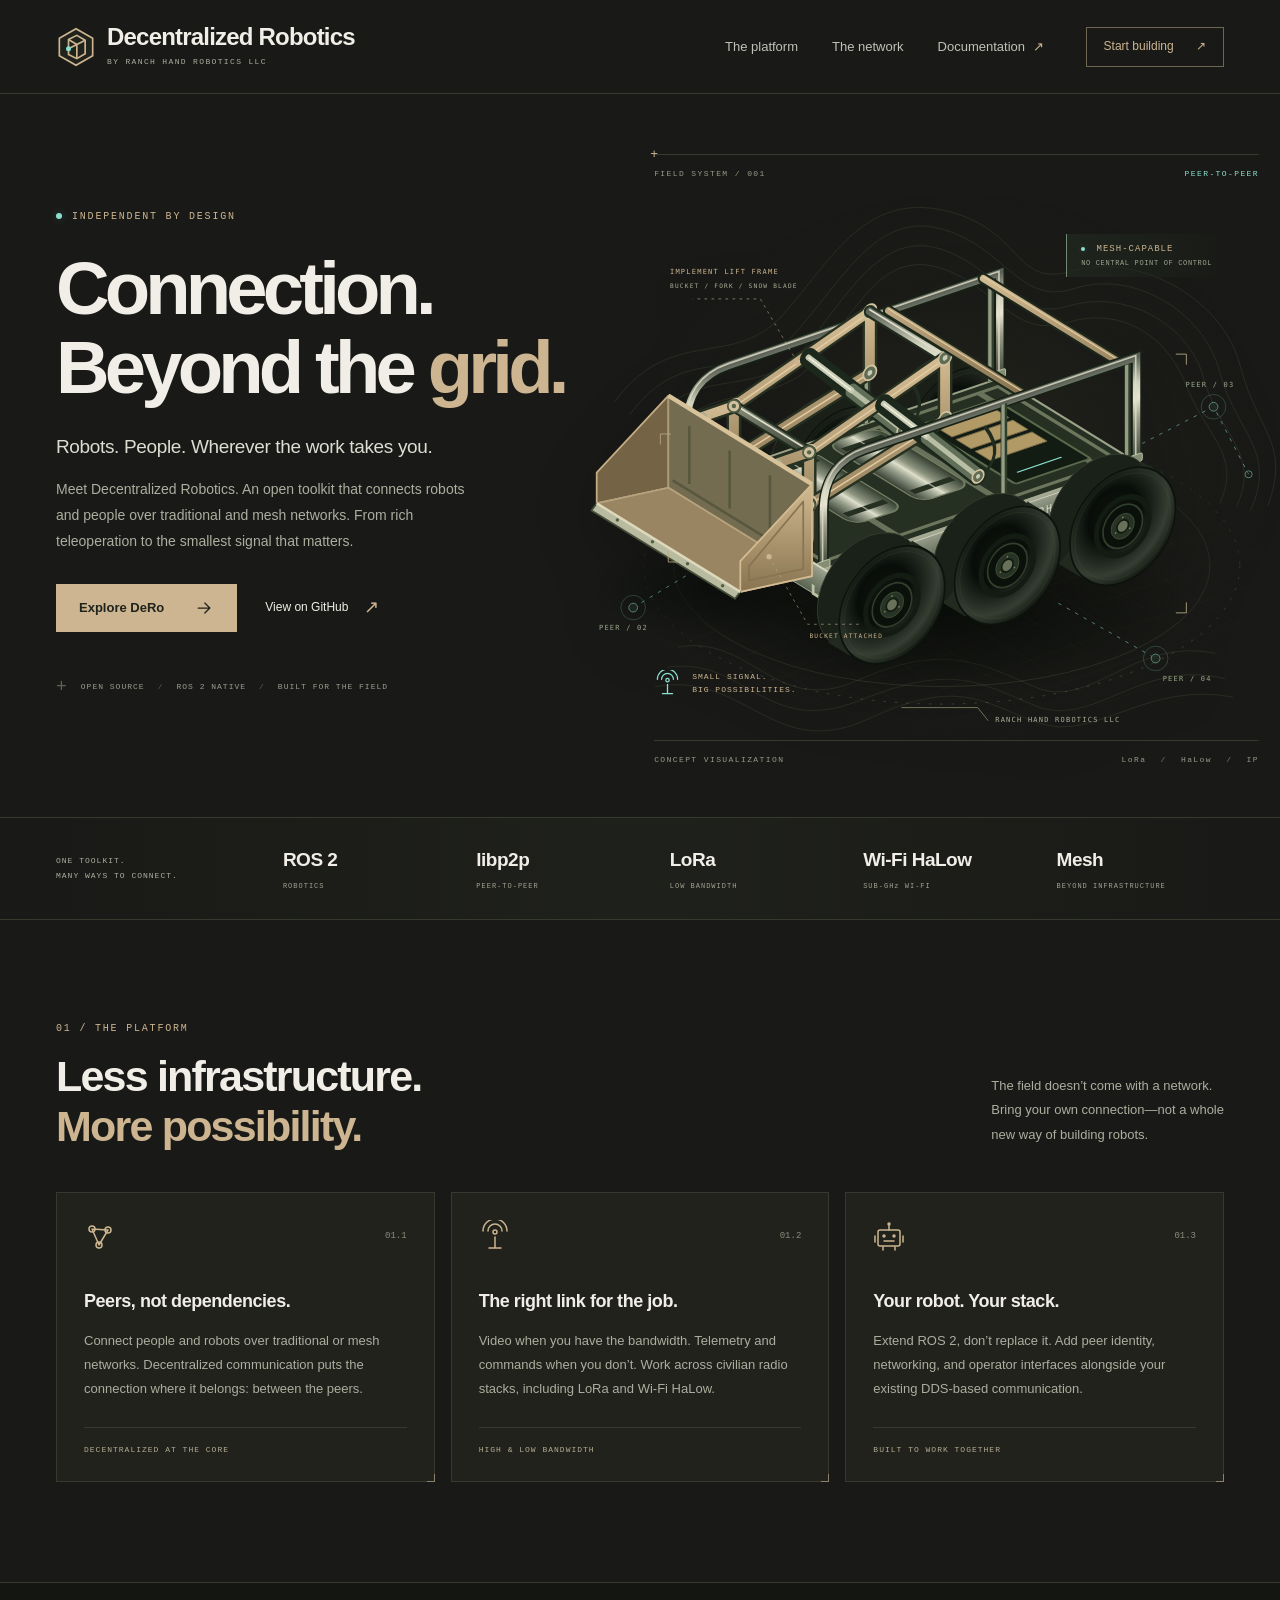
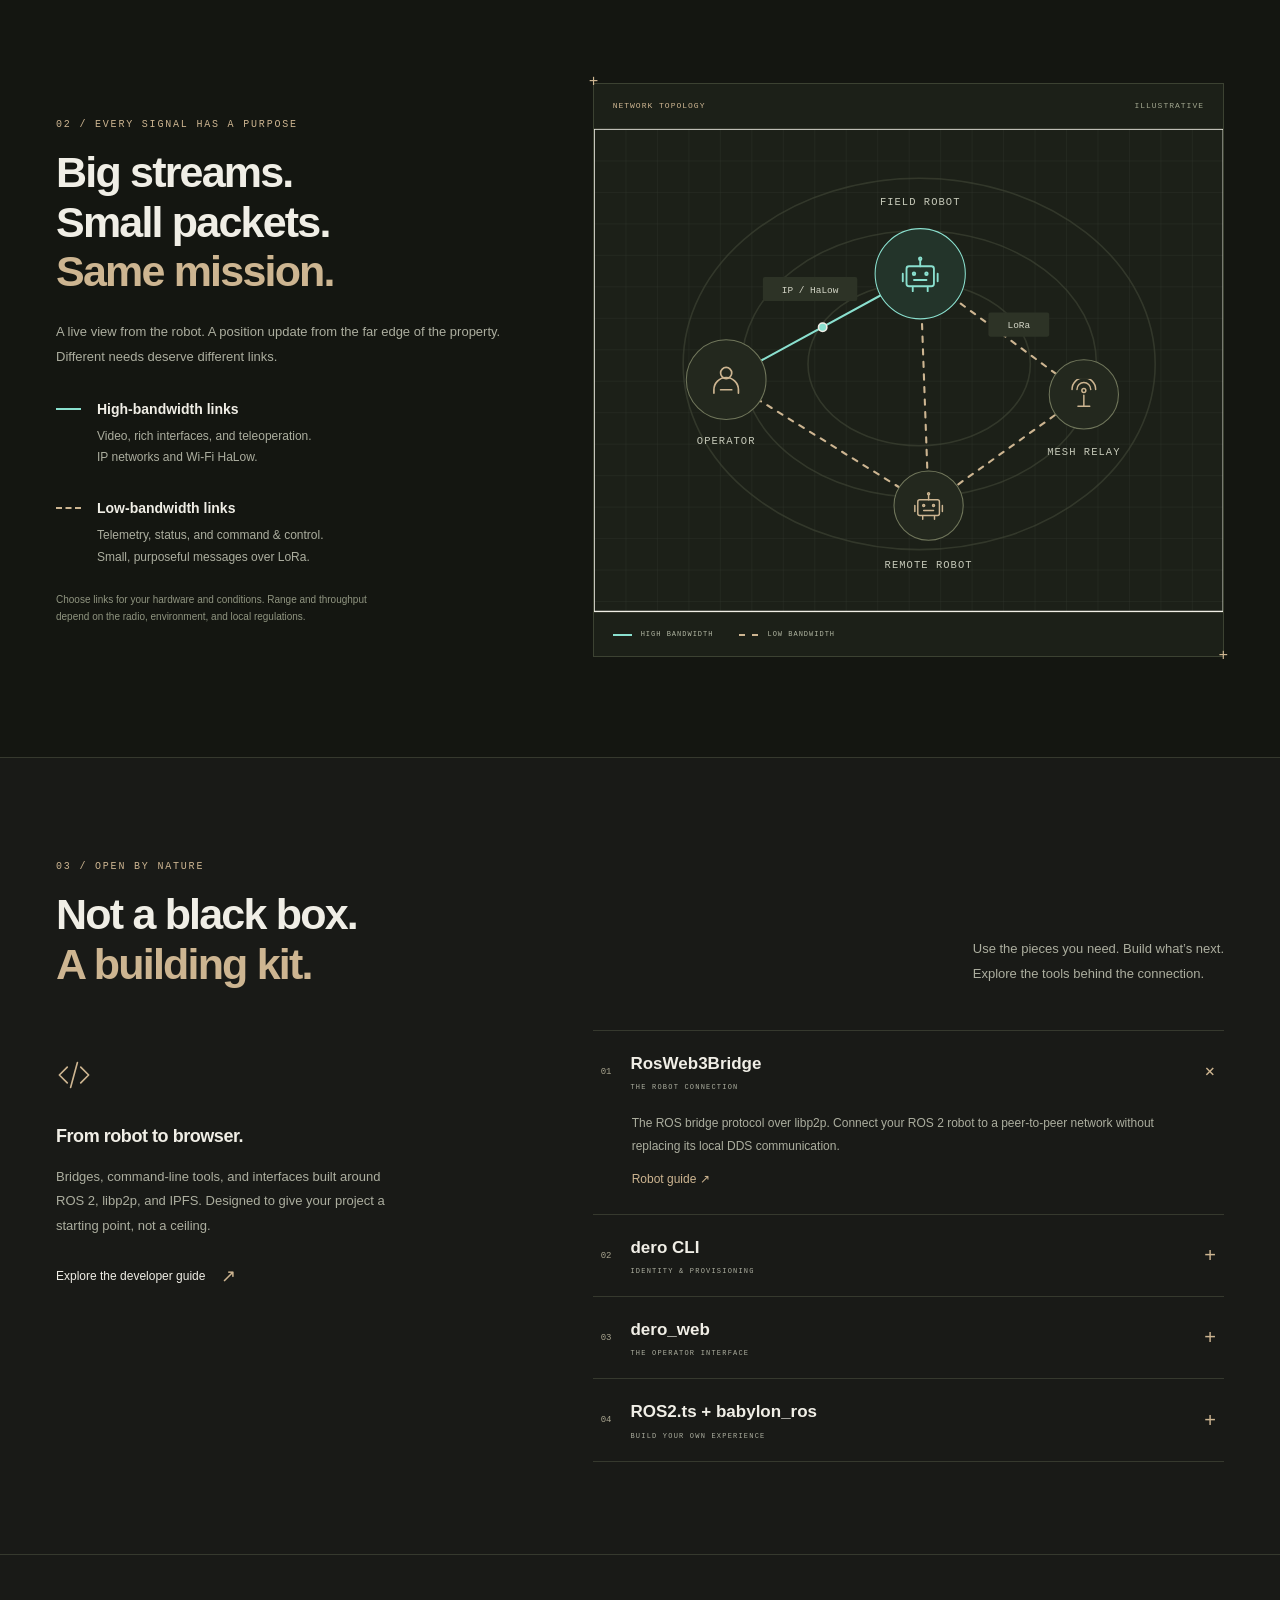
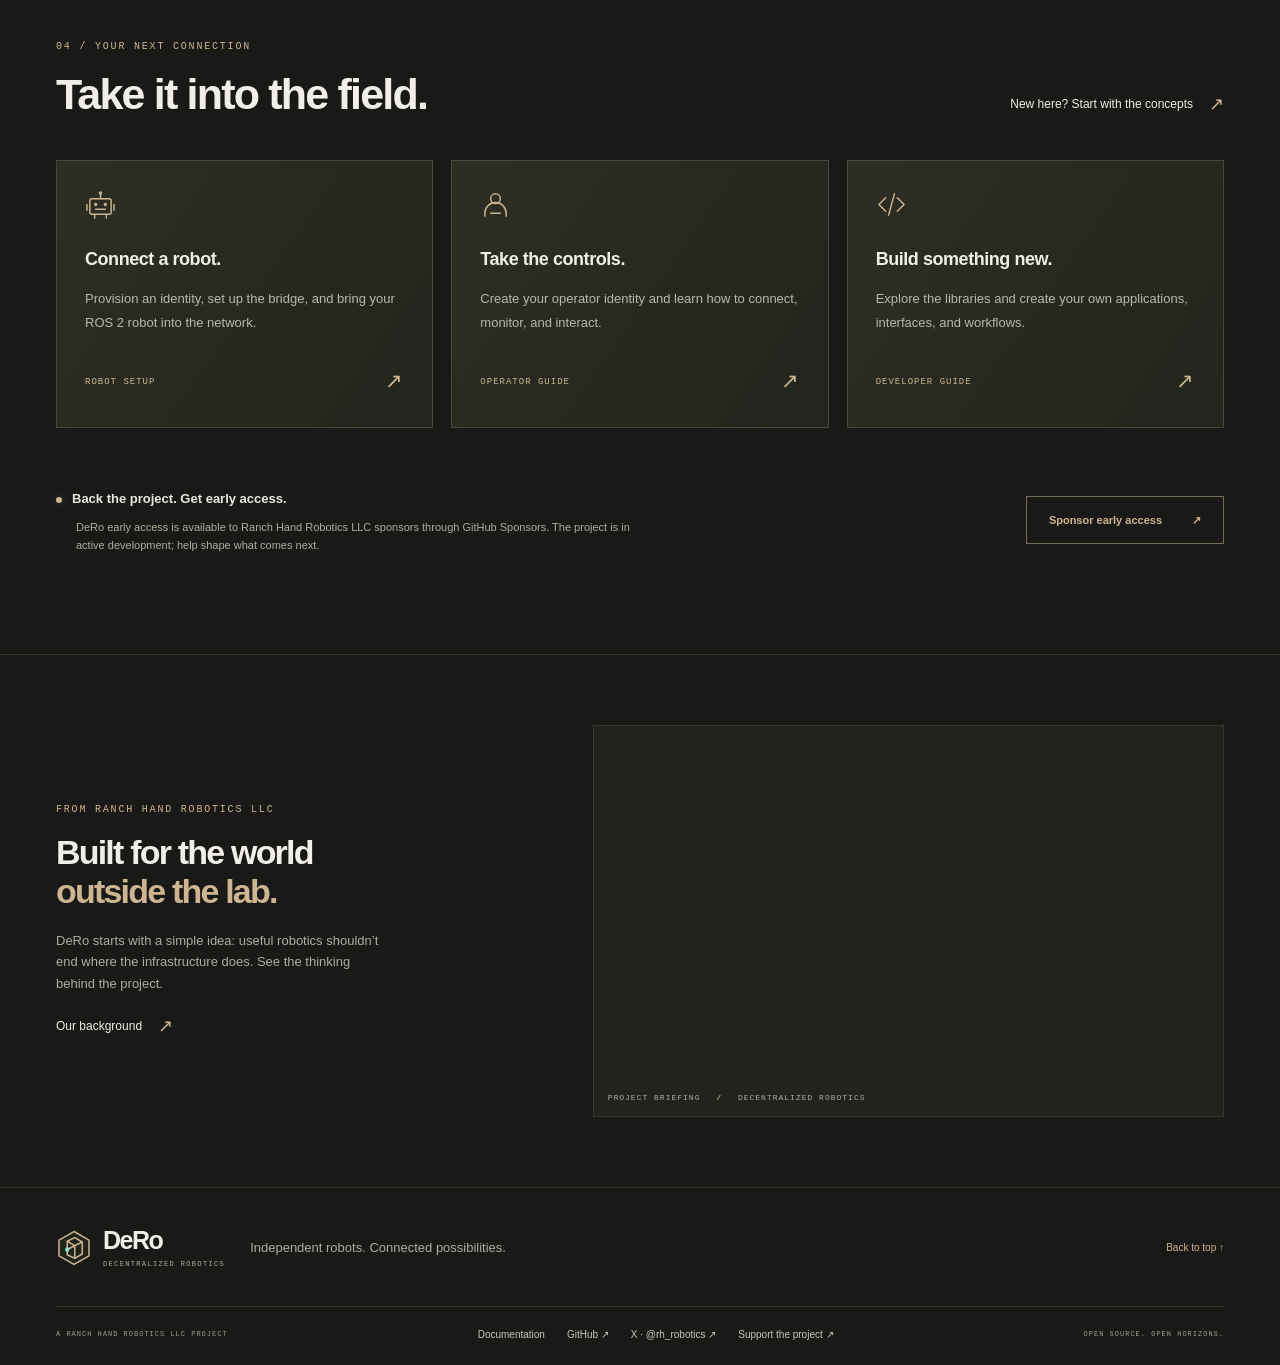
<file: index.html>
<!doctype html>
<html lang="en" class="no-js">
  <head>
    
      <meta charset="utf-8">
      <meta name="viewport" content="width=device-width,initial-scale=1">
      
        <meta name="description" content="An open toolkit connecting robots and people over traditional and mesh networks, from high-bandwidth teleoperation to low-bandwidth telemetry and command and control.">
      
      
        <meta name="author" content="Ranch Hand Robotics LLC">
      
      
      
      
        <link rel="next" href="GettingStarted/Concepts.html">
      
      
        
      
      
      <link rel="icon" href="assets/dero-mark.svg">
      <meta name="generator" content="mkdocs-1.6.1, mkdocs-material-9.7.7">
    
    <title>Decentralized Robotics</title>
    
      <link rel="stylesheet" href="assets/stylesheets/main.ec1eaa64.min.css">
      
        
        <link rel="stylesheet" href="assets/stylesheets/palette.ab4e12ef.min.css">
      
      


    
    
      
    
    
      
    
    
      <link rel="stylesheet" href="stylesheets/extra.css">
    
    <script>__md_scope=new URL(".",location),__md_hash=e=>[...e].reduce(((e,_)=>(e<<5)-e+_.charCodeAt(0)),0),__md_get=(e,_=localStorage,t=__md_scope)=>JSON.parse(_.getItem(t.pathname+"."+e)),__md_set=(e,_,t=localStorage,a=__md_scope)=>{try{t.setItem(a.pathname+"."+e,JSON.stringify(_))}catch(e){}}</script>
    
      

    
    
  
  <link rel="stylesheet" href="stylesheets/home.css">

  </head>
  
  
    
    
      
    
    
    
    
    <body dir="ltr" data-md-color-scheme="slate" data-md-color-primary="custom" data-md-color-accent="custom">
  
    
    <input class="md-toggle" data-md-toggle="drawer" type="checkbox" id="__drawer" autocomplete="off">
    <input class="md-toggle" data-md-toggle="search" type="checkbox" id="__search" autocomplete="off">
    <label class="md-overlay" for="__drawer"></label>
    <div data-md-component="skip">
      
        
        <a href="#connection-beyond-the-grid" class="md-skip">
          Skip to content
        </a>
      
    </div>
    <div data-md-component="announce">
      
    </div>
    
    
<header class="dero-header">
  <a class="dero-brand" href="index.html" aria-label="Decentralized Robotics home">
    <img src="assets/dero-mark.svg" width="40" height="40" alt="">
    <span>Decentralized Robotics<span class="dero-brand-sub">BY RANCH HAND ROBOTICS LLC</span></span>
  </a>
  <nav class="dero-desktop-nav" aria-label="Main navigation">
    <a href="#platform">The platform</a>
    <a href="#networks">The network</a>
    <a href="GettingStarted/Concepts.html">Documentation <span aria-hidden="true">↗</span></a>
  </nav>
  <a class="dero-nav-cta" href="#get-started">Start building <span aria-hidden="true">↗</span></a>
  <details class="dero-mobile-nav">
    <summary>Menu <span aria-hidden="true">＋</span></summary>
    <nav aria-label="Mobile navigation">
      <a href="#platform">The platform</a>
      <a href="#networks">The network</a>
      <a href="GettingStarted/Concepts.html">Documentation</a>
      <a href="#get-started">Start building</a>
      <a href="https://github.com/decentralizedrobotics/decentralizedrobotics">GitHub ↗</a>
      <a href="https://x.com/rh_robotics">X · @rh_robotics ↗</a>
    </nav>
  </details>
</header>

    <div class="md-container" data-md-component="container">
      
      
      <main class="md-main" data-md-component="main">
        <div class="md-main__inner md-grid">
          
          
<div class="dero-home" id="main-content">
  <svg class="dero-icon-library" xmlns="http://www.w3.org/2000/svg" aria-hidden="true">
    <defs>
      <symbol id="icon-network" viewBox="0 0 32 32"><path d="m8 9 16 1M8 9l7 16m9-15-9 15"/><circle cx="8" cy="9" r="3"/><circle cx="24" cy="10" r="3"/><circle cx="15" cy="25" r="3"/></symbol>
      <symbol id="icon-radio" viewBox="0 0 32 32"><path d="M16 17v11m-6 0h12M9 11a7 7 0 0 1 14 0M4 11a12 12 0 0 1 24 0"/><circle cx="16" cy="12" r="2"/></symbol>
      <symbol id="icon-robot" viewBox="0 0 32 32"><rect x="5" y="10" width="22" height="16" rx="2"/><path d="M16 10V5M10 27v3m12-3v3M2 16v6m28-6v6m-19-1h10"/><circle cx="11" cy="16" r="1"/><circle cx="21" cy="16" r="1"/><circle cx="16" cy="4" r="1"/></symbol>
      <symbol id="icon-code" viewBox="0 0 32 32"><path d="m10 9-7 7 7 7m12-14 7 7-7 7M19 5l-6 22"/></symbol>
      <symbol id="icon-person" viewBox="0 0 32 32"><circle cx="16" cy="10" r="5"/><path d="M5 28v-3a11 11 0 0 1 22 0v3M11 25h10"/></symbol>
      <symbol id="icon-arrow" viewBox="0 0 24 24"><path d="M5 12h14m-6-6 6 6-6 6"/></symbol>
    </defs>
  </svg>

  <section class="dero-hero dero-section" aria-labelledby="connection-beyond-the-grid">
    <div class="dero-hero-copy">
      <div class="dero-eyebrow"><span class="dero-status-dot"></span> INDEPENDENT BY DESIGN</div>
      <h1 id="connection-beyond-the-grid" tabindex="-1">Connection.<br>Beyond the <em>grid.</em></h1>
      <p class="dero-hero-description">Robots. People. Wherever the work takes you.</p>
      <p class="dero-hero-detail">Meet Decentralized Robotics. An open toolkit that connects robots and people over traditional and mesh networks. From rich teleoperation to the smallest signal that matters.</p>
      <div class="dero-actions">
        <a class="dero-button dero-button-primary" href="#get-started">Explore DeRo <svg aria-hidden="true"><use href="#icon-arrow"/></svg></a>
        <a class="dero-text-link" href="https://github.com/decentralizedrobotics/decentralizedrobotics">View on GitHub <span aria-hidden="true">↗</span></a>
      </div>
      <div class="dero-hero-note"><span class="dero-small-cross" aria-hidden="true">+</span> OPEN SOURCE <span>/</span> ROS 2 NATIVE <span>/</span> BUILT FOR THE FIELD</div>
    </div>
    <div class="dero-hero-visual">
      <div class="dero-visual-top"><span>FIELD SYSTEM / 001</span><span class="dero-teal">PEER-TO-PEER</span></div>
      <img class="dero-rover" src="assets/rhr-rover.svg" width="900" height="740" alt="Ranch Hand Robotics LLC six-wheel robot with its top implement-lifting frame connected to a front bucket through paired lifting arms and mounting joints. The lift accepts accessories such as a bucket, fork, or snow blade." fetchpriority="high">
      <div class="dero-visual-label dero-label-mesh"><span class="dero-status-dot"></span> MESH-CAPABLE<span class="dero-label-sub">NO CENTRAL POINT OF CONTROL</span></div>
      <div class="dero-visual-label dero-label-radio"><svg aria-hidden="true"><use href="#icon-radio"/></svg><div>SMALL SIGNAL.<br>BIG POSSIBILITIES.</div></div>
      <div class="dero-visual-bottom"><span>CONCEPT VISUALIZATION</span><span>LoRa <b> / </b> HaLow <b> / </b> IP</span></div>
    </div>
  </section>

  <div class="dero-spec-strip" aria-label="Core technologies">
    <span class="dero-spec-caption">ONE TOOLKIT.<br>MANY WAYS TO CONNECT.</span>
    <span>ROS 2 <small>ROBOTICS</small></span>
    <span>libp2p <small>PEER-TO-PEER</small></span>
    <span>LoRa <small>LOW BANDWIDTH</small></span>
    <span>Wi-Fi HaLow <small>SUB-GHz WI-FI</small></span>
    <span>Mesh <small>BEYOND INFRASTRUCTURE</small></span>
  </div>

  <section class="dero-section dero-platform" id="platform" aria-labelledby="platform-title">
    <div class="dero-section-heading">
      <div><p class="dero-eyebrow">01 / THE PLATFORM</p><h2 id="platform-title">Less infrastructure.<br><span>More possibility.</span></h2></div>
      <p>The field doesn’t come with a network.<br>Bring your own connection—not a whole<br class="dero-desktop-break"> new way of building robots.</p>
    </div>
    <div class="dero-feature-grid">
      <article class="dero-feature">
        <div class="dero-card-top"><svg aria-hidden="true"><use href="#icon-network"/></svg><span>01.1</span></div>
        <h3>Peers, not dependencies.</h3>
        <p>Connect people and robots over traditional or mesh networks. Decentralized communication puts the connection where it belongs: between the peers.</p>
        <span class="dero-card-tag">DECENTRALIZED AT THE CORE</span>
      </article>
      <article class="dero-feature">
        <div class="dero-card-top"><svg aria-hidden="true"><use href="#icon-radio"/></svg><span>01.2</span></div>
        <h3>The right link for the job.</h3>
        <p>Video when you have the bandwidth. Telemetry and commands when you don’t. Work across civilian radio stacks, including LoRa and Wi-Fi HaLow.</p>
        <span class="dero-card-tag">HIGH & LOW BANDWIDTH</span>
      </article>
      <article class="dero-feature">
        <div class="dero-card-top"><svg aria-hidden="true"><use href="#icon-robot"/></svg><span>01.3</span></div>
        <h3>Your robot. Your stack.</h3>
        <p>Extend ROS 2, don’t replace it. Add peer identity, networking, and operator interfaces alongside your existing DDS-based communication.</p>
        <span class="dero-card-tag">BUILT TO WORK TOGETHER</span>
      </article>
    </div>
  </section>

  <section class="dero-network-section" id="networks" aria-labelledby="a-network-for-the-way-you-work">
    <div class="dero-section dero-network-inner">
      <div class="dero-network-copy">
        <p class="dero-eyebrow">02 / EVERY SIGNAL HAS A PURPOSE</p>
        <h2 id="a-network-for-the-way-you-work">Big streams.<br>Small packets.<br><span>Same mission.</span></h2>
        <p>A live view from the robot. A position update from the far edge of the property. Different needs deserve different links.</p>
        <div class="dero-link-type"><span class="dero-line-swatch" aria-hidden="true"></span><div><h3>High-bandwidth links</h3><p>Video, rich interfaces, and teleoperation.<br>IP networks and Wi-Fi HaLow.</p></div></div>
        <div class="dero-link-type"><span class="dero-line-swatch dero-dashed" aria-hidden="true"></span><div><h3>Low-bandwidth links</h3><p>Telemetry, status, and command & control.<br>Small, purposeful messages over LoRa.</p></div></div>
        <p class="dero-network-caveat">Choose links for your hardware and conditions. Range and throughput depend on the radio, environment, and local regulations.</p>
      </div>
      <div class="dero-network-map">
        <div class="dero-panel-heading"><span>NETWORK TOPOLOGY</span><span>ILLUSTRATIVE</span></div>
        <svg viewBox="0 0 600 460" role="img" aria-labelledby="topology-title topology-description">
          <title id="topology-title">People and robots, connected as peers</title>
          <desc id="topology-description">An operator connects to a field robot over a high-bandwidth link. Dashed low-bandwidth links connect the robot, a mesh relay, and a remote robot. This is a conceptual topology, not live network status.</desc>
          <defs><pattern id="map-grid" width="30" height="30" patternUnits="userSpaceOnUse"><path d="M30 0H0V30" fill="none" stroke="#33382e" stroke-width=".6"/></pattern></defs>
          <rect width="600" height="460" fill="url(#map-grid)"/>
          <g fill="none" stroke="#454b3a" opacity=".55"><ellipse cx="310" cy="224" rx="225" ry="177"/><ellipse cx="310" cy="224" rx="169" ry="127"/><ellipse cx="310" cy="224" rx="106" ry="78"/></g>
          <g fill="none" stroke-width="2"><path class="dero-map-high" d="M126 239 311 138" stroke="#8ae0cf"/><path d="m311 138 156 115-148 106-193-120m185-101 8 221" stroke="#cdb591" stroke-dasharray="5 7"/></g>
          <g fill="#8ae0cf"><circle class="dero-map-packet" cx="218" cy="189" r="4"/><circle cx="126" cy="239" r="5"/></g>
          <g class="dero-map-node" transform="translate(126 239)"><circle r="38"/><svg x="-17" y="-17" width="34" height="34"><use href="#icon-person"/></svg></g>
          <g class="dero-map-node dero-map-node-primary" transform="translate(311 138)"><circle r="43"/><svg x="-19" y="-19" width="38" height="38"><use href="#icon-robot"/></svg></g>
          <g class="dero-map-node" transform="translate(467 253)"><circle r="33"/><svg x="-15" y="-15" width="30" height="30"><use href="#icon-radio"/></svg></g>
          <g class="dero-map-node" transform="translate(319 359)"><circle r="33"/><svg x="-15" y="-15" width="30" height="30"><use href="#icon-robot"/></svg></g>
          <g class="dero-map-text" text-anchor="middle"><text x="126" y="300">OPERATOR</text><text x="311" y="72">FIELD ROBOT</text><text x="467" y="311">MESH RELAY</text><text x="319" y="419">REMOTE ROBOT</text></g>
          <g class="dero-map-tag"><rect x="161" y="141" width="90" height="23" rx="2"/><text x="206" y="156" text-anchor="middle">IP / HaLow</text><rect x="376" y="175" width="58" height="23" rx="2"/><text x="405" y="190" text-anchor="middle">LoRa</text></g>
        </svg>
        <div class="dero-map-footer"><span><i></i> HIGH BANDWIDTH</span><span><i></i> LOW BANDWIDTH</span></div>
      </div>
    </div>
  </section>

  <section class="dero-section dero-toolkit" aria-labelledby="toolkit-title">
    <div class="dero-section-heading"><div><p class="dero-eyebrow">03 / OPEN BY NATURE</p><h2 id="toolkit-title">Not a black box.<br><span>A building kit.</span></h2></div><p>Use the pieces you need. Build what’s next.<br>Explore the tools behind the connection.</p></div>
    <div class="dero-toolkit-layout">
      <div class="dero-toolkit-intro"><svg aria-hidden="true"><use href="#icon-code"/></svg><h3>From robot to browser.</h3><p>Bridges, command-line tools, and interfaces built around ROS 2, libp2p, and IPFS. Designed to give your project a starting point, not a ceiling.</p><a class="dero-text-link" href="Developer/Guide.html">Explore the developer guide <span aria-hidden="true">↗</span></a></div>
      <div class="dero-components">
        <details class="dero-component" open><summary><span class="dero-component-number">01</span><span>RosWeb3Bridge<small>THE ROBOT CONNECTION</small></span><span class="dero-expand" aria-hidden="true">+</span></summary><p>The ROS bridge protocol over libp2p. Connect your ROS 2 robot to a peer-to-peer network without replacing its local DDS communication. <a href="GettingStarted/Robot.html">Robot guide ↗</a></p></details>
        <details class="dero-component"><summary><span class="dero-component-number">02</span><span>dero CLI<small>IDENTITY & PROVISIONING</small></span><span class="dero-expand" aria-hidden="true">+</span></summary><p>Provision robot identities and associate users from the command line. Start with cryptographic peer identities for robots and people. <a href="GettingStarted/Concepts.html">Understand identities ↗</a></p></details>
        <details class="dero-component"><summary><span class="dero-component-number">03</span><span>dero_web<small>THE OPERATOR INTERFACE</small></span><span class="dero-expand" aria-hidden="true">+</span></summary><p>An IPFS-hosted web application for monitoring and controlling your robot through the libp2p network. <a href="GettingStarted/Operator.html">Operator guide ↗</a></p></details>
        <details class="dero-component"><summary><span class="dero-component-number">04</span><span>ROS2.ts + babylon_ros<small>BUILD YOUR OWN EXPERIENCE</small></span><span class="dero-expand" aria-hidden="true">+</span></summary><p>TypeScript tools for ROS 2 in the browser and Node.js, with Babylon.js-powered 3D and WebXR visualization. <a href="Developer/Guide.html">Developer guide ↗</a></p></details>
      </div>
    </div>
  </section>

  <section class="dero-section dero-get-started" id="get-started" aria-labelledby="start-building">
    <div class="dero-section-heading"><div><p class="dero-eyebrow">04 / YOUR NEXT CONNECTION</p><h2 id="start-building">Take it into the field.</h2></div><a class="dero-text-link" href="GettingStarted/Concepts.html">New here? Start with the concepts <span aria-hidden="true">↗</span></a></div>
    <div class="dero-start-grid">
      <a class="dero-start-card" href="GettingStarted/Robot.html"><svg aria-hidden="true"><use href="#icon-robot"/></svg><h3>Connect a robot.</h3><p>Provision an identity, set up the bridge, and bring your ROS 2 robot into the network.</p><span>ROBOT SETUP <b aria-hidden="true">↗</b></span></a>
      <a class="dero-start-card" href="GettingStarted/Operator.html"><svg aria-hidden="true"><use href="#icon-person"/></svg><h3>Take the controls.</h3><p>Create your operator identity and learn how to connect, monitor, and interact.</p><span>OPERATOR GUIDE <b aria-hidden="true">↗</b></span></a>
      <a class="dero-start-card" href="Developer/Guide.html"><svg aria-hidden="true"><use href="#icon-code"/></svg><h3>Build something new.</h3><p>Explore the libraries and create your own applications, interfaces, and workflows.</p><span>DEVELOPER GUIDE <b aria-hidden="true">↗</b></span></a>
    </div>
    <aside class="dero-early-access"><div><span class="dero-status-dot"></span><strong>Back the project. Get early access.</strong><p>DeRo early access is available to Ranch Hand Robotics LLC sponsors through GitHub Sponsors. The project is in active development; help shape what comes next.</p></div><a class="dero-button dero-button-outline" href="About/Support.html#sponsor-early-access">Sponsor early access <span aria-hidden="true">↗</span></a></aside>
  </section>

  <section class="dero-section dero-story" aria-labelledby="story-title">
    <div><p class="dero-eyebrow">FROM RANCH HAND ROBOTICS LLC</p><h2 id="story-title">Built for the world<br><span>outside the lab.</span></h2><p>DeRo starts with a simple idea: useful robotics shouldn’t end where the infrastructure does. See the thinking behind the project.</p><a class="dero-text-link" href="About/Background.html">Our background <span aria-hidden="true">↗</span></a></div>
    <div class="dero-video"><div class="video-wrapper"><iframe width="560" height="315" src="https://www.youtube-nocookie.com/embed/e5n7-9WroSA" title="Introduction to Decentralized Robotics by Ranch Hand Robotics LLC" loading="lazy" referrerpolicy="strict-origin-when-cross-origin" allow="accelerometer; encrypted-media; gyroscope; picture-in-picture" allowfullscreen></iframe></div><span>PROJECT BRIEFING <b>/</b> DECENTRALIZED ROBOTICS</span></div>
  </section>
</div>

          
  <script>var tabs=__md_get("__tabs");if(Array.isArray(tabs))e:for(var set of document.querySelectorAll(".tabbed-set")){var labels=set.querySelector(".tabbed-labels");for(var tab of tabs)for(var label of labels.getElementsByTagName("label"))if(label.innerText.trim()===tab){var input=document.getElementById(label.htmlFor);input.checked=!0;continue e}}</script>

<script>var target=document.getElementById(location.hash.slice(1));target&&target.name&&(target.checked=target.name.startsWith("__tabbed_"))</script>
        </div>
        
      </main>
      
<footer class="dero-footer">
  <div class="dero-footer-top"><a class="dero-brand" href="index.html" aria-label="DeRo home"><img src="assets/dero-mark.svg" width="36" height="36" alt=""><span>DeRo<span class="dero-brand-sub">DECENTRALIZED ROBOTICS</span></span></a><p>Independent robots. Connected possibilities.</p><a class="dero-back-top" href="#connection-beyond-the-grid">Back to top ↑</a></div>
  <div class="dero-footer-bottom"><span>A RANCH HAND ROBOTICS LLC PROJECT</span><nav aria-label="Footer navigation"><a href="GettingStarted/Concepts.html">Documentation</a><a href="https://github.com/decentralizedrobotics/decentralizedrobotics">GitHub ↗</a><a href="https://x.com/rh_robotics">X · @rh_robotics ↗</a><a href="About/Support.html">Support the project ↗</a></nav><span>OPEN SOURCE. OPEN HORIZONS.</span></div>
</footer>

    </div>
    <div class="md-dialog" data-md-component="dialog">
      <div class="md-dialog__inner md-typeset"></div>
    </div>
    
    
    
      
      
      <script id="__config" type="application/json">{"annotate": null, "base": ".", "features": ["navigation.sections", "content.tabs.link"], "search": "assets/javascripts/workers/search.2c215733.min.js", "tags": null, "translations": {"clipboard.copied": "Copied to clipboard", "clipboard.copy": "Copy to clipboard", "search.result.more.one": "1 more on this page", "search.result.more.other": "# more on this page", "search.result.none": "No matching documents", "search.result.one": "1 matching document", "search.result.other": "# matching documents", "search.result.placeholder": "Type to start searching", "search.result.term.missing": "Missing", "select.version": "Select version"}, "version": null}</script>
    
    
  </body>
</html>
</file>
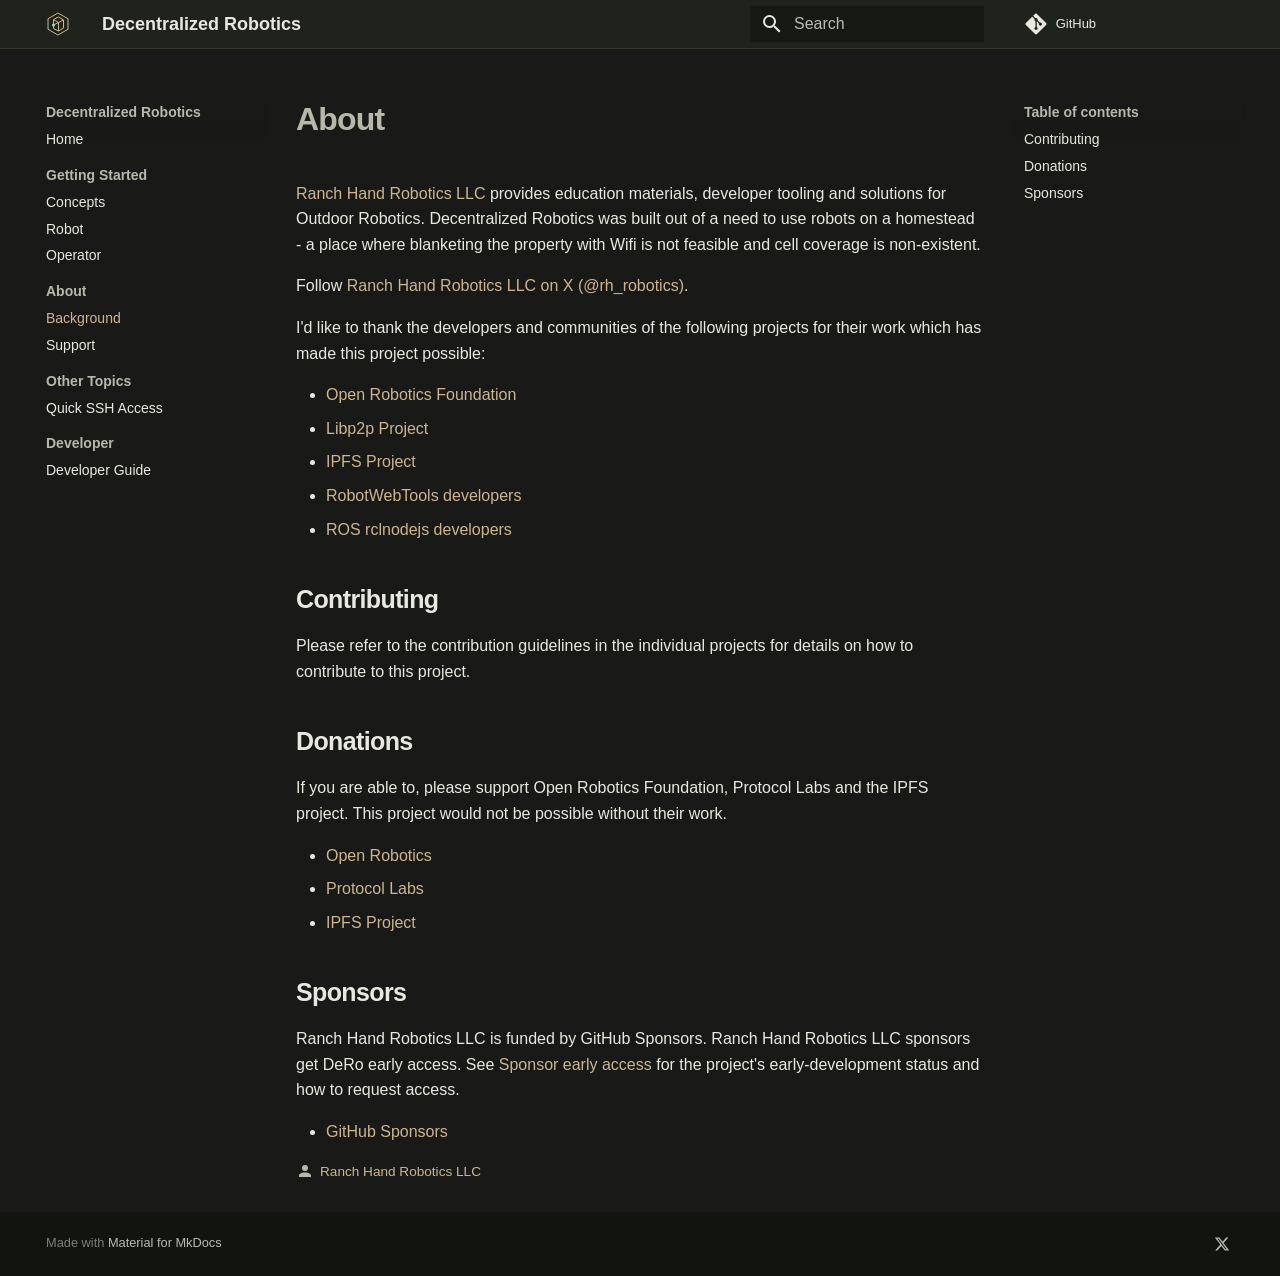
<file: About/Background.html>
<!doctype html>
<html lang="en" class="no-js">
  <head>
    
      <meta charset="utf-8">
      <meta name="viewport" content="width=device-width,initial-scale=1">
      
        <meta name="description" content="Robots and people, connected beyond the grid. Open tools, interfaces, and networking for traditional and mesh networks.">
      
      
        <meta name="author" content="Ranch Hand Robotics LLC">
      
      
      
        <link rel="prev" href="../GettingStarted/Operator.html">
      
      
        <link rel="next" href="Support.html">
      
      
        
      
      
      <link rel="icon" href="../assets/dero-mark.svg">
      <meta name="generator" content="mkdocs-1.6.1, mkdocs-material-9.7.7">
    
    
      
        <title>Background - Decentralized Robotics</title>
      
    
    
      <link rel="stylesheet" href="../assets/stylesheets/main.ec1eaa64.min.css">
      
        
        <link rel="stylesheet" href="../assets/stylesheets/palette.ab4e12ef.min.css">
      
      


    
    
      
    
    
      
    
    
      <link rel="stylesheet" href="../stylesheets/extra.css">
    
    <script>__md_scope=new URL("..",location),__md_hash=e=>[...e].reduce(((e,_)=>(e<<5)-e+_.charCodeAt(0)),0),__md_get=(e,_=localStorage,t=__md_scope)=>JSON.parse(_.getItem(t.pathname+"."+e)),__md_set=(e,_,t=localStorage,a=__md_scope)=>{try{t.setItem(a.pathname+"."+e,JSON.stringify(_))}catch(e){}}</script>
    
      

    
    
  </head>
  
  
    
    
      
    
    
    
    
    <body dir="ltr" data-md-color-scheme="slate" data-md-color-primary="custom" data-md-color-accent="custom">
  
    
    <input class="md-toggle" data-md-toggle="drawer" type="checkbox" id="__drawer" autocomplete="off">
    <input class="md-toggle" data-md-toggle="search" type="checkbox" id="__search" autocomplete="off">
    <label class="md-overlay" for="__drawer"></label>
    <div data-md-component="skip">
      
        
        <a href="#about" class="md-skip">
          Skip to content
        </a>
      
    </div>
    <div data-md-component="announce">
      
    </div>
    
    
      

  

<header class="md-header md-header--shadow" data-md-component="header">
  <nav class="md-header__inner md-grid" aria-label="Header">
    <a href="../index.html" title="Decentralized Robotics" class="md-header__button md-logo" aria-label="Decentralized Robotics" data-md-component="logo">
      
  <img src="../assets/dero-mark.svg" alt="logo">

    </a>
    <label class="md-header__button md-icon" for="__drawer">
      
      <svg xmlns="http://www.w3.org/2000/svg" viewBox="0 0 24 24"><path d="M3 6h18v2H3zm0 5h18v2H3zm0 5h18v2H3z"/></svg>
    </label>
    <div class="md-header__title" data-md-component="header-title">
      <div class="md-header__ellipsis">
        <div class="md-header__topic">
          <span class="md-ellipsis">
            Decentralized Robotics
          </span>
        </div>
        <div class="md-header__topic" data-md-component="header-topic">
          <span class="md-ellipsis">
            
              Background
            
          </span>
        </div>
      </div>
    </div>
    
      
        <form class="md-header__option" data-md-component="palette">
  
    
    
    
    <input class="md-option" data-md-color-media="" data-md-color-scheme="slate" data-md-color-primary="custom" data-md-color-accent="custom"  aria-hidden="true"  type="radio" name="__palette" id="__palette_0">
    
  
</form>
      
    
    
      <script>var palette=__md_get("__palette");if(palette&&palette.color){if("(prefers-color-scheme)"===palette.color.media){var media=matchMedia("(prefers-color-scheme: light)"),input=document.querySelector(media.matches?"[data-md-color-media='(prefers-color-scheme: light)']":"[data-md-color-media='(prefers-color-scheme: dark)']");palette.color.media=input.getAttribute("data-md-color-media"),palette.color.scheme=input.getAttribute("data-md-color-scheme"),palette.color.primary=input.getAttribute("data-md-color-primary"),palette.color.accent=input.getAttribute("data-md-color-accent")}for(var[key,value]of Object.entries(palette.color))document.body.setAttribute("data-md-color-"+key,value)}</script>
    
    
    
      
      
        <label class="md-header__button md-icon" for="__search">
          
          <svg xmlns="http://www.w3.org/2000/svg" viewBox="0 0 24 24"><path d="M9.5 3A6.5 6.5 0 0 1 16 9.5c0 1.61-.59 3.09-1.56 4.23l.27.27h.79l5 5-1.5 1.5-5-5v-.79l-.27-.27A6.52 6.52 0 0 1 9.5 16 6.5 6.5 0 0 1 3 9.5 6.5 6.5 0 0 1 9.5 3m0 2C7 5 5 7 5 9.5S7 14 9.5 14 14 12 14 9.5 12 5 9.5 5"/></svg>
        </label>
        <div class="md-search" data-md-component="search" role="dialog">
  <label class="md-search__overlay" for="__search"></label>
  <div class="md-search__inner" role="search">
    <form class="md-search__form" name="search">
      <input type="text" class="md-search__input" name="query" aria-label="Search" placeholder="Search" autocapitalize="off" autocorrect="off" autocomplete="off" spellcheck="false" data-md-component="search-query" required>
      <label class="md-search__icon md-icon" for="__search">
        
        <svg xmlns="http://www.w3.org/2000/svg" viewBox="0 0 24 24"><path d="M9.5 3A6.5 6.5 0 0 1 16 9.5c0 1.61-.59 3.09-1.56 4.23l.27.27h.79l5 5-1.5 1.5-5-5v-.79l-.27-.27A6.52 6.52 0 0 1 9.5 16 6.5 6.5 0 0 1 3 9.5 6.5 6.5 0 0 1 9.5 3m0 2C7 5 5 7 5 9.5S7 14 9.5 14 14 12 14 9.5 12 5 9.5 5"/></svg>
        
        <svg xmlns="http://www.w3.org/2000/svg" viewBox="0 0 24 24"><path d="M20 11v2H8l5.5 5.5-1.42 1.42L4.16 12l7.92-7.92L13.5 5.5 8 11z"/></svg>
      </label>
      <nav class="md-search__options" aria-label="Search">
        
        <button type="reset" class="md-search__icon md-icon" title="Clear" aria-label="Clear" tabindex="-1">
          
          <svg xmlns="http://www.w3.org/2000/svg" viewBox="0 0 24 24"><path d="M19 6.41 17.59 5 12 10.59 6.41 5 5 6.41 10.59 12 5 17.59 6.41 19 12 13.41 17.59 19 19 17.59 13.41 12z"/></svg>
        </button>
      </nav>
      
    </form>
    <div class="md-search__output">
      <div class="md-search__scrollwrap" tabindex="0" data-md-scrollfix>
        <div class="md-search-result" data-md-component="search-result">
          <div class="md-search-result__meta">
            Initializing search
          </div>
          <ol class="md-search-result__list" role="presentation"></ol>
        </div>
      </div>
    </div>
  </div>
</div>
      
    
    
      <div class="md-header__source">
        <a href="https://github.com/decentralizedrobotics/decentralizedrobotics" title="Go to repository" class="md-source" data-md-component="source">
  <div class="md-source__icon md-icon">
    
    <svg xmlns="http://www.w3.org/2000/svg" viewBox="0 0 448 512"><!--! Font Awesome Free 7.1.0 by @fontawesome - https://fontawesome.com License - https://fontawesome.com/license/free (Icons: CC BY 4.0, Fonts: SIL OFL 1.1, Code: MIT License) Copyright 2025 Fonticons, Inc.--><path d="M439.6 236.1 244 40.5c-5.4-5.5-12.8-8.5-20.4-8.5s-15 3-20.4 8.4L162.5 81l51.5 51.5c27.1-9.1 52.7 16.8 43.4 43.7l49.7 49.7c34.2-11.8 61.2 31 35.5 56.7-26.5 26.5-70.2-2.9-56-37.3L240.3 199v121.9c25.3 12.5 22.3 41.8 9.1 55-6.4 6.4-15.2 10.1-24.3 10.1s-17.8-3.6-24.3-10.1c-17.6-17.6-11.1-46.9 11.2-56v-123c-20.8-8.5-24.6-30.7-18.6-45L142.6 101 8.5 235.1C3 240.6 0 247.9 0 255.5s3 15 8.5 20.4l195.6 195.7c5.4 5.4 12.7 8.4 20.4 8.4s15-3 20.4-8.4l194.7-194.7c5.4-5.4 8.4-12.8 8.4-20.4s-3-15-8.4-20.4"/></svg>
  </div>
  <div class="md-source__repository">
    GitHub
  </div>
</a>
      </div>
    
  </nav>
  
</header>
    
    <div class="md-container" data-md-component="container">
      
      
        
          
        
      
      <main class="md-main" data-md-component="main">
        <div class="md-main__inner md-grid">
          
            
              
              <div class="md-sidebar md-sidebar--primary" data-md-component="sidebar" data-md-type="navigation" >
                <div class="md-sidebar__scrollwrap">
                  <div class="md-sidebar__inner">
                    



<nav class="md-nav md-nav--primary" aria-label="Navigation" data-md-level="0">
  <label class="md-nav__title" for="__drawer">
    <a href="../index.html" title="Decentralized Robotics" class="md-nav__button md-logo" aria-label="Decentralized Robotics" data-md-component="logo">
      
  <img src="../assets/dero-mark.svg" alt="logo">

    </a>
    Decentralized Robotics
  </label>
  
    <div class="md-nav__source">
      <a href="https://github.com/decentralizedrobotics/decentralizedrobotics" title="Go to repository" class="md-source" data-md-component="source">
  <div class="md-source__icon md-icon">
    
    <svg xmlns="http://www.w3.org/2000/svg" viewBox="0 0 448 512"><!--! Font Awesome Free 7.1.0 by @fontawesome - https://fontawesome.com License - https://fontawesome.com/license/free (Icons: CC BY 4.0, Fonts: SIL OFL 1.1, Code: MIT License) Copyright 2025 Fonticons, Inc.--><path d="M439.6 236.1 244 40.5c-5.4-5.5-12.8-8.5-20.4-8.5s-15 3-20.4 8.4L162.5 81l51.5 51.5c27.1-9.1 52.7 16.8 43.4 43.7l49.7 49.7c34.2-11.8 61.2 31 35.5 56.7-26.5 26.5-70.2-2.9-56-37.3L240.3 199v121.9c25.3 12.5 22.3 41.8 9.1 55-6.4 6.4-15.2 10.1-24.3 10.1s-17.8-3.6-24.3-10.1c-17.6-17.6-11.1-46.9 11.2-56v-123c-20.8-8.5-24.6-30.7-18.6-45L142.6 101 8.5 235.1C3 240.6 0 247.9 0 255.5s3 15 8.5 20.4l195.6 195.7c5.4 5.4 12.7 8.4 20.4 8.4s15-3 20.4-8.4l194.7-194.7c5.4-5.4 8.4-12.8 8.4-20.4s-3-15-8.4-20.4"/></svg>
  </div>
  <div class="md-source__repository">
    GitHub
  </div>
</a>
    </div>
  
  <ul class="md-nav__list" data-md-scrollfix>
    
      
      
  
  
  
  
    <li class="md-nav__item">
      <a href="../index.html" class="md-nav__link">
        
  
  
  <span class="md-ellipsis">
    
  
    Home
  

    
  </span>
  
  

      </a>
    </li>
  

    
      
      
  
  
  
  
    
    
    
    
      
        
        
      
    
    
    <li class="md-nav__item md-nav__item--section md-nav__item--nested">
      
        
        
        <input class="md-nav__toggle md-toggle " type="checkbox" id="__nav_2" >
        
          
          <label class="md-nav__link" for="__nav_2" id="__nav_2_label" tabindex="">
            
  
  
  <span class="md-ellipsis">
    
  
    Getting Started
  

    
  </span>
  
  

            <span class="md-nav__icon md-icon"></span>
          </label>
        
        <nav class="md-nav" data-md-level="1" aria-labelledby="__nav_2_label" aria-expanded="false">
          <label class="md-nav__title" for="__nav_2">
            <span class="md-nav__icon md-icon"></span>
            
  
    Getting Started
  

          </label>
          <ul class="md-nav__list" data-md-scrollfix>
            
              
                
  
  
  
  
    <li class="md-nav__item">
      <a href="../GettingStarted/Concepts.html" class="md-nav__link">
        
  
  
  <span class="md-ellipsis">
    
  
    Concepts
  

    
  </span>
  
  

      </a>
    </li>
  

              
            
              
                
  
  
  
  
    <li class="md-nav__item">
      <a href="../GettingStarted/Robot.html" class="md-nav__link">
        
  
  
  <span class="md-ellipsis">
    
  
    Robot
  

    
  </span>
  
  

      </a>
    </li>
  

              
            
              
                
  
  
  
  
    <li class="md-nav__item">
      <a href="../GettingStarted/Operator.html" class="md-nav__link">
        
  
  
  <span class="md-ellipsis">
    
  
    Operator
  

    
  </span>
  
  

      </a>
    </li>
  

              
            
          </ul>
        </nav>
      
    </li>
  

    
      
      
  
  
    
  
  
  
    
    
    
    
      
        
        
      
    
    
    <li class="md-nav__item md-nav__item--active md-nav__item--section md-nav__item--nested">
      
        
        
        <input class="md-nav__toggle md-toggle " type="checkbox" id="__nav_3" checked>
        
          
          <label class="md-nav__link" for="__nav_3" id="__nav_3_label" tabindex="">
            
  
  
  <span class="md-ellipsis">
    
  
    About
  

    
  </span>
  
  

            <span class="md-nav__icon md-icon"></span>
          </label>
        
        <nav class="md-nav" data-md-level="1" aria-labelledby="__nav_3_label" aria-expanded="true">
          <label class="md-nav__title" for="__nav_3">
            <span class="md-nav__icon md-icon"></span>
            
  
    About
  

          </label>
          <ul class="md-nav__list" data-md-scrollfix>
            
              
                
  
  
    
  
  
  
    <li class="md-nav__item md-nav__item--active">
      
      <input class="md-nav__toggle md-toggle" type="checkbox" id="__toc">
      
      
        
      
      
        <label class="md-nav__link md-nav__link--active" for="__toc">
          
  
  
  <span class="md-ellipsis">
    
  
    Background
  

    
  </span>
  
  

          <span class="md-nav__icon md-icon"></span>
        </label>
      
      <a href="Background.html" class="md-nav__link md-nav__link--active">
        
  
  
  <span class="md-ellipsis">
    
  
    Background
  

    
  </span>
  
  

      </a>
      
        

<nav class="md-nav md-nav--secondary" aria-label="Table of contents">
  
  
  
    
  
  
    <label class="md-nav__title" for="__toc">
      <span class="md-nav__icon md-icon"></span>
      Table of contents
    </label>
    <ul class="md-nav__list" data-md-component="toc" data-md-scrollfix>
      
        <li class="md-nav__item">
  <a href="#contributing" class="md-nav__link">
    <span class="md-ellipsis">
      
        Contributing
      
    </span>
  </a>
  
</li>
      
        <li class="md-nav__item">
  <a href="#donations" class="md-nav__link">
    <span class="md-ellipsis">
      
        Donations
      
    </span>
  </a>
  
</li>
      
        <li class="md-nav__item">
  <a href="#sponsors" class="md-nav__link">
    <span class="md-ellipsis">
      
        Sponsors
      
    </span>
  </a>
  
</li>
      
    </ul>
  
</nav>
      
    </li>
  

              
            
              
                
  
  
  
  
    <li class="md-nav__item">
      <a href="Support.html" class="md-nav__link">
        
  
  
  <span class="md-ellipsis">
    
  
    Support
  

    
  </span>
  
  

      </a>
    </li>
  

              
            
          </ul>
        </nav>
      
    </li>
  

    
      
      
  
  
  
  
    
    
    
    
      
        
        
      
    
    
    <li class="md-nav__item md-nav__item--section md-nav__item--nested">
      
        
        
        <input class="md-nav__toggle md-toggle " type="checkbox" id="__nav_4" >
        
          
          <label class="md-nav__link" for="__nav_4" id="__nav_4_label" tabindex="">
            
  
  
  <span class="md-ellipsis">
    
  
    Other Topics
  

    
  </span>
  
  

            <span class="md-nav__icon md-icon"></span>
          </label>
        
        <nav class="md-nav" data-md-level="1" aria-labelledby="__nav_4_label" aria-expanded="false">
          <label class="md-nav__title" for="__nav_4">
            <span class="md-nav__icon md-icon"></span>
            
  
    Other Topics
  

          </label>
          <ul class="md-nav__list" data-md-scrollfix>
            
              
                
  
  
  
  
    <li class="md-nav__item">
      <a href="../Other/Quick-SSH-Access.html" class="md-nav__link">
        
  
  
  <span class="md-ellipsis">
    
  
    Quick SSH Access
  

    
  </span>
  
  

      </a>
    </li>
  

              
            
          </ul>
        </nav>
      
    </li>
  

    
      
      
  
  
  
  
    
    
    
    
      
        
        
      
    
    
    <li class="md-nav__item md-nav__item--section md-nav__item--nested">
      
        
        
        <input class="md-nav__toggle md-toggle " type="checkbox" id="__nav_5" >
        
          
          <label class="md-nav__link" for="__nav_5" id="__nav_5_label" tabindex="">
            
  
  
  <span class="md-ellipsis">
    
  
    Developer
  

    
  </span>
  
  

            <span class="md-nav__icon md-icon"></span>
          </label>
        
        <nav class="md-nav" data-md-level="1" aria-labelledby="__nav_5_label" aria-expanded="false">
          <label class="md-nav__title" for="__nav_5">
            <span class="md-nav__icon md-icon"></span>
            
  
    Developer
  

          </label>
          <ul class="md-nav__list" data-md-scrollfix>
            
              
                
  
  
  
  
    <li class="md-nav__item">
      <a href="../Developer/Guide.html" class="md-nav__link">
        
  
  
  <span class="md-ellipsis">
    
  
    Developer Guide
  

    
  </span>
  
  

      </a>
    </li>
  

              
            
          </ul>
        </nav>
      
    </li>
  

    
  </ul>
</nav>
                  </div>
                </div>
              </div>
            
            
              
              <div class="md-sidebar md-sidebar--secondary" data-md-component="sidebar" data-md-type="toc" >
                <div class="md-sidebar__scrollwrap">
                  <div class="md-sidebar__inner">
                    

<nav class="md-nav md-nav--secondary" aria-label="Table of contents">
  
  
  
    
  
  
    <label class="md-nav__title" for="__toc">
      <span class="md-nav__icon md-icon"></span>
      Table of contents
    </label>
    <ul class="md-nav__list" data-md-component="toc" data-md-scrollfix>
      
        <li class="md-nav__item">
  <a href="#contributing" class="md-nav__link">
    <span class="md-ellipsis">
      
        Contributing
      
    </span>
  </a>
  
</li>
      
        <li class="md-nav__item">
  <a href="#donations" class="md-nav__link">
    <span class="md-ellipsis">
      
        Donations
      
    </span>
  </a>
  
</li>
      
        <li class="md-nav__item">
  <a href="#sponsors" class="md-nav__link">
    <span class="md-ellipsis">
      
        Sponsors
      
    </span>
  </a>
  
</li>
      
    </ul>
  
</nav>
                  </div>
                </div>
              </div>
            
          
          
            <div class="md-content" data-md-component="content">
              
              <article class="md-content__inner md-typeset">
                
                  


  
  


<div><h1 id="about">About</h1>
<p><a href="http://youtube.com/@rh_robotics">Ranch Hand Robotics LLC</a> provides education materials, developer tooling and solutions for Outdoor Robotics. Decentralized Robotics was built out of a need to use robots on a homestead - a place where blanketing the property with Wifi is not feasible and cell coverage is non-existent.</p>
<p>Follow <a href="https://x.com/rh_robotics">Ranch Hand Robotics LLC on X (@rh_robotics)</a>.</p>
<p>I'd like to thank the developers and communities of the following projects for their work which has made this project possible:</p>
<ul>
<li><a href="https://www.openrobotics.org/foundation">Open Robotics Foundation</a></li>
<li><a href="https://libp2p.io/">Libp2p Project</a></li>
<li><a href="https://ipfs.io/">IPFS Project</a></li>
<li><a href="https://github.com/robotwebtools">RobotWebTools developers</a></li>
<li><a href="https://github.com/RobotWebTools/rclnodejs">ROS rclnodejs developers</a></li>
</ul>
<h2 id="contributing">Contributing</h2>
<p>Please refer to the contribution guidelines in the individual projects for details on how to contribute to this project.</p>
<h2 id="donations">Donations</h2>
<p>If you are able to, please support Open Robotics Foundation, Protocol Labs and the IPFS project. This project would not be possible without their work.</p>
<ul>
<li><a href="https://www.openrobotics.org/">Open Robotics</a></li>
<li><a href="https://protocol.ai/">Protocol Labs</a></li>
<li><a href="https://ipfs.io/">IPFS Project</a></li>
</ul>
<h2 id="sponsors">Sponsors</h2>
<p>Ranch Hand Robotics LLC is funded by GitHub Sponsors. Ranch Hand Robotics LLC sponsors get DeRo early access. See <a href="Support.html#sponsor-early-access">Sponsor early access</a> for the project's early-development status and how to request access.</p>
<ul>
<li><a href="https://github.com/sponsors/ranch-hand-robotics">GitHub Sponsors</a></li>
</ul></div>








  <aside class="md-source-file">
    
    
    
      
  
  <span class="md-source-file__fact">
    <span class="md-icon" title="Contributors">
      
        <svg xmlns="http://www.w3.org/2000/svg" viewBox="0 0 24 24"><path d="M12 4a4 4 0 0 1 4 4 4 4 0 0 1-4 4 4 4 0 0 1-4-4 4 4 0 0 1 4-4m0 10c4.42 0 8 1.79 8 4v2H4v-2c0-2.21 3.58-4 8-4"/></svg>
      
    </span>
    <nav>
      
        <a href="mailto:info@ranchhandrobotics.com">Ranch Hand Robotics LLC</a>
    </nav>
  </span>

    
    
  </aside>





                
              </article>
            </div>
          
          
  <script>var tabs=__md_get("__tabs");if(Array.isArray(tabs))e:for(var set of document.querySelectorAll(".tabbed-set")){var labels=set.querySelector(".tabbed-labels");for(var tab of tabs)for(var label of labels.getElementsByTagName("label"))if(label.innerText.trim()===tab){var input=document.getElementById(label.htmlFor);input.checked=!0;continue e}}</script>

<script>var target=document.getElementById(location.hash.slice(1));target&&target.name&&(target.checked=target.name.startsWith("__tabbed_"))</script>
        </div>
        
      </main>
      
        <footer class="md-footer">
  
  <div class="md-footer-meta md-typeset">
    <div class="md-footer-meta__inner md-grid">
      <div class="md-copyright">
  
  
    Made with
    <a href="https://squidfunk.github.io/mkdocs-material/" target="_blank" rel="noopener">
      Material for MkDocs
    </a>
  
</div>
      
        
<div class="md-social">
  
    
    
    
    
    <a href="https://x.com/rh_robotics" target="_blank" rel="noopener" title="Ranch Hand Robotics LLC on X (@rh_robotics)" class="md-social__link">
      <svg xmlns="http://www.w3.org/2000/svg" viewBox="0 0 448 512"><!--! Font Awesome Free 7.1.0 by @fontawesome - https://fontawesome.com License - https://fontawesome.com/license/free (Icons: CC BY 4.0, Fonts: SIL OFL 1.1, Code: MIT License) Copyright 2025 Fonticons, Inc.--><path d="M357.2 48h70.6L273.6 224.2 455 464H313L201.7 318.6 74.5 464H3.8l164.9-188.5L-5.2 48h145.6l100.5 132.9zm-24.8 373.8h39.1L119.1 88h-42z"/></svg>
    </a>
  
</div>
      
    </div>
  </div>
</footer>
      
    </div>
    <div class="md-dialog" data-md-component="dialog">
      <div class="md-dialog__inner md-typeset"></div>
    </div>
    
    
    
      
      
      <script id="__config" type="application/json">{"annotate": null, "base": "..", "features": ["navigation.sections", "content.tabs.link"], "search": "../assets/javascripts/workers/search.2c215733.min.js", "tags": null, "translations": {"clipboard.copied": "Copied to clipboard", "clipboard.copy": "Copy to clipboard", "search.result.more.one": "1 more on this page", "search.result.more.other": "# more on this page", "search.result.none": "No matching documents", "search.result.one": "1 matching document", "search.result.other": "# matching documents", "search.result.placeholder": "Type to start searching", "search.result.term.missing": "Missing", "select.version": "Select version"}, "version": null}</script>
    
    
      <script src="../assets/javascripts/bundle.d7400e89.min.js"></script>
      
    
  </body>
</html>
</file>
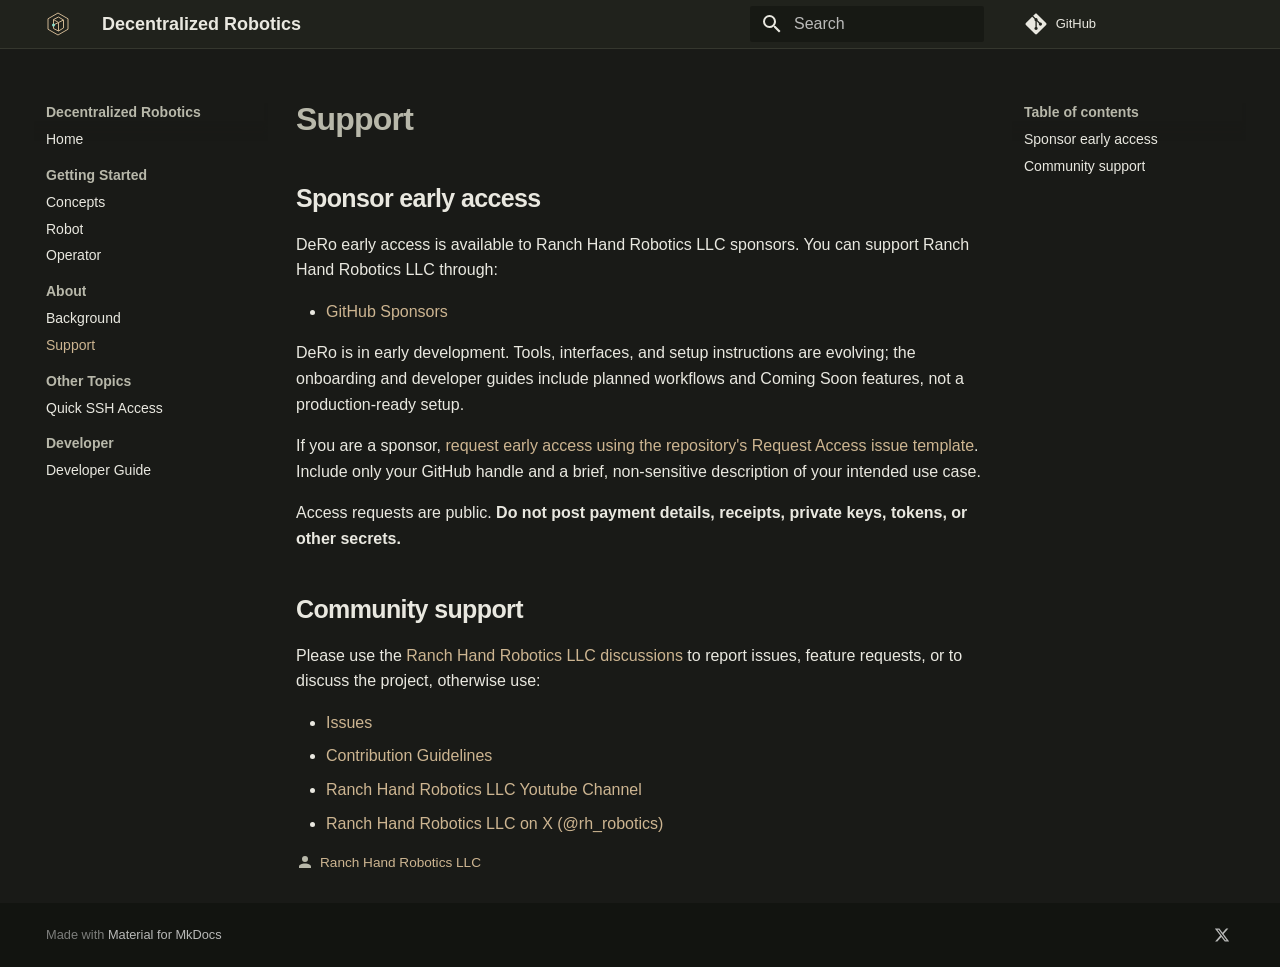
<file: About/Support.html>
<!doctype html>
<html lang="en" class="no-js">
  <head>
    
      <meta charset="utf-8">
      <meta name="viewport" content="width=device-width,initial-scale=1">
      
        <meta name="description" content="Robots and people, connected beyond the grid. Open tools, interfaces, and networking for traditional and mesh networks.">
      
      
        <meta name="author" content="Ranch Hand Robotics LLC">
      
      
      
        <link rel="prev" href="Background.html">
      
      
        <link rel="next" href="../Other/Quick-SSH-Access.html">
      
      
        
      
      
      <link rel="icon" href="../assets/dero-mark.svg">
      <meta name="generator" content="mkdocs-1.6.1, mkdocs-material-9.7.7">
    
    
      
        <title>Support - Decentralized Robotics</title>
      
    
    
      <link rel="stylesheet" href="../assets/stylesheets/main.ec1eaa64.min.css">
      
        
        <link rel="stylesheet" href="../assets/stylesheets/palette.ab4e12ef.min.css">
      
      


    
    
      
    
    
      
    
    
      <link rel="stylesheet" href="../stylesheets/extra.css">
    
    <script>__md_scope=new URL("..",location),__md_hash=e=>[...e].reduce(((e,_)=>(e<<5)-e+_.charCodeAt(0)),0),__md_get=(e,_=localStorage,t=__md_scope)=>JSON.parse(_.getItem(t.pathname+"."+e)),__md_set=(e,_,t=localStorage,a=__md_scope)=>{try{t.setItem(a.pathname+"."+e,JSON.stringify(_))}catch(e){}}</script>
    
      

    
    
  </head>
  
  
    
    
      
    
    
    
    
    <body dir="ltr" data-md-color-scheme="slate" data-md-color-primary="custom" data-md-color-accent="custom">
  
    
    <input class="md-toggle" data-md-toggle="drawer" type="checkbox" id="__drawer" autocomplete="off">
    <input class="md-toggle" data-md-toggle="search" type="checkbox" id="__search" autocomplete="off">
    <label class="md-overlay" for="__drawer"></label>
    <div data-md-component="skip">
      
        
        <a href="#support" class="md-skip">
          Skip to content
        </a>
      
    </div>
    <div data-md-component="announce">
      
    </div>
    
    
      

  

<header class="md-header md-header--shadow" data-md-component="header">
  <nav class="md-header__inner md-grid" aria-label="Header">
    <a href="../index.html" title="Decentralized Robotics" class="md-header__button md-logo" aria-label="Decentralized Robotics" data-md-component="logo">
      
  <img src="../assets/dero-mark.svg" alt="logo">

    </a>
    <label class="md-header__button md-icon" for="__drawer">
      
      <svg xmlns="http://www.w3.org/2000/svg" viewBox="0 0 24 24"><path d="M3 6h18v2H3zm0 5h18v2H3zm0 5h18v2H3z"/></svg>
    </label>
    <div class="md-header__title" data-md-component="header-title">
      <div class="md-header__ellipsis">
        <div class="md-header__topic">
          <span class="md-ellipsis">
            Decentralized Robotics
          </span>
        </div>
        <div class="md-header__topic" data-md-component="header-topic">
          <span class="md-ellipsis">
            
              Support
            
          </span>
        </div>
      </div>
    </div>
    
      
        <form class="md-header__option" data-md-component="palette">
  
    
    
    
    <input class="md-option" data-md-color-media="" data-md-color-scheme="slate" data-md-color-primary="custom" data-md-color-accent="custom"  aria-hidden="true"  type="radio" name="__palette" id="__palette_0">
    
  
</form>
      
    
    
      <script>var palette=__md_get("__palette");if(palette&&palette.color){if("(prefers-color-scheme)"===palette.color.media){var media=matchMedia("(prefers-color-scheme: light)"),input=document.querySelector(media.matches?"[data-md-color-media='(prefers-color-scheme: light)']":"[data-md-color-media='(prefers-color-scheme: dark)']");palette.color.media=input.getAttribute("data-md-color-media"),palette.color.scheme=input.getAttribute("data-md-color-scheme"),palette.color.primary=input.getAttribute("data-md-color-primary"),palette.color.accent=input.getAttribute("data-md-color-accent")}for(var[key,value]of Object.entries(palette.color))document.body.setAttribute("data-md-color-"+key,value)}</script>
    
    
    
      
      
        <label class="md-header__button md-icon" for="__search">
          
          <svg xmlns="http://www.w3.org/2000/svg" viewBox="0 0 24 24"><path d="M9.5 3A6.5 6.5 0 0 1 16 9.5c0 1.61-.59 3.09-1.56 4.23l.27.27h.79l5 5-1.5 1.5-5-5v-.79l-.27-.27A6.52 6.52 0 0 1 9.5 16 6.5 6.5 0 0 1 3 9.5 6.5 6.5 0 0 1 9.5 3m0 2C7 5 5 7 5 9.5S7 14 9.5 14 14 12 14 9.5 12 5 9.5 5"/></svg>
        </label>
        <div class="md-search" data-md-component="search" role="dialog">
  <label class="md-search__overlay" for="__search"></label>
  <div class="md-search__inner" role="search">
    <form class="md-search__form" name="search">
      <input type="text" class="md-search__input" name="query" aria-label="Search" placeholder="Search" autocapitalize="off" autocorrect="off" autocomplete="off" spellcheck="false" data-md-component="search-query" required>
      <label class="md-search__icon md-icon" for="__search">
        
        <svg xmlns="http://www.w3.org/2000/svg" viewBox="0 0 24 24"><path d="M9.5 3A6.5 6.5 0 0 1 16 9.5c0 1.61-.59 3.09-1.56 4.23l.27.27h.79l5 5-1.5 1.5-5-5v-.79l-.27-.27A6.52 6.52 0 0 1 9.5 16 6.5 6.5 0 0 1 3 9.5 6.5 6.5 0 0 1 9.5 3m0 2C7 5 5 7 5 9.5S7 14 9.5 14 14 12 14 9.5 12 5 9.5 5"/></svg>
        
        <svg xmlns="http://www.w3.org/2000/svg" viewBox="0 0 24 24"><path d="M20 11v2H8l5.5 5.5-1.42 1.42L4.16 12l7.92-7.92L13.5 5.5 8 11z"/></svg>
      </label>
      <nav class="md-search__options" aria-label="Search">
        
        <button type="reset" class="md-search__icon md-icon" title="Clear" aria-label="Clear" tabindex="-1">
          
          <svg xmlns="http://www.w3.org/2000/svg" viewBox="0 0 24 24"><path d="M19 6.41 17.59 5 12 10.59 6.41 5 5 6.41 10.59 12 5 17.59 6.41 19 12 13.41 17.59 19 19 17.59 13.41 12z"/></svg>
        </button>
      </nav>
      
    </form>
    <div class="md-search__output">
      <div class="md-search__scrollwrap" tabindex="0" data-md-scrollfix>
        <div class="md-search-result" data-md-component="search-result">
          <div class="md-search-result__meta">
            Initializing search
          </div>
          <ol class="md-search-result__list" role="presentation"></ol>
        </div>
      </div>
    </div>
  </div>
</div>
      
    
    
      <div class="md-header__source">
        <a href="https://github.com/decentralizedrobotics/decentralizedrobotics" title="Go to repository" class="md-source" data-md-component="source">
  <div class="md-source__icon md-icon">
    
    <svg xmlns="http://www.w3.org/2000/svg" viewBox="0 0 448 512"><!--! Font Awesome Free 7.1.0 by @fontawesome - https://fontawesome.com License - https://fontawesome.com/license/free (Icons: CC BY 4.0, Fonts: SIL OFL 1.1, Code: MIT License) Copyright 2025 Fonticons, Inc.--><path d="M439.6 236.1 244 40.5c-5.4-5.5-12.8-8.5-20.4-8.5s-15 3-20.4 8.4L162.5 81l51.5 51.5c27.1-9.1 52.7 16.8 43.4 43.7l49.7 49.7c34.2-11.8 61.2 31 35.5 56.7-26.5 26.5-70.2-2.9-56-37.3L240.3 199v121.9c25.3 12.5 22.3 41.8 9.1 55-6.4 6.4-15.2 10.1-24.3 10.1s-17.8-3.6-24.3-10.1c-17.6-17.6-11.1-46.9 11.2-56v-123c-20.8-8.5-24.6-30.7-18.6-45L142.6 101 8.5 235.1C3 240.6 0 247.9 0 255.5s3 15 8.5 20.4l195.6 195.7c5.4 5.4 12.7 8.4 20.4 8.4s15-3 20.4-8.4l194.7-194.7c5.4-5.4 8.4-12.8 8.4-20.4s-3-15-8.4-20.4"/></svg>
  </div>
  <div class="md-source__repository">
    GitHub
  </div>
</a>
      </div>
    
  </nav>
  
</header>
    
    <div class="md-container" data-md-component="container">
      
      
        
          
        
      
      <main class="md-main" data-md-component="main">
        <div class="md-main__inner md-grid">
          
            
              
              <div class="md-sidebar md-sidebar--primary" data-md-component="sidebar" data-md-type="navigation" >
                <div class="md-sidebar__scrollwrap">
                  <div class="md-sidebar__inner">
                    



<nav class="md-nav md-nav--primary" aria-label="Navigation" data-md-level="0">
  <label class="md-nav__title" for="__drawer">
    <a href="../index.html" title="Decentralized Robotics" class="md-nav__button md-logo" aria-label="Decentralized Robotics" data-md-component="logo">
      
  <img src="../assets/dero-mark.svg" alt="logo">

    </a>
    Decentralized Robotics
  </label>
  
    <div class="md-nav__source">
      <a href="https://github.com/decentralizedrobotics/decentralizedrobotics" title="Go to repository" class="md-source" data-md-component="source">
  <div class="md-source__icon md-icon">
    
    <svg xmlns="http://www.w3.org/2000/svg" viewBox="0 0 448 512"><!--! Font Awesome Free 7.1.0 by @fontawesome - https://fontawesome.com License - https://fontawesome.com/license/free (Icons: CC BY 4.0, Fonts: SIL OFL 1.1, Code: MIT License) Copyright 2025 Fonticons, Inc.--><path d="M439.6 236.1 244 40.5c-5.4-5.5-12.8-8.5-20.4-8.5s-15 3-20.4 8.4L162.5 81l51.5 51.5c27.1-9.1 52.7 16.8 43.4 43.7l49.7 49.7c34.2-11.8 61.2 31 35.5 56.7-26.5 26.5-70.2-2.9-56-37.3L240.3 199v121.9c25.3 12.5 22.3 41.8 9.1 55-6.4 6.4-15.2 10.1-24.3 10.1s-17.8-3.6-24.3-10.1c-17.6-17.6-11.1-46.9 11.2-56v-123c-20.8-8.5-24.6-30.7-18.6-45L142.6 101 8.5 235.1C3 240.6 0 247.9 0 255.5s3 15 8.5 20.4l195.6 195.7c5.4 5.4 12.7 8.4 20.4 8.4s15-3 20.4-8.4l194.7-194.7c5.4-5.4 8.4-12.8 8.4-20.4s-3-15-8.4-20.4"/></svg>
  </div>
  <div class="md-source__repository">
    GitHub
  </div>
</a>
    </div>
  
  <ul class="md-nav__list" data-md-scrollfix>
    
      
      
  
  
  
  
    <li class="md-nav__item">
      <a href="../index.html" class="md-nav__link">
        
  
  
  <span class="md-ellipsis">
    
  
    Home
  

    
  </span>
  
  

      </a>
    </li>
  

    
      
      
  
  
  
  
    
    
    
    
      
        
        
      
    
    
    <li class="md-nav__item md-nav__item--section md-nav__item--nested">
      
        
        
        <input class="md-nav__toggle md-toggle " type="checkbox" id="__nav_2" >
        
          
          <label class="md-nav__link" for="__nav_2" id="__nav_2_label" tabindex="">
            
  
  
  <span class="md-ellipsis">
    
  
    Getting Started
  

    
  </span>
  
  

            <span class="md-nav__icon md-icon"></span>
          </label>
        
        <nav class="md-nav" data-md-level="1" aria-labelledby="__nav_2_label" aria-expanded="false">
          <label class="md-nav__title" for="__nav_2">
            <span class="md-nav__icon md-icon"></span>
            
  
    Getting Started
  

          </label>
          <ul class="md-nav__list" data-md-scrollfix>
            
              
                
  
  
  
  
    <li class="md-nav__item">
      <a href="../GettingStarted/Concepts.html" class="md-nav__link">
        
  
  
  <span class="md-ellipsis">
    
  
    Concepts
  

    
  </span>
  
  

      </a>
    </li>
  

              
            
              
                
  
  
  
  
    <li class="md-nav__item">
      <a href="../GettingStarted/Robot.html" class="md-nav__link">
        
  
  
  <span class="md-ellipsis">
    
  
    Robot
  

    
  </span>
  
  

      </a>
    </li>
  

              
            
              
                
  
  
  
  
    <li class="md-nav__item">
      <a href="../GettingStarted/Operator.html" class="md-nav__link">
        
  
  
  <span class="md-ellipsis">
    
  
    Operator
  

    
  </span>
  
  

      </a>
    </li>
  

              
            
          </ul>
        </nav>
      
    </li>
  

    
      
      
  
  
    
  
  
  
    
    
    
    
      
        
        
      
    
    
    <li class="md-nav__item md-nav__item--active md-nav__item--section md-nav__item--nested">
      
        
        
        <input class="md-nav__toggle md-toggle " type="checkbox" id="__nav_3" checked>
        
          
          <label class="md-nav__link" for="__nav_3" id="__nav_3_label" tabindex="">
            
  
  
  <span class="md-ellipsis">
    
  
    About
  

    
  </span>
  
  

            <span class="md-nav__icon md-icon"></span>
          </label>
        
        <nav class="md-nav" data-md-level="1" aria-labelledby="__nav_3_label" aria-expanded="true">
          <label class="md-nav__title" for="__nav_3">
            <span class="md-nav__icon md-icon"></span>
            
  
    About
  

          </label>
          <ul class="md-nav__list" data-md-scrollfix>
            
              
                
  
  
  
  
    <li class="md-nav__item">
      <a href="Background.html" class="md-nav__link">
        
  
  
  <span class="md-ellipsis">
    
  
    Background
  

    
  </span>
  
  

      </a>
    </li>
  

              
            
              
                
  
  
    
  
  
  
    <li class="md-nav__item md-nav__item--active">
      
      <input class="md-nav__toggle md-toggle" type="checkbox" id="__toc">
      
      
        
      
      
        <label class="md-nav__link md-nav__link--active" for="__toc">
          
  
  
  <span class="md-ellipsis">
    
  
    Support
  

    
  </span>
  
  

          <span class="md-nav__icon md-icon"></span>
        </label>
      
      <a href="Support.html" class="md-nav__link md-nav__link--active">
        
  
  
  <span class="md-ellipsis">
    
  
    Support
  

    
  </span>
  
  

      </a>
      
        

<nav class="md-nav md-nav--secondary" aria-label="Table of contents">
  
  
  
    
  
  
    <label class="md-nav__title" for="__toc">
      <span class="md-nav__icon md-icon"></span>
      Table of contents
    </label>
    <ul class="md-nav__list" data-md-component="toc" data-md-scrollfix>
      
        <li class="md-nav__item">
  <a href="#sponsor-early-access" class="md-nav__link">
    <span class="md-ellipsis">
      
        Sponsor early access
      
    </span>
  </a>
  
</li>
      
        <li class="md-nav__item">
  <a href="#community-support" class="md-nav__link">
    <span class="md-ellipsis">
      
        Community support
      
    </span>
  </a>
  
</li>
      
    </ul>
  
</nav>
      
    </li>
  

              
            
          </ul>
        </nav>
      
    </li>
  

    
      
      
  
  
  
  
    
    
    
    
      
        
        
      
    
    
    <li class="md-nav__item md-nav__item--section md-nav__item--nested">
      
        
        
        <input class="md-nav__toggle md-toggle " type="checkbox" id="__nav_4" >
        
          
          <label class="md-nav__link" for="__nav_4" id="__nav_4_label" tabindex="">
            
  
  
  <span class="md-ellipsis">
    
  
    Other Topics
  

    
  </span>
  
  

            <span class="md-nav__icon md-icon"></span>
          </label>
        
        <nav class="md-nav" data-md-level="1" aria-labelledby="__nav_4_label" aria-expanded="false">
          <label class="md-nav__title" for="__nav_4">
            <span class="md-nav__icon md-icon"></span>
            
  
    Other Topics
  

          </label>
          <ul class="md-nav__list" data-md-scrollfix>
            
              
                
  
  
  
  
    <li class="md-nav__item">
      <a href="../Other/Quick-SSH-Access.html" class="md-nav__link">
        
  
  
  <span class="md-ellipsis">
    
  
    Quick SSH Access
  

    
  </span>
  
  

      </a>
    </li>
  

              
            
          </ul>
        </nav>
      
    </li>
  

    
      
      
  
  
  
  
    
    
    
    
      
        
        
      
    
    
    <li class="md-nav__item md-nav__item--section md-nav__item--nested">
      
        
        
        <input class="md-nav__toggle md-toggle " type="checkbox" id="__nav_5" >
        
          
          <label class="md-nav__link" for="__nav_5" id="__nav_5_label" tabindex="">
            
  
  
  <span class="md-ellipsis">
    
  
    Developer
  

    
  </span>
  
  

            <span class="md-nav__icon md-icon"></span>
          </label>
        
        <nav class="md-nav" data-md-level="1" aria-labelledby="__nav_5_label" aria-expanded="false">
          <label class="md-nav__title" for="__nav_5">
            <span class="md-nav__icon md-icon"></span>
            
  
    Developer
  

          </label>
          <ul class="md-nav__list" data-md-scrollfix>
            
              
                
  
  
  
  
    <li class="md-nav__item">
      <a href="../Developer/Guide.html" class="md-nav__link">
        
  
  
  <span class="md-ellipsis">
    
  
    Developer Guide
  

    
  </span>
  
  

      </a>
    </li>
  

              
            
          </ul>
        </nav>
      
    </li>
  

    
  </ul>
</nav>
                  </div>
                </div>
              </div>
            
            
              
              <div class="md-sidebar md-sidebar--secondary" data-md-component="sidebar" data-md-type="toc" >
                <div class="md-sidebar__scrollwrap">
                  <div class="md-sidebar__inner">
                    

<nav class="md-nav md-nav--secondary" aria-label="Table of contents">
  
  
  
    
  
  
    <label class="md-nav__title" for="__toc">
      <span class="md-nav__icon md-icon"></span>
      Table of contents
    </label>
    <ul class="md-nav__list" data-md-component="toc" data-md-scrollfix>
      
        <li class="md-nav__item">
  <a href="#sponsor-early-access" class="md-nav__link">
    <span class="md-ellipsis">
      
        Sponsor early access
      
    </span>
  </a>
  
</li>
      
        <li class="md-nav__item">
  <a href="#community-support" class="md-nav__link">
    <span class="md-ellipsis">
      
        Community support
      
    </span>
  </a>
  
</li>
      
    </ul>
  
</nav>
                  </div>
                </div>
              </div>
            
          
          
            <div class="md-content" data-md-component="content">
              
              <article class="md-content__inner md-typeset">
                
                  


  
  


<div><h1 id="support">Support</h1>
<h2 id="sponsor-early-access">Sponsor early access</h2>
<p>DeRo early access is available to Ranch Hand Robotics LLC sponsors. You can support Ranch Hand Robotics LLC through:</p>
<ul>
<li><a href="https://github.com/sponsors/ranch-hand-robotics">GitHub Sponsors</a></li>
</ul>
<p>DeRo is in early development. Tools, interfaces, and setup instructions are evolving; the onboarding and developer guides include planned workflows and Coming Soon features, not a production-ready setup.</p>
<p>If you are a sponsor, <a href="https://github.com/decentralizedrobotics/decentralizedrobotics/issues/new?template=request-access.md&amp;title=Request+Access">request early access using the repository's Request Access issue template</a>. Include only your GitHub handle and a brief, non-sensitive description of your intended use case.</p>
<p>Access requests are public. <strong>Do not post payment details, receipts, private keys, tokens, or other secrets.</strong></p>
<h2 id="community-support">Community support</h2>
<p>Please use the <a href="https://github.com/orgs/Ranch-Hand-Robotics/discussions">Ranch Hand Robotics LLC discussions</a> to report issues, feature requests, or to discuss the project, otherwise use:</p>
<ul>
<li><a href="https://github.com/decentralizedrobotics/decentralizedrobotics/issues">Issues</a></li>
<li><a href="https://github.com/decentralizedrobotics/decentralizedrobotics/blob/main/CONTRIBUTING.md">Contribution Guidelines</a></li>
<li><a href="http://youtube.com/@rh_robotics">Ranch Hand Robotics LLC Youtube Channel</a></li>
<li><a href="https://x.com/rh_robotics">Ranch Hand Robotics LLC on X (@rh_robotics)</a></li>
</ul></div>








  <aside class="md-source-file">
    
    
    
      
  
  <span class="md-source-file__fact">
    <span class="md-icon" title="Contributors">
      
        <svg xmlns="http://www.w3.org/2000/svg" viewBox="0 0 24 24"><path d="M12 4a4 4 0 0 1 4 4 4 4 0 0 1-4 4 4 4 0 0 1-4-4 4 4 0 0 1 4-4m0 10c4.42 0 8 1.79 8 4v2H4v-2c0-2.21 3.58-4 8-4"/></svg>
      
    </span>
    <nav>
      
        <a href="mailto:info@ranchhandrobotics.com">Ranch Hand Robotics LLC</a>
    </nav>
  </span>

    
    
  </aside>





                
              </article>
            </div>
          
          
  <script>var tabs=__md_get("__tabs");if(Array.isArray(tabs))e:for(var set of document.querySelectorAll(".tabbed-set")){var labels=set.querySelector(".tabbed-labels");for(var tab of tabs)for(var label of labels.getElementsByTagName("label"))if(label.innerText.trim()===tab){var input=document.getElementById(label.htmlFor);input.checked=!0;continue e}}</script>

<script>var target=document.getElementById(location.hash.slice(1));target&&target.name&&(target.checked=target.name.startsWith("__tabbed_"))</script>
        </div>
        
      </main>
      
        <footer class="md-footer">
  
  <div class="md-footer-meta md-typeset">
    <div class="md-footer-meta__inner md-grid">
      <div class="md-copyright">
  
  
    Made with
    <a href="https://squidfunk.github.io/mkdocs-material/" target="_blank" rel="noopener">
      Material for MkDocs
    </a>
  
</div>
      
        
<div class="md-social">
  
    
    
    
    
    <a href="https://x.com/rh_robotics" target="_blank" rel="noopener" title="Ranch Hand Robotics LLC on X (@rh_robotics)" class="md-social__link">
      <svg xmlns="http://www.w3.org/2000/svg" viewBox="0 0 448 512"><!--! Font Awesome Free 7.1.0 by @fontawesome - https://fontawesome.com License - https://fontawesome.com/license/free (Icons: CC BY 4.0, Fonts: SIL OFL 1.1, Code: MIT License) Copyright 2025 Fonticons, Inc.--><path d="M357.2 48h70.6L273.6 224.2 455 464H313L201.7 318.6 74.5 464H3.8l164.9-188.5L-5.2 48h145.6l100.5 132.9zm-24.8 373.8h39.1L119.1 88h-42z"/></svg>
    </a>
  
</div>
      
    </div>
  </div>
</footer>
      
    </div>
    <div class="md-dialog" data-md-component="dialog">
      <div class="md-dialog__inner md-typeset"></div>
    </div>
    
    
    
      
      
      <script id="__config" type="application/json">{"annotate": null, "base": "..", "features": ["navigation.sections", "content.tabs.link"], "search": "../assets/javascripts/workers/search.2c215733.min.js", "tags": null, "translations": {"clipboard.copied": "Copied to clipboard", "clipboard.copy": "Copy to clipboard", "search.result.more.one": "1 more on this page", "search.result.more.other": "# more on this page", "search.result.none": "No matching documents", "search.result.one": "1 matching document", "search.result.other": "# matching documents", "search.result.placeholder": "Type to start searching", "search.result.term.missing": "Missing", "select.version": "Select version"}, "version": null}</script>
    
    
      <script src="../assets/javascripts/bundle.d7400e89.min.js"></script>
      
    
  </body>
</html>
</file>
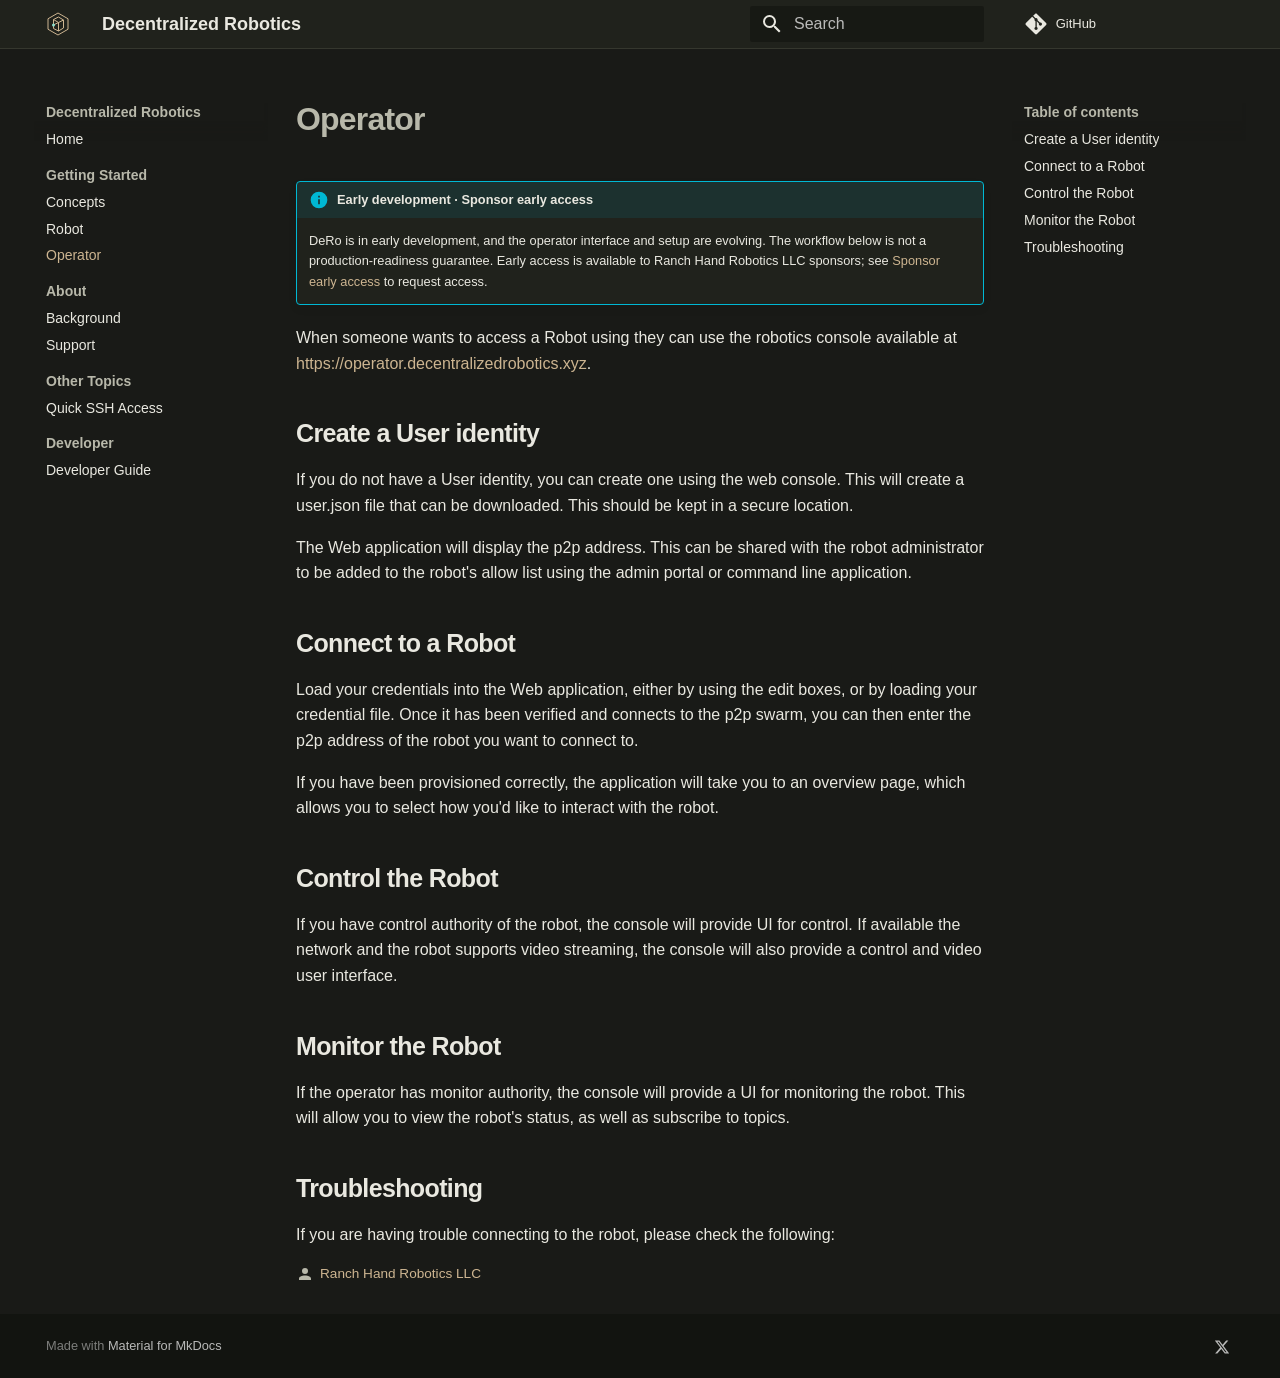
<file: GettingStarted/Operator.html>
<!doctype html>
<html lang="en" class="no-js">
  <head>
    
      <meta charset="utf-8">
      <meta name="viewport" content="width=device-width,initial-scale=1">
      
        <meta name="description" content="Robots and people, connected beyond the grid. Open tools, interfaces, and networking for traditional and mesh networks.">
      
      
        <meta name="author" content="Ranch Hand Robotics LLC">
      
      
      
        <link rel="prev" href="Robot.html">
      
      
        <link rel="next" href="../About/Background.html">
      
      
        
      
      
      <link rel="icon" href="../assets/dero-mark.svg">
      <meta name="generator" content="mkdocs-1.6.1, mkdocs-material-9.7.7">
    
    
      
        <title>Operator - Decentralized Robotics</title>
      
    
    
      <link rel="stylesheet" href="../assets/stylesheets/main.ec1eaa64.min.css">
      
        
        <link rel="stylesheet" href="../assets/stylesheets/palette.ab4e12ef.min.css">
      
      


    
    
      
    
    
      
    
    
      <link rel="stylesheet" href="../stylesheets/extra.css">
    
    <script>__md_scope=new URL("..",location),__md_hash=e=>[...e].reduce(((e,_)=>(e<<5)-e+_.charCodeAt(0)),0),__md_get=(e,_=localStorage,t=__md_scope)=>JSON.parse(_.getItem(t.pathname+"."+e)),__md_set=(e,_,t=localStorage,a=__md_scope)=>{try{t.setItem(a.pathname+"."+e,JSON.stringify(_))}catch(e){}}</script>
    
      

    
    
  </head>
  
  
    
    
      
    
    
    
    
    <body dir="ltr" data-md-color-scheme="slate" data-md-color-primary="custom" data-md-color-accent="custom">
  
    
    <input class="md-toggle" data-md-toggle="drawer" type="checkbox" id="__drawer" autocomplete="off">
    <input class="md-toggle" data-md-toggle="search" type="checkbox" id="__search" autocomplete="off">
    <label class="md-overlay" for="__drawer"></label>
    <div data-md-component="skip">
      
        
        <a href="#operator" class="md-skip">
          Skip to content
        </a>
      
    </div>
    <div data-md-component="announce">
      
    </div>
    
    
      

  

<header class="md-header md-header--shadow" data-md-component="header">
  <nav class="md-header__inner md-grid" aria-label="Header">
    <a href="../index.html" title="Decentralized Robotics" class="md-header__button md-logo" aria-label="Decentralized Robotics" data-md-component="logo">
      
  <img src="../assets/dero-mark.svg" alt="logo">

    </a>
    <label class="md-header__button md-icon" for="__drawer">
      
      <svg xmlns="http://www.w3.org/2000/svg" viewBox="0 0 24 24"><path d="M3 6h18v2H3zm0 5h18v2H3zm0 5h18v2H3z"/></svg>
    </label>
    <div class="md-header__title" data-md-component="header-title">
      <div class="md-header__ellipsis">
        <div class="md-header__topic">
          <span class="md-ellipsis">
            Decentralized Robotics
          </span>
        </div>
        <div class="md-header__topic" data-md-component="header-topic">
          <span class="md-ellipsis">
            
              Operator
            
          </span>
        </div>
      </div>
    </div>
    
      
        <form class="md-header__option" data-md-component="palette">
  
    
    
    
    <input class="md-option" data-md-color-media="" data-md-color-scheme="slate" data-md-color-primary="custom" data-md-color-accent="custom"  aria-hidden="true"  type="radio" name="__palette" id="__palette_0">
    
  
</form>
      
    
    
      <script>var palette=__md_get("__palette");if(palette&&palette.color){if("(prefers-color-scheme)"===palette.color.media){var media=matchMedia("(prefers-color-scheme: light)"),input=document.querySelector(media.matches?"[data-md-color-media='(prefers-color-scheme: light)']":"[data-md-color-media='(prefers-color-scheme: dark)']");palette.color.media=input.getAttribute("data-md-color-media"),palette.color.scheme=input.getAttribute("data-md-color-scheme"),palette.color.primary=input.getAttribute("data-md-color-primary"),palette.color.accent=input.getAttribute("data-md-color-accent")}for(var[key,value]of Object.entries(palette.color))document.body.setAttribute("data-md-color-"+key,value)}</script>
    
    
    
      
      
        <label class="md-header__button md-icon" for="__search">
          
          <svg xmlns="http://www.w3.org/2000/svg" viewBox="0 0 24 24"><path d="M9.5 3A6.5 6.5 0 0 1 16 9.5c0 1.61-.59 3.09-1.56 4.23l.27.27h.79l5 5-1.5 1.5-5-5v-.79l-.27-.27A6.52 6.52 0 0 1 9.5 16 6.5 6.5 0 0 1 3 9.5 6.5 6.5 0 0 1 9.5 3m0 2C7 5 5 7 5 9.5S7 14 9.5 14 14 12 14 9.5 12 5 9.5 5"/></svg>
        </label>
        <div class="md-search" data-md-component="search" role="dialog">
  <label class="md-search__overlay" for="__search"></label>
  <div class="md-search__inner" role="search">
    <form class="md-search__form" name="search">
      <input type="text" class="md-search__input" name="query" aria-label="Search" placeholder="Search" autocapitalize="off" autocorrect="off" autocomplete="off" spellcheck="false" data-md-component="search-query" required>
      <label class="md-search__icon md-icon" for="__search">
        
        <svg xmlns="http://www.w3.org/2000/svg" viewBox="0 0 24 24"><path d="M9.5 3A6.5 6.5 0 0 1 16 9.5c0 1.61-.59 3.09-1.56 4.23l.27.27h.79l5 5-1.5 1.5-5-5v-.79l-.27-.27A6.52 6.52 0 0 1 9.5 16 6.5 6.5 0 0 1 3 9.5 6.5 6.5 0 0 1 9.5 3m0 2C7 5 5 7 5 9.5S7 14 9.5 14 14 12 14 9.5 12 5 9.5 5"/></svg>
        
        <svg xmlns="http://www.w3.org/2000/svg" viewBox="0 0 24 24"><path d="M20 11v2H8l5.5 5.5-1.42 1.42L4.16 12l7.92-7.92L13.5 5.5 8 11z"/></svg>
      </label>
      <nav class="md-search__options" aria-label="Search">
        
        <button type="reset" class="md-search__icon md-icon" title="Clear" aria-label="Clear" tabindex="-1">
          
          <svg xmlns="http://www.w3.org/2000/svg" viewBox="0 0 24 24"><path d="M19 6.41 17.59 5 12 10.59 6.41 5 5 6.41 10.59 12 5 17.59 6.41 19 12 13.41 17.59 19 19 17.59 13.41 12z"/></svg>
        </button>
      </nav>
      
    </form>
    <div class="md-search__output">
      <div class="md-search__scrollwrap" tabindex="0" data-md-scrollfix>
        <div class="md-search-result" data-md-component="search-result">
          <div class="md-search-result__meta">
            Initializing search
          </div>
          <ol class="md-search-result__list" role="presentation"></ol>
        </div>
      </div>
    </div>
  </div>
</div>
      
    
    
      <div class="md-header__source">
        <a href="https://github.com/decentralizedrobotics/decentralizedrobotics" title="Go to repository" class="md-source" data-md-component="source">
  <div class="md-source__icon md-icon">
    
    <svg xmlns="http://www.w3.org/2000/svg" viewBox="0 0 448 512"><!--! Font Awesome Free 7.1.0 by @fontawesome - https://fontawesome.com License - https://fontawesome.com/license/free (Icons: CC BY 4.0, Fonts: SIL OFL 1.1, Code: MIT License) Copyright 2025 Fonticons, Inc.--><path d="M439.6 236.1 244 40.5c-5.4-5.5-12.8-8.5-20.4-8.5s-15 3-20.4 8.4L162.5 81l51.5 51.5c27.1-9.1 52.7 16.8 43.4 43.7l49.7 49.7c34.2-11.8 61.2 31 35.5 56.7-26.5 26.5-70.2-2.9-56-37.3L240.3 199v121.9c25.3 12.5 22.3 41.8 9.1 55-6.4 6.4-15.2 10.1-24.3 10.1s-17.8-3.6-24.3-10.1c-17.6-17.6-11.1-46.9 11.2-56v-123c-20.8-8.5-24.6-30.7-18.6-45L142.6 101 8.5 235.1C3 240.6 0 247.9 0 255.5s3 15 8.5 20.4l195.6 195.7c5.4 5.4 12.7 8.4 20.4 8.4s15-3 20.4-8.4l194.7-194.7c5.4-5.4 8.4-12.8 8.4-20.4s-3-15-8.4-20.4"/></svg>
  </div>
  <div class="md-source__repository">
    GitHub
  </div>
</a>
      </div>
    
  </nav>
  
</header>
    
    <div class="md-container" data-md-component="container">
      
      
        
          
        
      
      <main class="md-main" data-md-component="main">
        <div class="md-main__inner md-grid">
          
            
              
              <div class="md-sidebar md-sidebar--primary" data-md-component="sidebar" data-md-type="navigation" >
                <div class="md-sidebar__scrollwrap">
                  <div class="md-sidebar__inner">
                    



<nav class="md-nav md-nav--primary" aria-label="Navigation" data-md-level="0">
  <label class="md-nav__title" for="__drawer">
    <a href="../index.html" title="Decentralized Robotics" class="md-nav__button md-logo" aria-label="Decentralized Robotics" data-md-component="logo">
      
  <img src="../assets/dero-mark.svg" alt="logo">

    </a>
    Decentralized Robotics
  </label>
  
    <div class="md-nav__source">
      <a href="https://github.com/decentralizedrobotics/decentralizedrobotics" title="Go to repository" class="md-source" data-md-component="source">
  <div class="md-source__icon md-icon">
    
    <svg xmlns="http://www.w3.org/2000/svg" viewBox="0 0 448 512"><!--! Font Awesome Free 7.1.0 by @fontawesome - https://fontawesome.com License - https://fontawesome.com/license/free (Icons: CC BY 4.0, Fonts: SIL OFL 1.1, Code: MIT License) Copyright 2025 Fonticons, Inc.--><path d="M439.6 236.1 244 40.5c-5.4-5.5-12.8-8.5-20.4-8.5s-15 3-20.4 8.4L162.5 81l51.5 51.5c27.1-9.1 52.7 16.8 43.4 43.7l49.7 49.7c34.2-11.8 61.2 31 35.5 56.7-26.5 26.5-70.2-2.9-56-37.3L240.3 199v121.9c25.3 12.5 22.3 41.8 9.1 55-6.4 6.4-15.2 10.1-24.3 10.1s-17.8-3.6-24.3-10.1c-17.6-17.6-11.1-46.9 11.2-56v-123c-20.8-8.5-24.6-30.7-18.6-45L142.6 101 8.5 235.1C3 240.6 0 247.9 0 255.5s3 15 8.5 20.4l195.6 195.7c5.4 5.4 12.7 8.4 20.4 8.4s15-3 20.4-8.4l194.7-194.7c5.4-5.4 8.4-12.8 8.4-20.4s-3-15-8.4-20.4"/></svg>
  </div>
  <div class="md-source__repository">
    GitHub
  </div>
</a>
    </div>
  
  <ul class="md-nav__list" data-md-scrollfix>
    
      
      
  
  
  
  
    <li class="md-nav__item">
      <a href="../index.html" class="md-nav__link">
        
  
  
  <span class="md-ellipsis">
    
  
    Home
  

    
  </span>
  
  

      </a>
    </li>
  

    
      
      
  
  
    
  
  
  
    
    
    
    
      
        
        
      
    
    
    <li class="md-nav__item md-nav__item--active md-nav__item--section md-nav__item--nested">
      
        
        
        <input class="md-nav__toggle md-toggle " type="checkbox" id="__nav_2" checked>
        
          
          <label class="md-nav__link" for="__nav_2" id="__nav_2_label" tabindex="">
            
  
  
  <span class="md-ellipsis">
    
  
    Getting Started
  

    
  </span>
  
  

            <span class="md-nav__icon md-icon"></span>
          </label>
        
        <nav class="md-nav" data-md-level="1" aria-labelledby="__nav_2_label" aria-expanded="true">
          <label class="md-nav__title" for="__nav_2">
            <span class="md-nav__icon md-icon"></span>
            
  
    Getting Started
  

          </label>
          <ul class="md-nav__list" data-md-scrollfix>
            
              
                
  
  
  
  
    <li class="md-nav__item">
      <a href="Concepts.html" class="md-nav__link">
        
  
  
  <span class="md-ellipsis">
    
  
    Concepts
  

    
  </span>
  
  

      </a>
    </li>
  

              
            
              
                
  
  
  
  
    <li class="md-nav__item">
      <a href="Robot.html" class="md-nav__link">
        
  
  
  <span class="md-ellipsis">
    
  
    Robot
  

    
  </span>
  
  

      </a>
    </li>
  

              
            
              
                
  
  
    
  
  
  
    <li class="md-nav__item md-nav__item--active">
      
      <input class="md-nav__toggle md-toggle" type="checkbox" id="__toc">
      
      
        
      
      
        <label class="md-nav__link md-nav__link--active" for="__toc">
          
  
  
  <span class="md-ellipsis">
    
  
    Operator
  

    
  </span>
  
  

          <span class="md-nav__icon md-icon"></span>
        </label>
      
      <a href="Operator.html" class="md-nav__link md-nav__link--active">
        
  
  
  <span class="md-ellipsis">
    
  
    Operator
  

    
  </span>
  
  

      </a>
      
        

<nav class="md-nav md-nav--secondary" aria-label="Table of contents">
  
  
  
    
  
  
    <label class="md-nav__title" for="__toc">
      <span class="md-nav__icon md-icon"></span>
      Table of contents
    </label>
    <ul class="md-nav__list" data-md-component="toc" data-md-scrollfix>
      
        <li class="md-nav__item">
  <a href="#create-a-user-identity" class="md-nav__link">
    <span class="md-ellipsis">
      
        Create a User identity
      
    </span>
  </a>
  
</li>
      
        <li class="md-nav__item">
  <a href="#connect-to-a-robot" class="md-nav__link">
    <span class="md-ellipsis">
      
        Connect to a Robot
      
    </span>
  </a>
  
</li>
      
        <li class="md-nav__item">
  <a href="#control-the-robot" class="md-nav__link">
    <span class="md-ellipsis">
      
        Control the Robot
      
    </span>
  </a>
  
</li>
      
        <li class="md-nav__item">
  <a href="#monitor-the-robot" class="md-nav__link">
    <span class="md-ellipsis">
      
        Monitor the Robot
      
    </span>
  </a>
  
</li>
      
        <li class="md-nav__item">
  <a href="#troubleshooting" class="md-nav__link">
    <span class="md-ellipsis">
      
        Troubleshooting
      
    </span>
  </a>
  
</li>
      
    </ul>
  
</nav>
      
    </li>
  

              
            
          </ul>
        </nav>
      
    </li>
  

    
      
      
  
  
  
  
    
    
    
    
      
        
        
      
    
    
    <li class="md-nav__item md-nav__item--section md-nav__item--nested">
      
        
        
        <input class="md-nav__toggle md-toggle " type="checkbox" id="__nav_3" >
        
          
          <label class="md-nav__link" for="__nav_3" id="__nav_3_label" tabindex="">
            
  
  
  <span class="md-ellipsis">
    
  
    About
  

    
  </span>
  
  

            <span class="md-nav__icon md-icon"></span>
          </label>
        
        <nav class="md-nav" data-md-level="1" aria-labelledby="__nav_3_label" aria-expanded="false">
          <label class="md-nav__title" for="__nav_3">
            <span class="md-nav__icon md-icon"></span>
            
  
    About
  

          </label>
          <ul class="md-nav__list" data-md-scrollfix>
            
              
                
  
  
  
  
    <li class="md-nav__item">
      <a href="../About/Background.html" class="md-nav__link">
        
  
  
  <span class="md-ellipsis">
    
  
    Background
  

    
  </span>
  
  

      </a>
    </li>
  

              
            
              
                
  
  
  
  
    <li class="md-nav__item">
      <a href="../About/Support.html" class="md-nav__link">
        
  
  
  <span class="md-ellipsis">
    
  
    Support
  

    
  </span>
  
  

      </a>
    </li>
  

              
            
          </ul>
        </nav>
      
    </li>
  

    
      
      
  
  
  
  
    
    
    
    
      
        
        
      
    
    
    <li class="md-nav__item md-nav__item--section md-nav__item--nested">
      
        
        
        <input class="md-nav__toggle md-toggle " type="checkbox" id="__nav_4" >
        
          
          <label class="md-nav__link" for="__nav_4" id="__nav_4_label" tabindex="">
            
  
  
  <span class="md-ellipsis">
    
  
    Other Topics
  

    
  </span>
  
  

            <span class="md-nav__icon md-icon"></span>
          </label>
        
        <nav class="md-nav" data-md-level="1" aria-labelledby="__nav_4_label" aria-expanded="false">
          <label class="md-nav__title" for="__nav_4">
            <span class="md-nav__icon md-icon"></span>
            
  
    Other Topics
  

          </label>
          <ul class="md-nav__list" data-md-scrollfix>
            
              
                
  
  
  
  
    <li class="md-nav__item">
      <a href="../Other/Quick-SSH-Access.html" class="md-nav__link">
        
  
  
  <span class="md-ellipsis">
    
  
    Quick SSH Access
  

    
  </span>
  
  

      </a>
    </li>
  

              
            
          </ul>
        </nav>
      
    </li>
  

    
      
      
  
  
  
  
    
    
    
    
      
        
        
      
    
    
    <li class="md-nav__item md-nav__item--section md-nav__item--nested">
      
        
        
        <input class="md-nav__toggle md-toggle " type="checkbox" id="__nav_5" >
        
          
          <label class="md-nav__link" for="__nav_5" id="__nav_5_label" tabindex="">
            
  
  
  <span class="md-ellipsis">
    
  
    Developer
  

    
  </span>
  
  

            <span class="md-nav__icon md-icon"></span>
          </label>
        
        <nav class="md-nav" data-md-level="1" aria-labelledby="__nav_5_label" aria-expanded="false">
          <label class="md-nav__title" for="__nav_5">
            <span class="md-nav__icon md-icon"></span>
            
  
    Developer
  

          </label>
          <ul class="md-nav__list" data-md-scrollfix>
            
              
                
  
  
  
  
    <li class="md-nav__item">
      <a href="../Developer/Guide.html" class="md-nav__link">
        
  
  
  <span class="md-ellipsis">
    
  
    Developer Guide
  

    
  </span>
  
  

      </a>
    </li>
  

              
            
          </ul>
        </nav>
      
    </li>
  

    
  </ul>
</nav>
                  </div>
                </div>
              </div>
            
            
              
              <div class="md-sidebar md-sidebar--secondary" data-md-component="sidebar" data-md-type="toc" >
                <div class="md-sidebar__scrollwrap">
                  <div class="md-sidebar__inner">
                    

<nav class="md-nav md-nav--secondary" aria-label="Table of contents">
  
  
  
    
  
  
    <label class="md-nav__title" for="__toc">
      <span class="md-nav__icon md-icon"></span>
      Table of contents
    </label>
    <ul class="md-nav__list" data-md-component="toc" data-md-scrollfix>
      
        <li class="md-nav__item">
  <a href="#create-a-user-identity" class="md-nav__link">
    <span class="md-ellipsis">
      
        Create a User identity
      
    </span>
  </a>
  
</li>
      
        <li class="md-nav__item">
  <a href="#connect-to-a-robot" class="md-nav__link">
    <span class="md-ellipsis">
      
        Connect to a Robot
      
    </span>
  </a>
  
</li>
      
        <li class="md-nav__item">
  <a href="#control-the-robot" class="md-nav__link">
    <span class="md-ellipsis">
      
        Control the Robot
      
    </span>
  </a>
  
</li>
      
        <li class="md-nav__item">
  <a href="#monitor-the-robot" class="md-nav__link">
    <span class="md-ellipsis">
      
        Monitor the Robot
      
    </span>
  </a>
  
</li>
      
        <li class="md-nav__item">
  <a href="#troubleshooting" class="md-nav__link">
    <span class="md-ellipsis">
      
        Troubleshooting
      
    </span>
  </a>
  
</li>
      
    </ul>
  
</nav>
                  </div>
                </div>
              </div>
            
          
          
            <div class="md-content" data-md-component="content">
              
              <article class="md-content__inner md-typeset">
                
                  


  
  


<div><h1 id="operator">Operator</h1>
<div class="admonition info">
<p class="admonition-title">Early development · Sponsor early access</p>
<p>DeRo is in early development, and the operator interface and setup are evolving. The workflow below is not a production-readiness guarantee. Early access is available to Ranch Hand Robotics LLC sponsors; see <a href="../About/Support.html#sponsor-early-access">Sponsor early access</a> to request access.</p>
</div>
<p>When someone wants to access a Robot using they can use the robotics console available at <a href="https://operator.decentralizedrobotics.xyz">https://operator.decentralizedrobotics.xyz</a>.</p>
<h2 id="create-a-user-identity">Create a User identity</h2>
<p>If you do not have a User identity, you can create one using the web console. This will create a user.json file that can be downloaded. This should be kept in a secure location.</p>
<p>The Web application will display the p2p address. This can be shared with the robot administrator to be added to the robot's allow list using the admin portal or command line application.</p>
<h2 id="connect-to-a-robot">Connect to a Robot</h2>
<p>Load your credentials into the Web application, either by using the edit boxes, or by loading your credential file. Once it has been verified and connects to the p2p swarm, you can then enter the p2p address of the robot you want to connect to.</p>
<p>If you have been provisioned correctly, the application will take you to an overview page, which allows you to select how you'd like to interact with the robot.</p>
<h2 id="control-the-robot">Control the Robot</h2>
<p>If you have control authority of the robot, the console will provide UI for control. If available the network and the robot supports video streaming, the console will also provide a control and video user interface.</p>
<h2 id="monitor-the-robot">Monitor the Robot</h2>
<p>If the operator has monitor authority, the console will provide a UI for monitoring the robot. This will allow you to view the robot's status, as well as subscribe to topics.</p>
<h2 id="troubleshooting">Troubleshooting</h2>
<p>If you are having trouble connecting to the robot, please check the following:</p></div>








  <aside class="md-source-file">
    
    
    
      
  
  <span class="md-source-file__fact">
    <span class="md-icon" title="Contributors">
      
        <svg xmlns="http://www.w3.org/2000/svg" viewBox="0 0 24 24"><path d="M12 4a4 4 0 0 1 4 4 4 4 0 0 1-4 4 4 4 0 0 1-4-4 4 4 0 0 1 4-4m0 10c4.42 0 8 1.79 8 4v2H4v-2c0-2.21 3.58-4 8-4"/></svg>
      
    </span>
    <nav>
      
        <a href="mailto:info@ranchhandrobotics.com">Ranch Hand Robotics LLC</a>
    </nav>
  </span>

    
    
  </aside>





                
              </article>
            </div>
          
          
  <script>var tabs=__md_get("__tabs");if(Array.isArray(tabs))e:for(var set of document.querySelectorAll(".tabbed-set")){var labels=set.querySelector(".tabbed-labels");for(var tab of tabs)for(var label of labels.getElementsByTagName("label"))if(label.innerText.trim()===tab){var input=document.getElementById(label.htmlFor);input.checked=!0;continue e}}</script>

<script>var target=document.getElementById(location.hash.slice(1));target&&target.name&&(target.checked=target.name.startsWith("__tabbed_"))</script>
        </div>
        
      </main>
      
        <footer class="md-footer">
  
  <div class="md-footer-meta md-typeset">
    <div class="md-footer-meta__inner md-grid">
      <div class="md-copyright">
  
  
    Made with
    <a href="https://squidfunk.github.io/mkdocs-material/" target="_blank" rel="noopener">
      Material for MkDocs
    </a>
  
</div>
      
        
<div class="md-social">
  
    
    
    
    
    <a href="https://x.com/rh_robotics" target="_blank" rel="noopener" title="Ranch Hand Robotics LLC on X (@rh_robotics)" class="md-social__link">
      <svg xmlns="http://www.w3.org/2000/svg" viewBox="0 0 448 512"><!--! Font Awesome Free 7.1.0 by @fontawesome - https://fontawesome.com License - https://fontawesome.com/license/free (Icons: CC BY 4.0, Fonts: SIL OFL 1.1, Code: MIT License) Copyright 2025 Fonticons, Inc.--><path d="M357.2 48h70.6L273.6 224.2 455 464H313L201.7 318.6 74.5 464H3.8l164.9-188.5L-5.2 48h145.6l100.5 132.9zm-24.8 373.8h39.1L119.1 88h-42z"/></svg>
    </a>
  
</div>
      
    </div>
  </div>
</footer>
      
    </div>
    <div class="md-dialog" data-md-component="dialog">
      <div class="md-dialog__inner md-typeset"></div>
    </div>
    
    
    
      
      
      <script id="__config" type="application/json">{"annotate": null, "base": "..", "features": ["navigation.sections", "content.tabs.link"], "search": "../assets/javascripts/workers/search.2c215733.min.js", "tags": null, "translations": {"clipboard.copied": "Copied to clipboard", "clipboard.copy": "Copy to clipboard", "search.result.more.one": "1 more on this page", "search.result.more.other": "# more on this page", "search.result.none": "No matching documents", "search.result.one": "1 matching document", "search.result.other": "# matching documents", "search.result.placeholder": "Type to start searching", "search.result.term.missing": "Missing", "select.version": "Select version"}, "version": null}</script>
    
    
      <script src="../assets/javascripts/bundle.d7400e89.min.js"></script>
      
    
  </body>
</html>
</file>
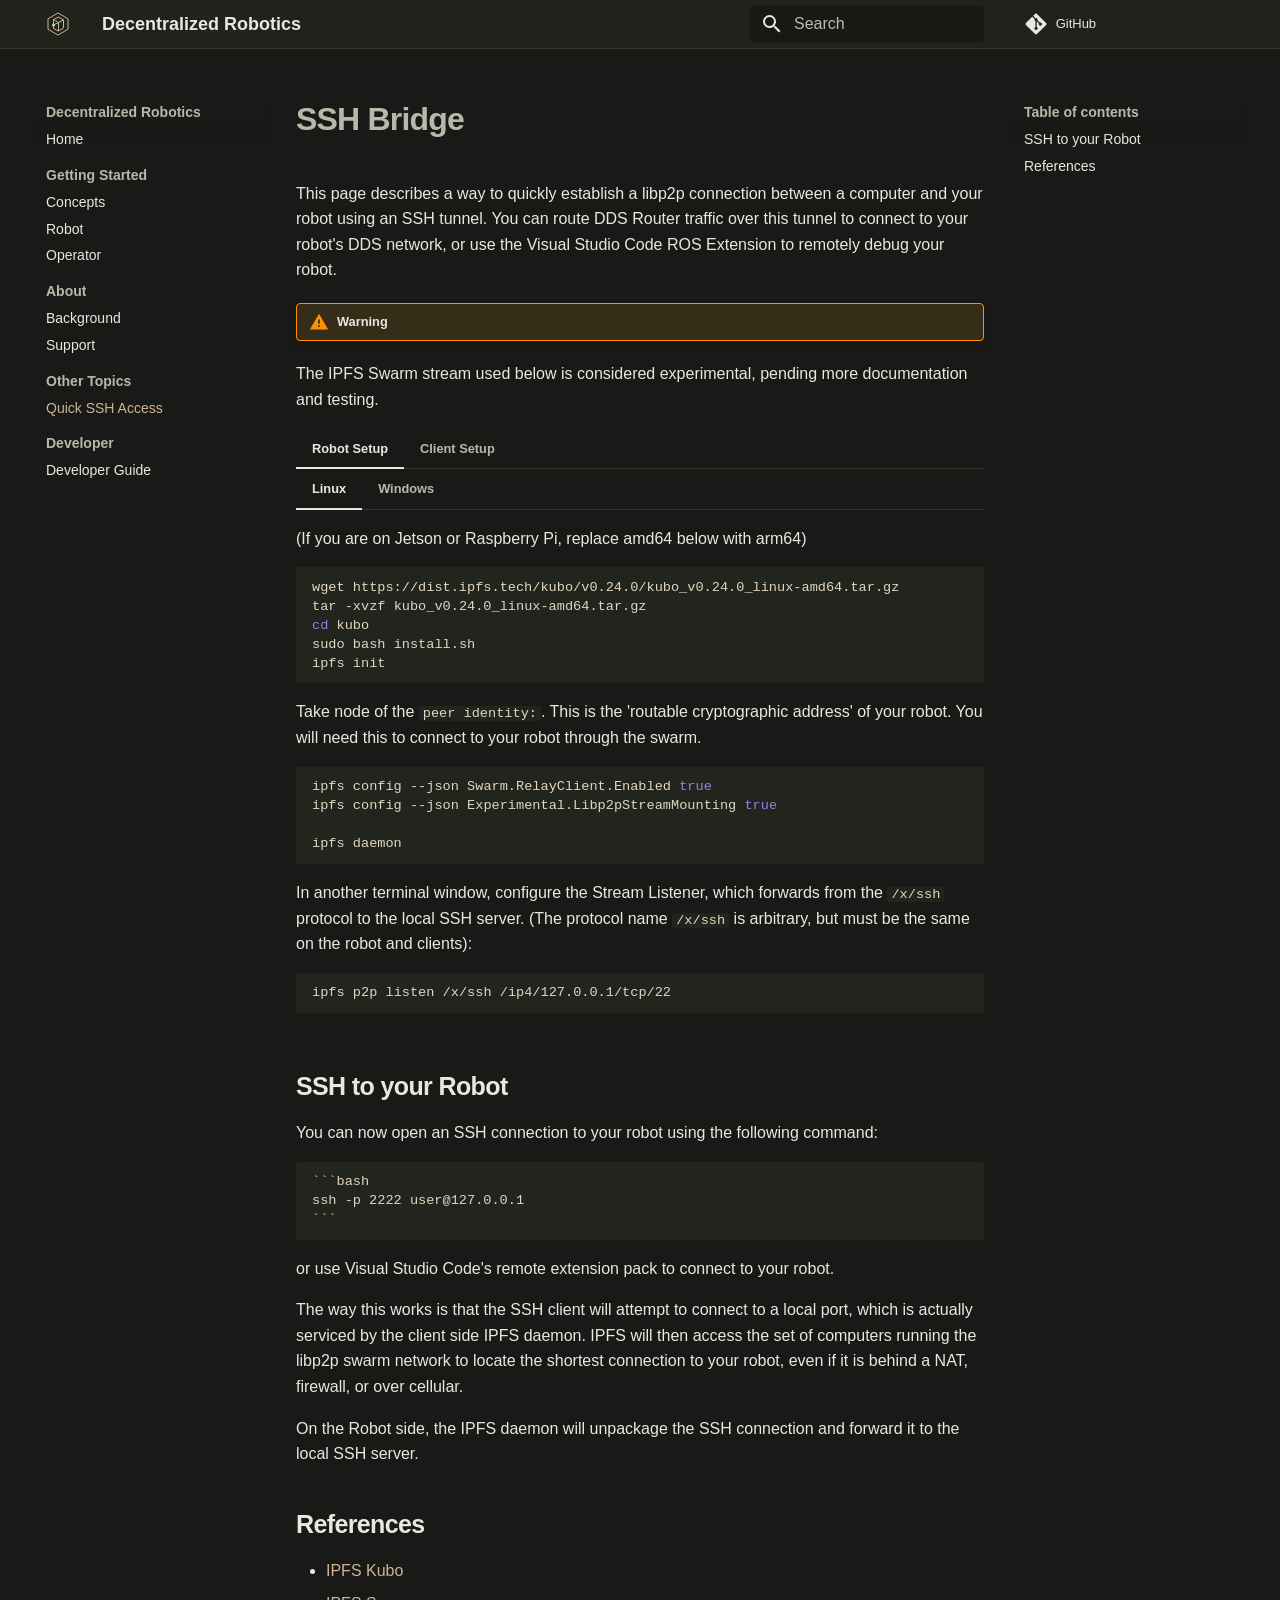
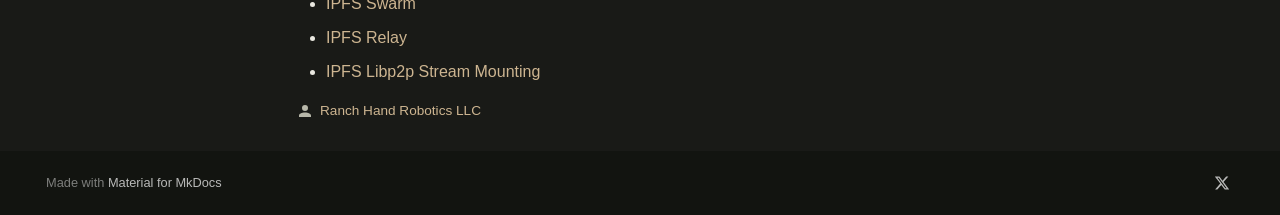
<file: Other/Quick-SSH-Access.html>
<!doctype html>
<html lang="en" class="no-js">
  <head>
    
      <meta charset="utf-8">
      <meta name="viewport" content="width=device-width,initial-scale=1">
      
        <meta name="description" content="Robots and people, connected beyond the grid. Open tools, interfaces, and networking for traditional and mesh networks.">
      
      
        <meta name="author" content="Ranch Hand Robotics LLC">
      
      
      
        <link rel="prev" href="../About/Support.html">
      
      
        <link rel="next" href="../Developer/Guide.html">
      
      
        
      
      
      <link rel="icon" href="../assets/dero-mark.svg">
      <meta name="generator" content="mkdocs-1.6.1, mkdocs-material-9.7.7">
    
    
      
        <title>Quick SSH Access - Decentralized Robotics</title>
      
    
    
      <link rel="stylesheet" href="../assets/stylesheets/main.ec1eaa64.min.css">
      
        
        <link rel="stylesheet" href="../assets/stylesheets/palette.ab4e12ef.min.css">
      
      


    
    
      
    
    
      
    
    
      <link rel="stylesheet" href="../stylesheets/extra.css">
    
    <script>__md_scope=new URL("..",location),__md_hash=e=>[...e].reduce(((e,_)=>(e<<5)-e+_.charCodeAt(0)),0),__md_get=(e,_=localStorage,t=__md_scope)=>JSON.parse(_.getItem(t.pathname+"."+e)),__md_set=(e,_,t=localStorage,a=__md_scope)=>{try{t.setItem(a.pathname+"."+e,JSON.stringify(_))}catch(e){}}</script>
    
      

    
    
  </head>
  
  
    
    
      
    
    
    
    
    <body dir="ltr" data-md-color-scheme="slate" data-md-color-primary="custom" data-md-color-accent="custom">
  
    
    <input class="md-toggle" data-md-toggle="drawer" type="checkbox" id="__drawer" autocomplete="off">
    <input class="md-toggle" data-md-toggle="search" type="checkbox" id="__search" autocomplete="off">
    <label class="md-overlay" for="__drawer"></label>
    <div data-md-component="skip">
      
        
        <a href="#ssh-bridge" class="md-skip">
          Skip to content
        </a>
      
    </div>
    <div data-md-component="announce">
      
    </div>
    
    
      

  

<header class="md-header md-header--shadow" data-md-component="header">
  <nav class="md-header__inner md-grid" aria-label="Header">
    <a href="../index.html" title="Decentralized Robotics" class="md-header__button md-logo" aria-label="Decentralized Robotics" data-md-component="logo">
      
  <img src="../assets/dero-mark.svg" alt="logo">

    </a>
    <label class="md-header__button md-icon" for="__drawer">
      
      <svg xmlns="http://www.w3.org/2000/svg" viewBox="0 0 24 24"><path d="M3 6h18v2H3zm0 5h18v2H3zm0 5h18v2H3z"/></svg>
    </label>
    <div class="md-header__title" data-md-component="header-title">
      <div class="md-header__ellipsis">
        <div class="md-header__topic">
          <span class="md-ellipsis">
            Decentralized Robotics
          </span>
        </div>
        <div class="md-header__topic" data-md-component="header-topic">
          <span class="md-ellipsis">
            
              Quick SSH Access
            
          </span>
        </div>
      </div>
    </div>
    
      
        <form class="md-header__option" data-md-component="palette">
  
    
    
    
    <input class="md-option" data-md-color-media="" data-md-color-scheme="slate" data-md-color-primary="custom" data-md-color-accent="custom"  aria-hidden="true"  type="radio" name="__palette" id="__palette_0">
    
  
</form>
      
    
    
      <script>var palette=__md_get("__palette");if(palette&&palette.color){if("(prefers-color-scheme)"===palette.color.media){var media=matchMedia("(prefers-color-scheme: light)"),input=document.querySelector(media.matches?"[data-md-color-media='(prefers-color-scheme: light)']":"[data-md-color-media='(prefers-color-scheme: dark)']");palette.color.media=input.getAttribute("data-md-color-media"),palette.color.scheme=input.getAttribute("data-md-color-scheme"),palette.color.primary=input.getAttribute("data-md-color-primary"),palette.color.accent=input.getAttribute("data-md-color-accent")}for(var[key,value]of Object.entries(palette.color))document.body.setAttribute("data-md-color-"+key,value)}</script>
    
    
    
      
      
        <label class="md-header__button md-icon" for="__search">
          
          <svg xmlns="http://www.w3.org/2000/svg" viewBox="0 0 24 24"><path d="M9.5 3A6.5 6.5 0 0 1 16 9.5c0 1.61-.59 3.09-1.56 4.23l.27.27h.79l5 5-1.5 1.5-5-5v-.79l-.27-.27A6.52 6.52 0 0 1 9.5 16 6.5 6.5 0 0 1 3 9.5 6.5 6.5 0 0 1 9.5 3m0 2C7 5 5 7 5 9.5S7 14 9.5 14 14 12 14 9.5 12 5 9.5 5"/></svg>
        </label>
        <div class="md-search" data-md-component="search" role="dialog">
  <label class="md-search__overlay" for="__search"></label>
  <div class="md-search__inner" role="search">
    <form class="md-search__form" name="search">
      <input type="text" class="md-search__input" name="query" aria-label="Search" placeholder="Search" autocapitalize="off" autocorrect="off" autocomplete="off" spellcheck="false" data-md-component="search-query" required>
      <label class="md-search__icon md-icon" for="__search">
        
        <svg xmlns="http://www.w3.org/2000/svg" viewBox="0 0 24 24"><path d="M9.5 3A6.5 6.5 0 0 1 16 9.5c0 1.61-.59 3.09-1.56 4.23l.27.27h.79l5 5-1.5 1.5-5-5v-.79l-.27-.27A6.52 6.52 0 0 1 9.5 16 6.5 6.5 0 0 1 3 9.5 6.5 6.5 0 0 1 9.5 3m0 2C7 5 5 7 5 9.5S7 14 9.5 14 14 12 14 9.5 12 5 9.5 5"/></svg>
        
        <svg xmlns="http://www.w3.org/2000/svg" viewBox="0 0 24 24"><path d="M20 11v2H8l5.5 5.5-1.42 1.42L4.16 12l7.92-7.92L13.5 5.5 8 11z"/></svg>
      </label>
      <nav class="md-search__options" aria-label="Search">
        
        <button type="reset" class="md-search__icon md-icon" title="Clear" aria-label="Clear" tabindex="-1">
          
          <svg xmlns="http://www.w3.org/2000/svg" viewBox="0 0 24 24"><path d="M19 6.41 17.59 5 12 10.59 6.41 5 5 6.41 10.59 12 5 17.59 6.41 19 12 13.41 17.59 19 19 17.59 13.41 12z"/></svg>
        </button>
      </nav>
      
    </form>
    <div class="md-search__output">
      <div class="md-search__scrollwrap" tabindex="0" data-md-scrollfix>
        <div class="md-search-result" data-md-component="search-result">
          <div class="md-search-result__meta">
            Initializing search
          </div>
          <ol class="md-search-result__list" role="presentation"></ol>
        </div>
      </div>
    </div>
  </div>
</div>
      
    
    
      <div class="md-header__source">
        <a href="https://github.com/decentralizedrobotics/decentralizedrobotics" title="Go to repository" class="md-source" data-md-component="source">
  <div class="md-source__icon md-icon">
    
    <svg xmlns="http://www.w3.org/2000/svg" viewBox="0 0 448 512"><!--! Font Awesome Free 7.1.0 by @fontawesome - https://fontawesome.com License - https://fontawesome.com/license/free (Icons: CC BY 4.0, Fonts: SIL OFL 1.1, Code: MIT License) Copyright 2025 Fonticons, Inc.--><path d="M439.6 236.1 244 40.5c-5.4-5.5-12.8-8.5-20.4-8.5s-15 3-20.4 8.4L162.5 81l51.5 51.5c27.1-9.1 52.7 16.8 43.4 43.7l49.7 49.7c34.2-11.8 61.2 31 35.5 56.7-26.5 26.5-70.2-2.9-56-37.3L240.3 199v121.9c25.3 12.5 22.3 41.8 9.1 55-6.4 6.4-15.2 10.1-24.3 10.1s-17.8-3.6-24.3-10.1c-17.6-17.6-11.1-46.9 11.2-56v-123c-20.8-8.5-24.6-30.7-18.6-45L142.6 101 8.5 235.1C3 240.6 0 247.9 0 255.5s3 15 8.5 20.4l195.6 195.7c5.4 5.4 12.7 8.4 20.4 8.4s15-3 20.4-8.4l194.7-194.7c5.4-5.4 8.4-12.8 8.4-20.4s-3-15-8.4-20.4"/></svg>
  </div>
  <div class="md-source__repository">
    GitHub
  </div>
</a>
      </div>
    
  </nav>
  
</header>
    
    <div class="md-container" data-md-component="container">
      
      
        
          
        
      
      <main class="md-main" data-md-component="main">
        <div class="md-main__inner md-grid">
          
            
              
              <div class="md-sidebar md-sidebar--primary" data-md-component="sidebar" data-md-type="navigation" >
                <div class="md-sidebar__scrollwrap">
                  <div class="md-sidebar__inner">
                    



<nav class="md-nav md-nav--primary" aria-label="Navigation" data-md-level="0">
  <label class="md-nav__title" for="__drawer">
    <a href="../index.html" title="Decentralized Robotics" class="md-nav__button md-logo" aria-label="Decentralized Robotics" data-md-component="logo">
      
  <img src="../assets/dero-mark.svg" alt="logo">

    </a>
    Decentralized Robotics
  </label>
  
    <div class="md-nav__source">
      <a href="https://github.com/decentralizedrobotics/decentralizedrobotics" title="Go to repository" class="md-source" data-md-component="source">
  <div class="md-source__icon md-icon">
    
    <svg xmlns="http://www.w3.org/2000/svg" viewBox="0 0 448 512"><!--! Font Awesome Free 7.1.0 by @fontawesome - https://fontawesome.com License - https://fontawesome.com/license/free (Icons: CC BY 4.0, Fonts: SIL OFL 1.1, Code: MIT License) Copyright 2025 Fonticons, Inc.--><path d="M439.6 236.1 244 40.5c-5.4-5.5-12.8-8.5-20.4-8.5s-15 3-20.4 8.4L162.5 81l51.5 51.5c27.1-9.1 52.7 16.8 43.4 43.7l49.7 49.7c34.2-11.8 61.2 31 35.5 56.7-26.5 26.5-70.2-2.9-56-37.3L240.3 199v121.9c25.3 12.5 22.3 41.8 9.1 55-6.4 6.4-15.2 10.1-24.3 10.1s-17.8-3.6-24.3-10.1c-17.6-17.6-11.1-46.9 11.2-56v-123c-20.8-8.5-24.6-30.7-18.6-45L142.6 101 8.5 235.1C3 240.6 0 247.9 0 255.5s3 15 8.5 20.4l195.6 195.7c5.4 5.4 12.7 8.4 20.4 8.4s15-3 20.4-8.4l194.7-194.7c5.4-5.4 8.4-12.8 8.4-20.4s-3-15-8.4-20.4"/></svg>
  </div>
  <div class="md-source__repository">
    GitHub
  </div>
</a>
    </div>
  
  <ul class="md-nav__list" data-md-scrollfix>
    
      
      
  
  
  
  
    <li class="md-nav__item">
      <a href="../index.html" class="md-nav__link">
        
  
  
  <span class="md-ellipsis">
    
  
    Home
  

    
  </span>
  
  

      </a>
    </li>
  

    
      
      
  
  
  
  
    
    
    
    
      
        
        
      
    
    
    <li class="md-nav__item md-nav__item--section md-nav__item--nested">
      
        
        
        <input class="md-nav__toggle md-toggle " type="checkbox" id="__nav_2" >
        
          
          <label class="md-nav__link" for="__nav_2" id="__nav_2_label" tabindex="">
            
  
  
  <span class="md-ellipsis">
    
  
    Getting Started
  

    
  </span>
  
  

            <span class="md-nav__icon md-icon"></span>
          </label>
        
        <nav class="md-nav" data-md-level="1" aria-labelledby="__nav_2_label" aria-expanded="false">
          <label class="md-nav__title" for="__nav_2">
            <span class="md-nav__icon md-icon"></span>
            
  
    Getting Started
  

          </label>
          <ul class="md-nav__list" data-md-scrollfix>
            
              
                
  
  
  
  
    <li class="md-nav__item">
      <a href="../GettingStarted/Concepts.html" class="md-nav__link">
        
  
  
  <span class="md-ellipsis">
    
  
    Concepts
  

    
  </span>
  
  

      </a>
    </li>
  

              
            
              
                
  
  
  
  
    <li class="md-nav__item">
      <a href="../GettingStarted/Robot.html" class="md-nav__link">
        
  
  
  <span class="md-ellipsis">
    
  
    Robot
  

    
  </span>
  
  

      </a>
    </li>
  

              
            
              
                
  
  
  
  
    <li class="md-nav__item">
      <a href="../GettingStarted/Operator.html" class="md-nav__link">
        
  
  
  <span class="md-ellipsis">
    
  
    Operator
  

    
  </span>
  
  

      </a>
    </li>
  

              
            
          </ul>
        </nav>
      
    </li>
  

    
      
      
  
  
  
  
    
    
    
    
      
        
        
      
    
    
    <li class="md-nav__item md-nav__item--section md-nav__item--nested">
      
        
        
        <input class="md-nav__toggle md-toggle " type="checkbox" id="__nav_3" >
        
          
          <label class="md-nav__link" for="__nav_3" id="__nav_3_label" tabindex="">
            
  
  
  <span class="md-ellipsis">
    
  
    About
  

    
  </span>
  
  

            <span class="md-nav__icon md-icon"></span>
          </label>
        
        <nav class="md-nav" data-md-level="1" aria-labelledby="__nav_3_label" aria-expanded="false">
          <label class="md-nav__title" for="__nav_3">
            <span class="md-nav__icon md-icon"></span>
            
  
    About
  

          </label>
          <ul class="md-nav__list" data-md-scrollfix>
            
              
                
  
  
  
  
    <li class="md-nav__item">
      <a href="../About/Background.html" class="md-nav__link">
        
  
  
  <span class="md-ellipsis">
    
  
    Background
  

    
  </span>
  
  

      </a>
    </li>
  

              
            
              
                
  
  
  
  
    <li class="md-nav__item">
      <a href="../About/Support.html" class="md-nav__link">
        
  
  
  <span class="md-ellipsis">
    
  
    Support
  

    
  </span>
  
  

      </a>
    </li>
  

              
            
          </ul>
        </nav>
      
    </li>
  

    
      
      
  
  
    
  
  
  
    
    
    
    
      
        
        
      
    
    
    <li class="md-nav__item md-nav__item--active md-nav__item--section md-nav__item--nested">
      
        
        
        <input class="md-nav__toggle md-toggle " type="checkbox" id="__nav_4" checked>
        
          
          <label class="md-nav__link" for="__nav_4" id="__nav_4_label" tabindex="">
            
  
  
  <span class="md-ellipsis">
    
  
    Other Topics
  

    
  </span>
  
  

            <span class="md-nav__icon md-icon"></span>
          </label>
        
        <nav class="md-nav" data-md-level="1" aria-labelledby="__nav_4_label" aria-expanded="true">
          <label class="md-nav__title" for="__nav_4">
            <span class="md-nav__icon md-icon"></span>
            
  
    Other Topics
  

          </label>
          <ul class="md-nav__list" data-md-scrollfix>
            
              
                
  
  
    
  
  
  
    <li class="md-nav__item md-nav__item--active">
      
      <input class="md-nav__toggle md-toggle" type="checkbox" id="__toc">
      
      
        
      
      
        <label class="md-nav__link md-nav__link--active" for="__toc">
          
  
  
  <span class="md-ellipsis">
    
  
    Quick SSH Access
  

    
  </span>
  
  

          <span class="md-nav__icon md-icon"></span>
        </label>
      
      <a href="Quick-SSH-Access.html" class="md-nav__link md-nav__link--active">
        
  
  
  <span class="md-ellipsis">
    
  
    Quick SSH Access
  

    
  </span>
  
  

      </a>
      
        

<nav class="md-nav md-nav--secondary" aria-label="Table of contents">
  
  
  
    
  
  
    <label class="md-nav__title" for="__toc">
      <span class="md-nav__icon md-icon"></span>
      Table of contents
    </label>
    <ul class="md-nav__list" data-md-component="toc" data-md-scrollfix>
      
        <li class="md-nav__item">
  <a href="#ssh-to-your-robot" class="md-nav__link">
    <span class="md-ellipsis">
      
        SSH to your Robot
      
    </span>
  </a>
  
</li>
      
        <li class="md-nav__item">
  <a href="#references" class="md-nav__link">
    <span class="md-ellipsis">
      
        References
      
    </span>
  </a>
  
</li>
      
    </ul>
  
</nav>
      
    </li>
  

              
            
          </ul>
        </nav>
      
    </li>
  

    
      
      
  
  
  
  
    
    
    
    
      
        
        
      
    
    
    <li class="md-nav__item md-nav__item--section md-nav__item--nested">
      
        
        
        <input class="md-nav__toggle md-toggle " type="checkbox" id="__nav_5" >
        
          
          <label class="md-nav__link" for="__nav_5" id="__nav_5_label" tabindex="">
            
  
  
  <span class="md-ellipsis">
    
  
    Developer
  

    
  </span>
  
  

            <span class="md-nav__icon md-icon"></span>
          </label>
        
        <nav class="md-nav" data-md-level="1" aria-labelledby="__nav_5_label" aria-expanded="false">
          <label class="md-nav__title" for="__nav_5">
            <span class="md-nav__icon md-icon"></span>
            
  
    Developer
  

          </label>
          <ul class="md-nav__list" data-md-scrollfix>
            
              
                
  
  
  
  
    <li class="md-nav__item">
      <a href="../Developer/Guide.html" class="md-nav__link">
        
  
  
  <span class="md-ellipsis">
    
  
    Developer Guide
  

    
  </span>
  
  

      </a>
    </li>
  

              
            
          </ul>
        </nav>
      
    </li>
  

    
  </ul>
</nav>
                  </div>
                </div>
              </div>
            
            
              
              <div class="md-sidebar md-sidebar--secondary" data-md-component="sidebar" data-md-type="toc" >
                <div class="md-sidebar__scrollwrap">
                  <div class="md-sidebar__inner">
                    

<nav class="md-nav md-nav--secondary" aria-label="Table of contents">
  
  
  
    
  
  
    <label class="md-nav__title" for="__toc">
      <span class="md-nav__icon md-icon"></span>
      Table of contents
    </label>
    <ul class="md-nav__list" data-md-component="toc" data-md-scrollfix>
      
        <li class="md-nav__item">
  <a href="#ssh-to-your-robot" class="md-nav__link">
    <span class="md-ellipsis">
      
        SSH to your Robot
      
    </span>
  </a>
  
</li>
      
        <li class="md-nav__item">
  <a href="#references" class="md-nav__link">
    <span class="md-ellipsis">
      
        References
      
    </span>
  </a>
  
</li>
      
    </ul>
  
</nav>
                  </div>
                </div>
              </div>
            
          
          
            <div class="md-content" data-md-component="content">
              
              <article class="md-content__inner md-typeset">
                
                  


  
  


<div><h1 id="ssh-bridge">SSH Bridge</h1>
<p>This page describes a way to quickly establish a libp2p connection between a computer and your robot using an SSH tunnel.
You can route DDS Router traffic over this tunnel to connect to your robot's DDS network, or use the Visual Studio Code ROS Extension to remotely debug your robot.</p>
<div class="admonition warning">
<p class="admonition-title">Warning</p>
</div>
<p>The IPFS Swarm stream used below is considered experimental, pending more documentation and testing. </p>
<div class="tabbed-set tabbed-alternate" data-tabs="1:2"><input checked id="__tabbed_1_1" name="__tabbed_1" type="radio"><input id="__tabbed_1_2" name="__tabbed_1" type="radio"><div class="tabbed-labels"><label for="__tabbed_1_1">Robot Setup</label><label for="__tabbed_1_2">Client Setup</label></div>
<div class="tabbed-content">
<div class="tabbed-block">
<div class="tabbed-set tabbed-alternate" data-tabs="2:2"><input checked id="__tabbed_2_1" name="__tabbed_2" type="radio"><input id="__tabbed_2_2" name="__tabbed_2" type="radio"><div class="tabbed-labels"><label for="__tabbed_2_1">Linux</label><label for="__tabbed_2_2">Windows</label></div>
<div class="tabbed-content">
<div class="tabbed-block">
<p>(If you are on Jetson or Raspberry Pi, replace amd64 below with arm64)
</p><div class="highlight"><pre><span></span><code>wget<span class="w"> </span>https://dist.ipfs.tech/kubo/v0.24.0/kubo_v0.24.0_linux-amd64.tar.gz
tar<span class="w"> </span>-xvzf<span class="w"> </span>kubo_v0.24.0_linux-amd64.tar.gz
<span class="nb">cd</span><span class="w"> </span>kubo
sudo<span class="w"> </span>bash<span class="w"> </span>install.sh
ipfs<span class="w"> </span>init
</code></pre></div>
Take node of the <code>peer identity:</code>. This is the 'routable cryptographic address' of your robot. You will need this to connect to your robot through the swarm.
<div class="highlight"><pre><span></span><code>ipfs<span class="w"> </span>config<span class="w"> </span>--json<span class="w"> </span>Swarm.RelayClient.Enabled<span class="w"> </span><span class="nb">true</span>
ipfs<span class="w"> </span>config<span class="w"> </span>--json<span class="w"> </span>Experimental.Libp2pStreamMounting<span class="w"> </span><span class="nb">true</span>

ipfs<span class="w"> </span>daemon
</code></pre></div>
<p>In another terminal window, configure the Stream Listener, which forwards from the <code>/x/ssh</code> protocol to the local SSH server. (The protocol name <code>/x/ssh</code> is arbitrary, but must be the same on the robot and clients):</p>
<div class="highlight"><pre><span></span><code>ipfs<span class="w"> </span>p2p<span class="w"> </span>listen<span class="w"> </span>/x/ssh<span class="w"> </span>/ip4/127.0.0.1/tcp/22
</code></pre></div>
</div>
<div class="tabbed-block">
<p></p><div class="highlight"><pre><span></span><code><span class="nb">wget </span><span class="n">https</span><span class="p">://</span><span class="n">dist</span><span class="p">.</span><span class="n">ipfs</span><span class="p">.</span><span class="n">tech</span><span class="p">/</span><span class="n">kubo</span><span class="p">/</span><span class="n">v0</span><span class="p">.</span><span class="n">24</span><span class="p">.</span><span class="n">0</span><span class="p">/</span><span class="n">kubo_v0</span><span class="p">.</span><span class="n">24</span><span class="p">.</span><span class="n">0_windows-amd64</span><span class="p">.</span><span class="n">zip</span> <span class="n">-Outfile</span> <span class="n">kubo_v0</span><span class="p">.</span><span class="n">24</span><span class="p">.</span><span class="n">0</span><span class="p">.</span><span class="n">zip</span>
<span class="nb">Expand-Archive</span> <span class="n">-Path</span> <span class="n">kubo_v0</span><span class="p">.</span><span class="n">24</span><span class="p">.</span><span class="n">0</span><span class="p">.</span><span class="n">zip</span> <span class="n">-DestinationPath</span> <span class="n">C</span><span class="p">:\</span><span class="n">opt</span><span class="p">\</span><span class="n">kubo</span>
<span class="n">C</span><span class="p">:\</span><span class="n">opt</span><span class="p">\</span><span class="n">kubo</span><span class="p">\</span><span class="n">ipfs</span> <span class="n">init</span>
</code></pre></div>
Take node of the <code>peer identity: 12D3XXXXXXXXXXXXXXXXXXXXXXXXXXXXXXXXXXXXXXXXXXXX</code>. This is the 'routable cryptographic address' of your robot. You will need this to connect to your robot through the swarm.
<div class="highlight"><pre><span></span><code><span class="n">ipfs</span> <span class="n">config</span> <span class="p">-</span><span class="n">-json</span> <span class="n">Swarm</span><span class="p">.</span><span class="n">RelayClient</span><span class="p">.</span><span class="n">Enabled</span> <span class="n">true</span>
<span class="n">ipfs</span> <span class="n">config</span> <span class="p">-</span><span class="n">-json</span> <span class="n">Experimental</span><span class="p">.</span><span class="n">Libp2pStreamMounting</span> <span class="n">true</span>

<span class="n">ipfs</span> <span class="n">daemon</span>
</code></pre></div>
<p>In another terminal window, configure the Stream Listener, which forwards from the <code>/x/ssh</code> protocol to the local SSH server. (The protocol name <code>/x/ssh</code> is arbitrary, but must be the same on the robot and clients):</p>
<div class="highlight"><pre><span></span><code><span class="n">ipfs</span> <span class="n">p2p</span> <span class="n">listen</span> <span class="p">/</span><span class="n">x</span><span class="p">/</span><span class="n">ssh</span> <span class="p">/</span><span class="n">ip4</span><span class="p">/</span><span class="n">127</span><span class="p">.</span><span class="n">0</span><span class="p">.</span><span class="n">0</span><span class="p">.</span><span class="n">1</span><span class="p">/</span><span class="n">tcp</span><span class="p">/</span><span class="n">22</span>
</code></pre></div>
</div>
</div>
</div>
</div>
<div class="tabbed-block">
<p>Recall the <code>peer identity</code> of your robot from the setting up the robot. You will need this to connect to your robot through the swarm.</p>
<div class="tabbed-set tabbed-alternate" data-tabs="3:2"><input checked id="__tabbed_3_1" name="__tabbed_3" type="radio"><input id="__tabbed_3_2" name="__tabbed_3" type="radio"><div class="tabbed-labels"><label for="__tabbed_3_1">Linux</label><label for="__tabbed_3_2">Windows</label></div>
<div class="tabbed-content">
<div class="tabbed-block">
<p>(If you are on Jetson or Raspberry Pi, replace amd64 below with arm64)
</p><div class="highlight"><pre><span></span><code>wget<span class="w"> </span>https://dist.ipfs.tech/kubo/v0.24.0/kubo_v0.24.0_linux-amd64.tar.gz
tar<span class="w"> </span>-xvzf<span class="w"> </span>kubo_v0.24.0_linux-amd64.tar.gz
<span class="nb">cd</span><span class="w"> </span>kubo
sudo<span class="w"> </span>bash<span class="w"> </span>install.sh
ipfs<span class="w"> </span>init
</code></pre></div>
<div class="highlight"><pre><span></span><code>ipfs<span class="w"> </span>config<span class="w"> </span>--json<span class="w"> </span>Swarm.RelayClient.Enabled<span class="w"> </span><span class="nb">true</span>
ipfs<span class="w"> </span>config<span class="w"> </span>--json<span class="w"> </span>Experimental.Libp2pStreamMounting<span class="w"> </span><span class="nb">true</span>

ipfs<span class="w"> </span>daemon
</code></pre></div>
<p>In another terminal window:
</p><div class="highlight"><pre><span></span><code>ipfs<span class="w"> </span>p2p<span class="w"> </span>forward<span class="w"> </span>/x/ssh<span class="w"> </span>/ip4/127.0.0.1/tcp/2222<span class="w"> </span>/p2p/12D3XXXXXXXXXXXXXXXXXXXXXXXXXXXXXXXXXXXXXXXXXXXX
</code></pre></div>
</div>
<div class="tabbed-block">
<div class="highlight"><pre><span></span><code><span class="nb">wget </span><span class="n">https</span><span class="p">://</span><span class="n">dist</span><span class="p">.</span><span class="n">ipfs</span><span class="p">.</span><span class="n">tech</span><span class="p">/</span><span class="n">kubo</span><span class="p">/</span><span class="n">v0</span><span class="p">.</span><span class="n">24</span><span class="p">.</span><span class="n">0</span><span class="p">/</span><span class="n">kubo_v0</span><span class="p">.</span><span class="n">24</span><span class="p">.</span><span class="n">0_windows-amd64</span><span class="p">.</span><span class="n">zip</span> <span class="n">-Outfile</span> <span class="n">kubo_v0</span><span class="p">.</span><span class="n">24</span><span class="p">.</span><span class="n">0</span><span class="p">.</span><span class="n">zip</span>
<span class="nb">Expand-Archive</span> <span class="n">-Path</span> <span class="n">kubo_v0</span><span class="p">.</span><span class="n">24</span><span class="p">.</span><span class="n">0</span><span class="p">.</span><span class="n">zip</span> <span class="n">-DestinationPath</span> <span class="n">C</span><span class="p">:\</span><span class="n">opt</span><span class="p">\</span><span class="n">kubo</span>
<span class="n">C</span><span class="p">:\</span><span class="n">opt</span><span class="p">\</span><span class="n">kubo</span><span class="p">\</span><span class="n">ipfs</span> <span class="n">init</span>
<span class="n">ipfs</span> <span class="n">config</span> <span class="p">-</span><span class="n">-json</span> <span class="n">Swarm</span><span class="p">.</span><span class="n">RelayClient</span><span class="p">.</span><span class="n">Enabled</span> <span class="n">true</span>
<span class="n">ipfs</span> <span class="n">config</span> <span class="p">-</span><span class="n">-json</span> <span class="n">Experimental</span><span class="p">.</span><span class="n">Libp2pStreamMounting</span> <span class="n">true</span>

<span class="n">ipfs</span> <span class="n">daemon</span>
</code></pre></div>
<p>In another terminal window:
</p><div class="highlight"><pre><span></span><code><span class="n">ipfs</span> <span class="n">p2p</span> <span class="n">forward</span> <span class="p">/</span><span class="n">x</span><span class="p">/</span><span class="n">ssh</span> <span class="p">/</span><span class="n">ip4</span><span class="p">/</span><span class="n">127</span><span class="p">.</span><span class="n">0</span><span class="p">.</span><span class="n">0</span><span class="p">.</span><span class="n">1</span><span class="p">/</span><span class="n">tcp</span><span class="p">/</span><span class="n">2222</span> <span class="p">/</span><span class="n">p2p</span><span class="p">/</span><span class="n">12D3XXXXXXXXXXXXXXXXXXXXXXXXXXXXXXXXXXXXXXXXXXXX</span>
</code></pre></div>
</div>
</div>
</div>
</div>
</div>
</div>
<h2 id="ssh-to-your-robot">SSH to your Robot</h2>
<p>You can now open an SSH connection to your robot using the following command:</p>
<div class="highlight"><pre><span></span><code>```bash
ssh -p 2222 user@127.0.0.1
```
</code></pre></div>
<p>or use Visual Studio Code's remote extension pack to connect to your robot.</p>
<p>The way this works is that the SSH client will attempt to connect to a local port, which is actually serviced by the client side IPFS daemon. IPFS will then access the set of computers running the libp2p swarm network to locate the shortest connection to your robot, even if it is behind a NAT, firewall, or over cellular. </p>
<p>On the Robot side, the IPFS daemon will unpackage the SSH connection and forward it to the local SSH server.</p>
<h2 id="references">References</h2>
<ul>
<li><a href="https://docs.ipfs.tech/concepts/kubo/">IPFS Kubo</a></li>
<li><a href="https://docs.ipfs.tech/concepts/swarm/">IPFS Swarm</a></li>
<li><a href="https://docs.ipfs.tech/concepts/relay/">IPFS Relay</a></li>
<li><a href="https://github.com/ipfs/kubo/blob/master/docs/experimental-features.md#ipfs-p2p">IPFS Libp2p Stream Mounting</a></li>
</ul></div>








  <aside class="md-source-file">
    
    
    
      
  
  <span class="md-source-file__fact">
    <span class="md-icon" title="Contributors">
      
        <svg xmlns="http://www.w3.org/2000/svg" viewBox="0 0 24 24"><path d="M12 4a4 4 0 0 1 4 4 4 4 0 0 1-4 4 4 4 0 0 1-4-4 4 4 0 0 1 4-4m0 10c4.42 0 8 1.79 8 4v2H4v-2c0-2.21 3.58-4 8-4"/></svg>
      
    </span>
    <nav>
      
        <a href="mailto:info@ranchhandrobotics.com">Ranch Hand Robotics LLC</a>
    </nav>
  </span>

    
    
  </aside>





                
              </article>
            </div>
          
          
  <script>var tabs=__md_get("__tabs");if(Array.isArray(tabs))e:for(var set of document.querySelectorAll(".tabbed-set")){var labels=set.querySelector(".tabbed-labels");for(var tab of tabs)for(var label of labels.getElementsByTagName("label"))if(label.innerText.trim()===tab){var input=document.getElementById(label.htmlFor);input.checked=!0;continue e}}</script>

<script>var target=document.getElementById(location.hash.slice(1));target&&target.name&&(target.checked=target.name.startsWith("__tabbed_"))</script>
        </div>
        
      </main>
      
        <footer class="md-footer">
  
  <div class="md-footer-meta md-typeset">
    <div class="md-footer-meta__inner md-grid">
      <div class="md-copyright">
  
  
    Made with
    <a href="https://squidfunk.github.io/mkdocs-material/" target="_blank" rel="noopener">
      Material for MkDocs
    </a>
  
</div>
      
        
<div class="md-social">
  
    
    
    
    
    <a href="https://x.com/rh_robotics" target="_blank" rel="noopener" title="Ranch Hand Robotics LLC on X (@rh_robotics)" class="md-social__link">
      <svg xmlns="http://www.w3.org/2000/svg" viewBox="0 0 448 512"><!--! Font Awesome Free 7.1.0 by @fontawesome - https://fontawesome.com License - https://fontawesome.com/license/free (Icons: CC BY 4.0, Fonts: SIL OFL 1.1, Code: MIT License) Copyright 2025 Fonticons, Inc.--><path d="M357.2 48h70.6L273.6 224.2 455 464H313L201.7 318.6 74.5 464H3.8l164.9-188.5L-5.2 48h145.6l100.5 132.9zm-24.8 373.8h39.1L119.1 88h-42z"/></svg>
    </a>
  
</div>
      
    </div>
  </div>
</footer>
      
    </div>
    <div class="md-dialog" data-md-component="dialog">
      <div class="md-dialog__inner md-typeset"></div>
    </div>
    
    
    
      
      
      <script id="__config" type="application/json">{"annotate": null, "base": "..", "features": ["navigation.sections", "content.tabs.link"], "search": "../assets/javascripts/workers/search.2c215733.min.js", "tags": null, "translations": {"clipboard.copied": "Copied to clipboard", "clipboard.copy": "Copy to clipboard", "search.result.more.one": "1 more on this page", "search.result.more.other": "# more on this page", "search.result.none": "No matching documents", "search.result.one": "1 matching document", "search.result.other": "# matching documents", "search.result.placeholder": "Type to start searching", "search.result.term.missing": "Missing", "select.version": "Select version"}, "version": null}</script>
    
    
      <script src="../assets/javascripts/bundle.d7400e89.min.js"></script>
      
    
  </body>
</html>
</file>
<file: stylesheets/extra.css>
/* Shared Flat Dark Earth theme: the guides belong to the same world as the landing page. */
:root {
  --md-text-font: "Inter", "Segoe UI", sans-serif;
  --md-code-font: "SFMono-Regular", Consolas, "Liberation Mono", monospace;
}

[data-md-color-scheme="slate"] {
  --md-default-bg-color: #191a17;
  --md-default-fg-color: #e9e8e0;
  --md-default-fg-color--light: #b8b8aa;
  --md-default-fg-color--lighter: #818477;
  --md-default-fg-color--lightest: #35372e;
  --md-primary-fg-color: #20221c;
  --md-primary-bg-color: #e9e8e0;
  --md-accent-fg-color: #8ae0cf;
  --md-typeset-a-color: #cdb591;
  --md-code-bg-color: #22241e;
  --md-code-fg-color: #e2d6c0;
  --md-footer-bg-color: #121410;
  --md-footer-bg-color--dark: #121410;
}

.md-header {
  border-bottom: 1px solid #35372e;
  box-shadow: none;
}

.md-typeset h1, .md-typeset h2, .md-typeset h3 {
  font-weight: 650;
  letter-spacing: -.025em;
}

.md-typeset a:hover { color: var(--md-accent-fg-color); }
.md-typeset .admonition { background-color: #20221c; }
.md-nav__link--active { color: #dfc7a3; }

/* Preserve responsive video embeds throughout the documentation. */
.video-wrapper {
  position: relative;
  display: block;
  height: 0;
  padding: 0;
  overflow: hidden;
  padding-bottom: 56.25%;
}
.video-wrapper > iframe {
  position: absolute;
  top: 0;
  bottom: 0;
  left: 0;
  width: 100%;
  height: 100%;
  border: 0;
}
</file>
<file: stylesheets/home.css>
/* DeRo field interface. Deliberately local: no font, image, or JS dependencies. */
:root {
  --dero-bg: #191a17;
  --dero-panel: #20221c;
  --dero-paper: #f0eee6;
  --dero-muted: #acae9f;
  --dero-sand: #cdb591;
  --dero-teal: #8ae0cf;
  --dero-border: #36392e;
  --dero-mono: "SFMono-Regular", Consolas, "Liberation Mono", monospace;
}

html { scroll-behavior: smooth; scroll-padding-top: 100px; }
body { background: var(--dero-bg); }
.md-main { flex-grow: 0; }
.md-main__inner { margin: 0; }
.md-main__inner.md-grid { max-width: none; }
.md-container { overflow: clip; }
.md-skip { z-index: 30; }
.dero-home { width: 100%; min-width: 0; }
.dero-home, .dero-header, .dero-footer { font-family: "Inter", "Segoe UI", Arial, sans-serif; color: var(--dero-paper); font-size: 15px; line-height: 1.65; }
.dero-home *, .dero-header *, .dero-footer * { box-sizing: border-box; }
.dero-home a, .dero-header a, .dero-footer a { text-decoration: none; }
.dero-home a, .dero-header a, .dero-footer a, .dero-component, .dero-mobile-nav summary { -webkit-tap-highlight-color: transparent; }
.dero-home a:focus-visible, .dero-header a:focus-visible, .dero-footer a:focus-visible, .dero-home summary:focus-visible, .dero-header summary:focus-visible { outline: 2px solid var(--dero-teal); outline-offset: 6px; }
.dero-home h1, .dero-home h2, .dero-home h3, .dero-home p { margin: 0; }
.dero-home svg:not(.dero-icon-library) { stroke: currentColor; stroke-width: 1.5; fill: none; stroke-linecap: round; stroke-linejoin: round; }
.dero-icon-library { position: absolute; width: 0; height: 0; overflow: hidden; }
.dero-section { max-width: 1320px; margin: 0 auto; padding: 100px 56px; }
.dero-home section[id] { scroll-margin-top: 24px; }
.dero-header { max-width: 1440px; margin: 0 auto; width: 100%; padding: 24px 56px; display: flex; align-items: center; justify-content: space-between; gap: 28px; position: relative; z-index: 10; border-bottom: 1px solid var(--dero-border); }
.dero-brand { display: inline-flex; align-items: center; gap: 11px; flex-shrink: 0; }
.dero-brand > span { font-size: 29px; font-weight: 750; letter-spacing: -1.5px; line-height: 1.12; }
.dero-brand-sub { display: block; color: var(--dero-muted); font: 8px/1.8 var(--dero-mono); letter-spacing: 1.35px; margin-top: 4px; }
.dero-header .dero-brand { min-width: 0; flex-shrink: 1; }
.dero-header .dero-brand > span { font-size: 24px; letter-spacing: -.8px; }
.dero-header .dero-brand img { flex-shrink: 0; }
.dero-desktop-nav { display: flex; gap: 34px; align-items: center; margin-left: auto; }
.dero-desktop-nav a { color: #c0c1b6; font-size: 13px; }
.dero-desktop-nav a:hover, .dero-footer a:hover, .dero-text-link:hover { color: var(--dero-teal); }
.dero-desktop-nav a span { margin-left: 4px; color: var(--dero-sand); }
.dero-nav-cta { border: 1px solid #6f6553; color: var(--dero-sand); padding: 9px 17px; font-size: 12px; margin-left: 14px; }
.dero-nav-cta:hover { background: var(--dero-sand); color: var(--dero-bg); }
.dero-nav-cta span { margin-left: 19px; }
.dero-mobile-nav { display: none; }
.dero-hero { display: grid; grid-template-columns: 1fr 1.08fr; align-items: center; padding-top: 40px; padding-bottom: 34px; min-height: 650px; position: relative; }
.dero-hero-copy { position: relative; z-index: 2; padding: 38px 0 44px; }
.dero-eyebrow { color: var(--dero-sand); font: 10px/1.7 var(--dero-mono); letter-spacing: 1.8px; display: flex; align-items: center; gap: 10px; }
.dero-status-dot { display: inline-block; width: 6px; height: 6px; background: var(--dero-teal); box-shadow: 0 0 9px #8ae0cf35; border-radius: 50%; flex-shrink: 0; }
.dero-home h1 { margin: 24px 0 23px; font-size: clamp(52px, 5.8vw, 80px); line-height: 1.07; letter-spacing: -.065em; font-weight: 720; white-space: nowrap; }
.dero-home h1 em { font-style: normal; color: var(--dero-sand); }
.dero-hero-description { font-size: 19px; color: #deddd3; letter-spacing: -.35px; }
.dero-home .dero-hero-detail { margin-top: 15px; max-width: 420px; font-size: 14px; color: var(--dero-muted); line-height: 1.85; }
.dero-actions { margin-top: 29px; display: flex; align-items: center; gap: 28px; }
.dero-button { display: inline-flex; align-items: center; justify-content: center; gap: 30px; min-height: 48px; padding: 12px 22px; font-size: 13px; font-weight: 650; transition: background .2s, transform .2s; }
.dero-button svg { width: 20px; height: 20px; }
.dero-button-primary { background: var(--dero-sand); color: #20221c; border: 1px solid var(--dero-sand); }
.dero-button-primary:hover { background: #e3cfaf; transform: translateY(-2px); }
.dero-text-link { font-size: 12px; color: var(--dero-paper); display: inline-flex; align-items: center; gap: 16px; }
.dero-text-link span { font-size: 18px; color: var(--dero-sand); }
.dero-hero-note { font: 8px/1.8 var(--dero-mono); letter-spacing: 1px; color: #9b9e8e; display: flex; gap: 13px; align-items: center; margin-top: 39px; }
.dero-hero-note > span { color: #655f50; }
.dero-small-cross { font-size: 18px; }
.dero-hero-visual { position: relative; align-self: stretch; display: flex; align-items: center; min-width: 0; margin-left: -16px; margin-right: -35px; }
.dero-rover { width: 120%; max-width: none; height: auto; margin-left: -9%; filter: drop-shadow(0 20px 30px #0003); }
.dero-visual-top, .dero-visual-bottom { font: 8px/1.6 var(--dero-mono); letter-spacing: 1.4px; position: absolute; display: flex; justify-content: space-between; left: 8%; right: 0; color: #969a88; z-index: 1; }
.dero-visual-top { top: 20px; border-top: 1px solid var(--dero-border); padding-top: 13px; }
.dero-visual-top::before { content: "+"; position: absolute; left: -4px; top: -10px; font-size: 13px; color: var(--dero-sand); }
.dero-teal { color: var(--dero-teal); }
.dero-visual-bottom { bottom: 16px; padding-top: 13px; border-top: 1px solid var(--dero-border); }
.dero-visual-bottom b { color: #666b58; margin: 0 8px; }
.dero-visual-label { position: absolute; font: 9px/1.7 var(--dero-mono); letter-spacing: 1px; color: var(--dero-sand); }
.dero-label-mesh { top: 100px; right: 5%; padding: 8px 14px; border-left: 1px solid #718b73; background: linear-gradient(90deg, #20281fc9, transparent); }
.dero-label-mesh .dero-status-dot { width: 4px; height: 4px; margin-right: 5px; }
.dero-label-sub { display: block; font-size: 7px; color: #9da58f; letter-spacing: .65px; }
.dero-label-radio { bottom: 86px; left: 8%; display: flex; align-items: center; gap: 11px; font-size: 8px; }
.dero-label-radio svg { width: 27px; height: 27px; color: var(--dero-teal); }
.dero-spec-strip { border-top: 1px solid var(--dero-border); border-bottom: 1px solid var(--dero-border); max-width: 1320px; margin: 0 auto; padding: 26px 56px; display: grid; grid-template-columns: 1.2fr repeat(5, 1fr); gap: 26px; align-items: center; background: linear-gradient(90deg, transparent, #24261f88, transparent); }
.dero-spec-strip > span { font-size: 19px; font-weight: 600; letter-spacing: -.5px; }
.dero-spec-strip > .dero-spec-caption { font: 8px/1.9 var(--dero-mono); color: var(--dero-muted); letter-spacing: 1px; }
.dero-spec-strip small { display: block; font: 7px/1.8 var(--dero-mono); color: #a1a392; letter-spacing: 1px; margin-top: 5px; }
.dero-section-heading { display: flex; align-items: flex-end; justify-content: space-between; gap: 40px; margin-bottom: 40px; }
.dero-home h2 { font-size: 43px; line-height: 1.16; letter-spacing: -1.8px; font-weight: 650; margin-top: 15px; }
.dero-home h2 span { color: var(--dero-sand); }
.dero-section-heading > p { color: var(--dero-muted); font-size: 13px; line-height: 1.9; padding-bottom: 4px; }
.dero-feature-grid { display: grid; grid-template-columns: repeat(3, 1fr); gap: 16px; }
.dero-feature { background: #20221b; border: 1px solid var(--dero-border); padding: 27px 27px 25px; display: flex; flex-direction: column; position: relative; }
.dero-feature::after { content: ""; position: absolute; right: -1px; bottom: -1px; width: 8px; height: 8px; border-right: 1px solid #8b8068; border-bottom: 1px solid #8b8068; }
.dero-card-top { display: flex; align-items: center; justify-content: space-between; margin-bottom: 35px; }
.dero-card-top svg { width: 32px; height: 32px; color: var(--dero-sand); }
.dero-card-top > span { font: 9px var(--dero-mono); color: #8a8e7c; }
.dero-home h3 { font-size: 18px; font-weight: 600; letter-spacing: -.45px; }
.dero-feature p { margin-top: 13px; color: var(--dero-muted); font-size: 13px; line-height: 1.85; flex: 1; }
.dero-card-tag { display: block; border-top: 1px solid var(--dero-border); padding-top: 16px; margin-top: 26px; font: 8px/1.5 var(--dero-mono); letter-spacing: 1px; color: #b5ac95; }
.dero-network-section { background: #141611; border-block: 1px solid var(--dero-border); }
.dero-network-inner { display: grid; grid-template-columns: .85fr 1.15fr; gap: 70px; align-items: center; }
.dero-network-copy > p:not(.dero-eyebrow) { margin-top: 23px; color: var(--dero-muted); font-size: 13px; line-height: 1.9; }
.dero-link-type { display: flex; gap: 16px; margin-top: 28px; }
.dero-link-type h3 { font-size: 14px; letter-spacing: 0; }
.dero-link-type p { font-size: 12px; color: var(--dero-muted); margin-top: 5px; line-height: 1.8; }
.dero-line-swatch { border-top: 2px solid var(--dero-teal); width: 25px; margin-top: 10px; flex-shrink: 0; }
.dero-dashed { border-top: 2px dashed var(--dero-sand); }
.dero-network-copy > p.dero-network-caveat { font-size: 10px; line-height: 1.7; color: #909580; max-width: 340px; }
.dero-network-map { background: #1c2018; border: 1px solid #3c4232; position: relative; }
.dero-network-map::before, .dero-network-map::after { content: "+"; position: absolute; color: var(--dero-sand); font: 16px var(--dero-mono); }
.dero-network-map::before { top: -11px; left: -5px; }
.dero-network-map::after { bottom: -9px; right: -5px; }
.dero-panel-heading { display: flex; justify-content: space-between; padding: 15px 19px; border-bottom: 1px solid var(--dero-border); font: 8px/1.7 var(--dero-mono); color: var(--dero-sand); letter-spacing: 1px; }
.dero-panel-heading span:last-child { color: #a1a68f; }
.dero-network-map > svg { width: 100%; height: auto; display: block; }
.dero-home .dero-map-node { color: var(--dero-sand); }
.dero-home .dero-map-node > circle { fill: #23281e; stroke: #70765b; stroke-width: 1; }
.dero-home .dero-map-node-primary > circle { stroke: var(--dero-teal); fill: #23342a; }
.dero-home .dero-map-node-primary svg { color: var(--dero-teal); }
.dero-home .dero-map-text { font: 10px var(--dero-mono); letter-spacing: 1px; stroke: none; fill: #c6c9b9; }
.dero-home .dero-map-tag { font: 9px var(--dero-mono); stroke: none; }
.dero-map-tag rect { fill: #2d3326; }
.dero-map-tag text { fill: #d3d5c6; }
.dero-map-footer { border-top: 1px solid var(--dero-border); display: flex; gap: 26px; padding: 16px 19px; font: 7px/1.7 var(--dero-mono); letter-spacing: 1px; color: #b2b7a3; }
.dero-map-footer span { display: flex; align-items: center; gap: 9px; }
.dero-map-footer i { width: 19px; border-top: 2px solid var(--dero-teal); }
.dero-map-footer span:last-child i { border-top: 2px dashed var(--dero-sand); }
.dero-toolkit { padding-bottom: 92px; }
.dero-toolkit-layout { display: grid; grid-template-columns: .85fr 1.15fr; gap: 70px; align-items: start; }
.dero-toolkit-intro { padding: 27px 0; max-width: 340px; }
.dero-toolkit-intro > svg { width: 36px; height: 36px; color: var(--dero-sand); margin-bottom: 21px; }
.dero-toolkit-intro p { font-size: 13px; color: var(--dero-muted); margin: 13px 0 23px; line-height: 1.9; }
.dero-components { border-top: 1px solid var(--dero-border); }
.dero-component { border-bottom: 1px solid var(--dero-border); padding: 0 8px; }
.dero-component summary { display: flex; align-items: center; gap: 19px; cursor: pointer; list-style: none; padding: 19px 0; font-size: 17px; font-weight: 550; }
.dero-component summary::-webkit-details-marker, .dero-mobile-nav summary::-webkit-details-marker { display: none; }
.dero-component summary:hover { color: var(--dero-sand); }
.dero-component-number { color: #a7a38e; font: 9px var(--dero-mono); }
.dero-component small { display: block; font: 7px/1.6 var(--dero-mono); color: var(--dero-muted); letter-spacing: 1.2px; margin-top: 4px; }
.dero-expand { margin-left: auto; color: var(--dero-sand); font-size: 20px; font-weight: 300; transition: transform .2s; }
.dero-component[open] .dero-expand { transform: rotate(45deg); }
.dero-component p { margin: 0 25px 24px 31px; color: var(--dero-muted); font-size: 12px; line-height: 1.85; }
.dero-component p a { display: block; color: var(--dero-sand); margin-top: 11px; }
.dero-component p a:hover { color: var(--dero-teal); }
.dero-get-started { border-top: 1px solid var(--dero-border); padding-top: 83px; }
.dero-start-grid { display: grid; grid-template-columns: repeat(3, 1fr); gap: 18px; }
.dero-start-card { border: 1px solid #494938; background: linear-gradient(125deg, #2d2e23, #22251d); padding: 28px; display: flex; flex-direction: column; transition: border-color .2s, transform .2s, background .2s; }
.dero-start-card:hover { border-color: var(--dero-sand); background: #303225; transform: translateY(-4px); }
.dero-start-card > svg { width: 31px; height: 31px; color: var(--dero-sand); margin-bottom: 25px; }
.dero-start-card p { color: #b8b9a9; font-size: 13px; line-height: 1.85; margin-top: 13px; flex: 1; }
.dero-start-card > span { margin-top: 32px; font: 9px/1.5 var(--dero-mono); color: var(--dero-sand); letter-spacing: 1px; display: flex; align-items: center; justify-content: space-between; }
.dero-start-card b { font-size: 21px; font-weight: 400; }
.dero-early-access { display: flex; align-items: center; justify-content: space-between; gap: 30px; padding: 28px 0 0; margin-top: 30px; }
.dero-early-access strong { font-size: 13px; font-weight: 550; }
.dero-early-access .dero-status-dot { margin-right: 10px; background: var(--dero-sand); }
.dero-early-access p { font-size: 11px; color: var(--dero-muted); margin: 7px 0 0 20px; max-width: 565px; }
.dero-button-outline { border: 1px solid #766b56; color: var(--dero-sand); font-size: 11px; white-space: nowrap; }
.dero-button-outline:hover { background: #353326; border-color: var(--dero-sand); }
.dero-story { display: grid; grid-template-columns: .85fr 1.15fr; gap: 70px; border-top: 1px solid var(--dero-border); align-items: center; padding-top: 70px; padding-bottom: 70px; }
.dero-story h2 { font-size: 34px; }
.dero-story p:not(.dero-eyebrow) { margin: 18px 0; color: var(--dero-muted); font-size: 13px; max-width: 330px; }
.dero-video { padding: 8px; background: #21241d; border: 1px solid var(--dero-border); }
.dero-video > span { display: block; padding: 12px 6px 4px; font: 8px/1.7 var(--dero-mono); letter-spacing: 1px; color: var(--dero-muted); }
.dero-video b { color: var(--dero-sand); padding: 0 10px; }
.dero-footer { max-width: 1320px; margin: 0 auto; padding: 36px 56px 22px; border-top: 1px solid var(--dero-border); width: 100%; }
.dero-footer-top { display: flex; justify-content: space-between; align-items: center; gap: 25px; padding-bottom: 34px; }
.dero-footer-top p { font-size: 13px; color: var(--dero-muted); margin-right: auto; }
.dero-footer .dero-brand > span { font-size: 25px; }
.dero-footer .dero-brand-sub { font-size: 7px; }
.dero-back-top { font-size: 10px; color: var(--dero-sand); }
.dero-footer-bottom { border-top: 1px solid var(--dero-border); padding-top: 20px; display: flex; align-items: center; justify-content: space-between; gap: 20px; }
.dero-footer-bottom > span { color: #9b9e8e; font: 7px/1.7 var(--dero-mono); letter-spacing: 1px; }
.dero-footer-bottom nav { display: flex; gap: 22px; }
.dero-footer-bottom a { font-size: 10px; color: #c8c8b9; }

@media (min-width: 1500px) {
  .dero-hero { min-height: 710px; }
}

@media (max-width: 1100px) {
  .dero-section { padding: 70px 32px; }
  .dero-header { padding: 21px 32px; gap: 20px; }
  .dero-desktop-nav { gap: 22px; }
  .dero-hero { padding-top: 24px; padding-bottom: 20px; min-height: 590px; }
  .dero-home h1 { font-size: 62px; }
  .dero-hero-description { font-size: 16px; }
  .dero-hero-visual { margin-right: 0; }
  .dero-label-mesh { top: 80px; right: 0; }
  .dero-spec-strip { padding: 23px 32px; gap: 20px; }
  .dero-spec-strip > span { font-size: 17px; }
  .dero-network-inner, .dero-toolkit-layout, .dero-story { gap: 40px; }
  .dero-home h2 { font-size: 37px; }
  .dero-feature, .dero-start-card { padding: 23px; }
  .dero-home h3 { font-size: 16px; }
  .dero-footer { padding-inline: 32px; }
}

@media (max-width: 850px) {
  .dero-desktop-nav { gap: 18px; }
  .dero-desktop-nav a { font-size: 11px; }
  .dero-nav-cta { display: none; }
  .dero-hero { grid-template-columns: 1fr 1fr; min-height: 570px; }
  .dero-home h1 { font-size: 51px; }
  .dero-hero-detail { max-width: 350px; }
  .dero-hero-visual { margin-left: -55px; }
  .dero-label-radio { bottom: 78px; left: 35%; }
  .dero-visual-top { left: 30%; }
  .dero-visual-top span:first-child { display: none; }
  .dero-visual-bottom { left: 30%; font-size: 7px; }
  .dero-visual-bottom span:first-child { display: none; }
  .dero-hero-note { gap: 8px; font-size: 7px; }
  .dero-spec-strip { grid-template-columns: repeat(3, 1fr); row-gap: 24px; }
  .dero-section-heading { gap: 30px; }
  .dero-section-heading > p { font-size: 12px; max-width: 280px; }
  .dero-home h2 { font-size: 34px; }
  .dero-network-inner { grid-template-columns: 1fr; }
  .dero-network-copy { display: grid; grid-template-columns: 1fr 1fr; column-gap: 36px; }
  .dero-network-copy > .dero-eyebrow, .dero-network-copy > .dero-network-caveat { grid-column: 1 / -1; }
  .dero-network-copy > p.dero-network-caveat { max-width: none; }
  .dero-network-map { width: 100%; max-width: 580px; justify-self: center; }
  .dero-feature-grid, .dero-start-grid { gap: 12px; }
  .dero-feature, .dero-start-card { padding: 20px; }
  .dero-feature p, .dero-start-card p { font-size: 12px; }
  .dero-card-tag { font-size: 7px; letter-spacing: .4px; }
  .dero-early-access { align-items: flex-start; }
  .dero-early-access strong { font-size: 12px; }
  .dero-footer-bottom > span:last-child { display: none; }
}

@media (max-width: 650px) {
  html { scroll-padding-top: 24px; }
  .dero-header { padding: 18px 24px; gap: 12px; }
  .dero-header .dero-brand > span { font-size: 20px; }
  .dero-brand > span { font-size: 26px; }
  .dero-brand-sub { font-size: 7px; letter-spacing: 1px; }
  .dero-brand img { width: 35px; height: 35px; }
  .dero-desktop-nav { display: none; }
  .dero-mobile-nav { display: block; flex-shrink: 0; }
  .dero-mobile-nav summary { cursor: pointer; list-style: none; color: var(--dero-sand); border: 1px solid var(--dero-border); padding: 8px 12px; font: 12px/1.7 var(--dero-mono); }
  .dero-mobile-nav summary span { margin-left: 9px; }
  .dero-mobile-nav nav { position: absolute; top: calc(100% - 1px); left: 0; right: 0; padding: 16px 24px; background: #20221c; border-bottom: 1px solid #716650; box-shadow: 0 15px 30px #0005; display: grid; }
  .dero-mobile-nav nav a { padding: 13px 0; border-bottom: 1px solid var(--dero-border); font-size: 14px; }
  .dero-mobile-nav nav a:hover { color: var(--dero-teal); }
  .dero-section { padding: 58px 24px; }
  .dero-hero { grid-template-columns: 1fr; padding-top: 20px; padding-bottom: 0; min-height: auto; }
  .dero-hero-copy { padding: 27px 0 10px; }
  .dero-eyebrow { font-size: 9px; letter-spacing: 1.35px; }
  .dero-home h1 { font-size: clamp(42px, 10.7vw, 68px); margin-top: 21px; margin-bottom: 22px; }
  .dero-hero-description { font-size: 16px; }
  .dero-home .dero-hero-detail { font-size: 13px; max-width: 440px; }
  .dero-actions { gap: 24px; }
  .dero-button { min-height: 48px; padding: 12px 18px; font-size: 12px; gap: 25px; }
  .dero-text-link { font-size: 11px; gap: 10px; }
  .dero-hero-note { margin-top: 25px; font-size: 7px; letter-spacing: .6px; gap: 11px; }
  .dero-hero-visual { margin: 8px -5px 0; height: auto; aspect-ratio: 1.16; }
  .dero-rover { width: 110%; margin-left: -5%; }
  .dero-visual-top { left: 0; right: 0; top: 8px; }
  .dero-visual-top span:first-child { display: inline; }
  .dero-label-mesh { top: 53px; right: 0; font-size: 8px; }
  .dero-label-sub { font-size: 6px; }
  .dero-label-radio { left: 0; bottom: 38px; font-size: 7px; }
  .dero-visual-bottom { left: 0; right: 0; bottom: 8px; padding-top: 8px; font-size: 6px; }
  .dero-visual-bottom span:first-child { display: inline; }
  .dero-spec-strip { padding: 24px; gap: 24px 16px; }
  .dero-spec-strip > span { font-size: 16px; }
  .dero-spec-strip > .dero-spec-caption { font-size: 6px; }
  .dero-spec-strip small { font-size: 6px; letter-spacing: .6px; }
  .dero-section-heading { display: block; margin-bottom: 27px; }
  .dero-section-heading > p { max-width: 100%; margin-top: 21px; }
  .dero-desktop-break { display: none; }
  .dero-home h2 { font-size: 34px; letter-spacing: -1.2px; }
  .dero-feature-grid, .dero-start-grid { grid-template-columns: 1fr; gap: 14px; }
  .dero-feature { padding: 24px; }
  .dero-card-top { margin-bottom: 23px; }
  .dero-home h3 { font-size: 18px; }
  .dero-feature p, .dero-start-card p { font-size: 13px; }
  .dero-card-tag { font-size: 8px; letter-spacing: 1px; }
  .dero-network-inner { gap: 32px; }
  .dero-network-copy { display: block; }
  .dero-link-type h3 { font-size: 14px; }
  .dero-panel-heading { font-size: 7px; padding: 13px; }
  .dero-map-footer { gap: 18px; font-size: 6px; padding: 13px; }
  .dero-map-footer i { width: 15px; }
  .dero-toolkit-layout, .dero-story { grid-template-columns: 1fr; gap: 30px; }
  .dero-toolkit-intro { max-width: none; padding: 0; }
  .dero-toolkit-intro > svg { margin-bottom: 14px; }
  .dero-component summary { font-size: 16px; }
  .dero-get-started .dero-section-heading > a { margin-top: 20px; }
  .dero-start-card { padding: 26px; }
  .dero-start-card > svg { margin-bottom: 20px; }
  .dero-start-card > span { margin-top: 23px; }
  .dero-early-access { flex-direction: column; gap: 21px; margin-top: 12px; }
  .dero-early-access strong { font-size: 12px; }
  .dero-early-access .dero-status-dot { margin-right: 7px; }
  .dero-early-access p { font-size: 12px; margin-left: 0; margin-top: 12px; }
  .dero-story p:not(.dero-eyebrow) { max-width: 100%; }
  .dero-video > span { font-size: 6px; }
  .dero-footer { padding: 30px 24px 24px; }
  .dero-footer-top { flex-wrap: wrap; gap: 20px; padding-bottom: 20px; }
  .dero-footer-top p { order: 3; width: 100%; margin: 0; font-size: 11px; }
  .dero-footer-bottom { flex-direction: column; align-items: flex-start; gap: 15px; }
  .dero-footer-bottom nav { gap: 24px; flex-wrap: wrap; }
}

@media (prefers-reduced-motion: reduce) {
  html { scroll-behavior: auto; }
  .dero-home *, .dero-header * { transition: none !important; animation: none !important; }
}
</file>
<file: assets/stylesheets/main.ec1eaa64.min.css>
@charset "UTF-8";html{-webkit-text-size-adjust:none;-moz-text-size-adjust:none;text-size-adjust:none;box-sizing:border-box}*,:after,:before{box-sizing:inherit}@media (prefers-reduced-motion){*,:after,:before{transition:none!important}}body{margin:0}a,button,input,label{-webkit-tap-highlight-color:transparent}a{color:inherit;text-decoration:none}hr{border:0;box-sizing:initial;display:block;height:.05rem;overflow:visible;padding:0}small{font-size:80%}sub,sup{line-height:1em}img{border-style:none}table{border-collapse:initial;border-spacing:0}td,th{font-weight:400;vertical-align:top}button{background:#0000;border:0;font-family:inherit;font-size:inherit;margin:0;padding:0}input{border:0;outline:none}:root{--md-primary-fg-color:#4051b5;--md-primary-fg-color--light:#5d6cc0;--md-primary-fg-color--dark:#303fa1;--md-primary-bg-color:#fff;--md-primary-bg-color--light:#ffffffb3;--md-accent-fg-color:#526cfe;--md-accent-fg-color--transparent:#526cfe1a;--md-accent-bg-color:#fff;--md-accent-bg-color--light:#ffffffb3}[data-md-color-scheme=default]{color-scheme:light}[data-md-color-scheme=default] img[src$="#gh-dark-mode-only"],[data-md-color-scheme=default] img[src$="#only-dark"]{display:none}:root,[data-md-color-scheme=default]{--md-hue:225deg;--md-default-fg-color:#000000de;--md-default-fg-color--light:#0000008a;--md-default-fg-color--lighter:#00000052;--md-default-fg-color--lightest:#00000012;--md-default-bg-color:#fff;--md-default-bg-color--light:#ffffffb3;--md-default-bg-color--lighter:#ffffff4d;--md-default-bg-color--lightest:#ffffff1f;--md-code-fg-color:#36464e;--md-code-bg-color:#f5f5f5;--md-code-bg-color--light:#f5f5f5b3;--md-code-bg-color--lighter:#f5f5f54d;--md-code-hl-color:#4287ff;--md-code-hl-color--light:#4287ff1a;--md-code-hl-number-color:#d52a2a;--md-code-hl-special-color:#db1457;--md-code-hl-function-color:#a846b9;--md-code-hl-constant-color:#6e59d9;--md-code-hl-keyword-color:#3f6ec6;--md-code-hl-string-color:#1c7d4d;--md-code-hl-name-color:var(--md-code-fg-color);--md-code-hl-operator-color:var(--md-default-fg-color--light);--md-code-hl-punctuation-color:var(--md-default-fg-color--light);--md-code-hl-comment-color:var(--md-default-fg-color--light);--md-code-hl-generic-color:var(--md-default-fg-color--light);--md-code-hl-variable-color:var(--md-default-fg-color--light);--md-typeset-color:var(--md-default-fg-color);--md-typeset-a-color:var(--md-primary-fg-color);--md-typeset-del-color:#f5503d26;--md-typeset-ins-color:#0bd57026;--md-typeset-kbd-color:#fafafa;--md-typeset-kbd-accent-color:#fff;--md-typeset-kbd-border-color:#b8b8b8;--md-typeset-mark-color:#ffff0080;--md-typeset-table-color:#0000001f;--md-typeset-table-color--light:rgba(0,0,0,.035);--md-admonition-fg-color:var(--md-default-fg-color);--md-admonition-bg-color:var(--md-default-bg-color);--md-warning-fg-color:#000000de;--md-warning-bg-color:#ff9;--md-footer-fg-color:#fff;--md-footer-fg-color--light:#ffffffb3;--md-footer-fg-color--lighter:#ffffff73;--md-footer-bg-color:#000000de;--md-footer-bg-color--dark:#00000052;--md-shadow-z1:0 0.2rem 0.5rem #0000000d,0 0 0.05rem #0000001a;--md-shadow-z2:0 0.2rem 0.5rem #0000001a,0 0 0.05rem #00000040;--md-shadow-z3:0 0.2rem 0.5rem #0003,0 0 0.05rem #00000059}.md-icon svg{fill:currentcolor;display:block;height:1.2rem;width:1.2rem}body{-webkit-font-smoothing:antialiased;-moz-osx-font-smoothing:grayscale;--md-text-font-family:var(--md-text-font,_),-apple-system,BlinkMacSystemFont,Helvetica,Arial,sans-serif;--md-code-font-family:var(--md-code-font,_),SFMono-Regular,Consolas,Menlo,monospace}aside,body,input{font-feature-settings:"kern","liga";color:var(--md-typeset-color);font-family:var(--md-text-font-family)}code,kbd,pre{font-feature-settings:"kern";font-family:var(--md-code-font-family)}:root{--md-typeset-table-sort-icon:url('data:image/svg+xml;charset=utf-8,<svg xmlns="http://www.w3.org/2000/svg" viewBox="0 0 24 24"><path d="m18 21-4-4h3V7h-3l4-4 4 4h-3v10h3M2 19v-2h10v2M2 13v-2h7v2M2 7V5h4v2z"/></svg>');--md-typeset-table-sort-icon--asc:url('data:image/svg+xml;charset=utf-8,<svg xmlns="http://www.w3.org/2000/svg" viewBox="0 0 24 24"><path d="M19 17h3l-4 4-4-4h3V3h2M2 17h10v2H2M6 5v2H2V5m0 6h7v2H2z"/></svg>');--md-typeset-table-sort-icon--desc:url('data:image/svg+xml;charset=utf-8,<svg xmlns="http://www.w3.org/2000/svg" viewBox="0 0 24 24"><path d="M19 7h3l-4-4-4 4h3v14h2M2 17h10v2H2M6 5v2H2V5m0 6h7v2H2z"/></svg>')}.md-typeset{-webkit-print-color-adjust:exact;color-adjust:exact;font-size:.8rem;line-height:1.6;overflow-wrap:break-word}@media print{.md-typeset{font-size:.68rem}}.md-typeset blockquote,.md-typeset dl,.md-typeset figure,.md-typeset ol,.md-typeset pre,.md-typeset ul{margin-bottom:1em;margin-top:1em}.md-typeset h1{color:var(--md-default-fg-color--light);font-size:2em;line-height:1.3;margin:0 0 1.25em}.md-typeset h1,.md-typeset h2{font-weight:300;letter-spacing:-.01em}.md-typeset h2{font-size:1.5625em;line-height:1.4;margin:1.6em 0 .64em}.md-typeset h3{font-size:1.25em;font-weight:400;letter-spacing:-.01em;line-height:1.5;margin:1.6em 0 .8em}.md-typeset h2+h3{margin-top:.8em}.md-typeset h4{font-weight:700;letter-spacing:-.01em;margin:1em 0}.md-typeset h5,.md-typeset h6{color:var(--md-default-fg-color--light);font-size:.8em;font-weight:700;letter-spacing:-.01em;margin:1.25em 0}.md-typeset h5{text-transform:uppercase}.md-typeset h5 code{text-transform:none}.md-typeset hr{border-bottom:.05rem solid var(--md-default-fg-color--lightest);display:flow-root;margin:1.5em 0}.md-typeset a{color:var(--md-typeset-a-color);word-break:break-word}.md-typeset a,.md-typeset a:before{transition:color 125ms}.md-typeset a:focus,.md-typeset a:hover{color:var(--md-accent-fg-color)}.md-typeset a:focus code,.md-typeset a:hover code{background-color:var(--md-accent-fg-color--transparent);color:var(--md-accent-fg-color)}.md-typeset a code{color:var(--md-typeset-a-color)}.md-typeset a.focus-visible{outline-color:var(--md-accent-fg-color);outline-offset:.2rem}.md-typeset code,.md-typeset kbd,.md-typeset pre{color:var(--md-code-fg-color);direction:ltr;font-variant-ligatures:none;transition:background-color 125ms}@media print{.md-typeset code,.md-typeset kbd,.md-typeset pre{white-space:pre-wrap}}.md-typeset code{background-color:var(--md-code-bg-color);border-radius:.1rem;-webkit-box-decoration-break:clone;box-decoration-break:clone;font-size:.85em;padding:0 .2941176471em;transition:color 125ms,background-color 125ms;word-break:break-word}.md-typeset code:not(.focus-visible){-webkit-tap-highlight-color:transparent;outline:none}.md-typeset pre{display:flow-root;line-height:1.4;position:relative}.md-typeset pre>code{-webkit-box-decoration-break:slice;box-decoration-break:slice;box-shadow:none;display:block;margin:0;outline-color:var(--md-accent-fg-color);overflow:auto;padding:.7720588235em 1.1764705882em;scrollbar-color:var(--md-default-fg-color--lighter) #0000;scrollbar-width:thin;touch-action:auto;word-break:normal}.md-typeset pre>code:hover{scrollbar-color:var(--md-accent-fg-color) #0000}.md-typeset pre>code::-webkit-scrollbar{height:.2rem;width:.2rem}.md-typeset pre>code::-webkit-scrollbar-thumb{background-color:var(--md-default-fg-color--lighter)}.md-typeset pre>code::-webkit-scrollbar-thumb:hover{background-color:var(--md-accent-fg-color)}.md-typeset kbd{background-color:var(--md-typeset-kbd-color);border-radius:.1rem;box-shadow:0 .1rem 0 .05rem var(--md-typeset-kbd-border-color),0 .1rem 0 var(--md-typeset-kbd-border-color),0 -.1rem .2rem var(--md-typeset-kbd-accent-color) inset;color:var(--md-default-fg-color);display:inline-block;font-size:.75em;padding:0 .6666666667em;vertical-align:text-top;word-break:break-word}.md-typeset mark{background-color:var(--md-typeset-mark-color);-webkit-box-decoration-break:clone;box-decoration-break:clone;color:inherit;word-break:break-word}.md-typeset abbr{cursor:help;text-decoration:none}.md-typeset [data-preview],.md-typeset abbr{border-bottom:.05rem dotted var(--md-default-fg-color--light)}.md-typeset small{opacity:.75}[dir=ltr] .md-typeset sub,[dir=ltr] .md-typeset sup{margin-left:.078125em}[dir=rtl] .md-typeset sub,[dir=rtl] .md-typeset sup{margin-right:.078125em}[dir=ltr] .md-typeset blockquote{padding-left:.6rem}[dir=rtl] .md-typeset blockquote{padding-right:.6rem}[dir=ltr] .md-typeset blockquote{border-left:.2rem solid var(--md-default-fg-color--lighter)}[dir=rtl] .md-typeset blockquote{border-right:.2rem solid var(--md-default-fg-color--lighter)}.md-typeset blockquote{color:var(--md-default-fg-color--light);margin-left:0;margin-right:0}.md-typeset ul{list-style-type:disc}.md-typeset ul[type]{list-style-type:revert-layer}[dir=ltr] .md-typeset ol,[dir=ltr] .md-typeset ul{margin-left:.625em}[dir=rtl] .md-typeset ol,[dir=rtl] .md-typeset ul{margin-right:.625em}.md-typeset ol,.md-typeset ul{padding:0}.md-typeset ol:not([hidden]),.md-typeset ul:not([hidden]){display:flow-root}.md-typeset ol ol,.md-typeset ul ol{list-style-type:lower-alpha}.md-typeset ol ol ol,.md-typeset ul ol ol{list-style-type:lower-roman}.md-typeset ol ol ol ol,.md-typeset ul ol ol ol{list-style-type:upper-alpha}.md-typeset ol ol ol ol ol,.md-typeset ul ol ol ol ol{list-style-type:upper-roman}.md-typeset ol[type],.md-typeset ul[type]{list-style-type:revert-layer}[dir=ltr] .md-typeset ol li,[dir=ltr] .md-typeset ul li{margin-left:1.25em}[dir=rtl] .md-typeset ol li,[dir=rtl] .md-typeset ul li{margin-right:1.25em}.md-typeset ol li,.md-typeset ul li{margin-bottom:.5em}.md-typeset ol li blockquote,.md-typeset ol li p,.md-typeset ul li blockquote,.md-typeset ul li p{margin:.5em 0}.md-typeset ol li:last-child,.md-typeset ul li:last-child{margin-bottom:0}[dir=ltr] .md-typeset ol li ol,[dir=ltr] .md-typeset ol li ul,[dir=ltr] .md-typeset ul li ol,[dir=ltr] .md-typeset ul li ul{margin-left:.625em}[dir=rtl] .md-typeset ol li ol,[dir=rtl] .md-typeset ol li ul,[dir=rtl] .md-typeset ul li ol,[dir=rtl] .md-typeset ul li ul{margin-right:.625em}.md-typeset ol li ol,.md-typeset ol li ul,.md-typeset ul li ol,.md-typeset ul li ul{margin-bottom:.5em;margin-top:.5em}[dir=ltr] .md-typeset dd{margin-left:1.875em}[dir=rtl] .md-typeset dd{margin-right:1.875em}.md-typeset dd{margin-bottom:1.5em;margin-top:1em}.md-typeset img,.md-typeset svg,.md-typeset video{height:auto;max-width:100%}.md-typeset img[align=left]{margin:1em 1em 1em 0}.md-typeset img[align=right]{margin:1em 0 1em 1em}.md-typeset img[align]:only-child{margin-top:0}.md-typeset figure{display:flow-root;margin:1em auto;max-width:100%;text-align:center;width:fit-content}.md-typeset figure img{display:block;margin:0 auto}.md-typeset figcaption{font-style:italic;margin:1em auto;max-width:24rem}.md-typeset iframe{max-width:100%}.md-typeset table:not([class]){background-color:var(--md-default-bg-color);border:.05rem solid var(--md-typeset-table-color);border-radius:.1rem;display:inline-block;font-size:.64rem;max-width:100%;overflow:auto;touch-action:auto}@media print{.md-typeset table:not([class]){display:table}}.md-typeset table:not([class])+*{margin-top:1.5em}.md-typeset table:not([class]) td>:first-child,.md-typeset table:not([class]) th>:first-child{margin-top:0}.md-typeset table:not([class]) td>:last-child,.md-typeset table:not([class]) th>:last-child{margin-bottom:0}.md-typeset table:not([class]) td:not([align]),.md-typeset table:not([class]) th:not([align]){text-align:left}[dir=rtl] .md-typeset table:not([class]) td:not([align]),[dir=rtl] .md-typeset table:not([class]) th:not([align]){text-align:right}.md-typeset table:not([class]) th{font-weight:700;min-width:5rem;padding:.9375em 1.25em;vertical-align:top}.md-typeset table:not([class]) td{border-top:.05rem solid var(--md-typeset-table-color);padding:.9375em 1.25em;vertical-align:top}.md-typeset table:not([class]) tbody tr{transition:background-color 125ms}.md-typeset table:not([class]) tbody tr:hover{background-color:var(--md-typeset-table-color--light);box-shadow:0 .05rem 0 var(--md-default-bg-color) inset}.md-typeset table:not([class]) a{word-break:normal}.md-typeset table th[role=columnheader]{cursor:pointer}[dir=ltr] .md-typeset table th[role=columnheader]:after{margin-left:.5em}[dir=rtl] .md-typeset table th[role=columnheader]:after{margin-right:.5em}.md-typeset table th[role=columnheader]:after{content:"";display:inline-block;height:1.2em;-webkit-mask-image:var(--md-typeset-table-sort-icon);mask-image:var(--md-typeset-table-sort-icon);-webkit-mask-repeat:no-repeat;mask-repeat:no-repeat;-webkit-mask-size:contain;mask-size:contain;transition:background-color 125ms;vertical-align:text-bottom;width:1.2em}.md-typeset table th[role=columnheader]:hover:after{background-color:var(--md-default-fg-color--lighter)}.md-typeset table th[role=columnheader][aria-sort=ascending]:after{background-color:var(--md-default-fg-color--light);-webkit-mask-image:var(--md-typeset-table-sort-icon--asc);mask-image:var(--md-typeset-table-sort-icon--asc)}.md-typeset table th[role=columnheader][aria-sort=descending]:after{background-color:var(--md-default-fg-color--light);-webkit-mask-image:var(--md-typeset-table-sort-icon--desc);mask-image:var(--md-typeset-table-sort-icon--desc)}.md-typeset__scrollwrap{margin:1em -.8rem;overflow-x:auto;touch-action:auto}.md-typeset__table{display:inline-block;margin-bottom:.5em;padding:0 .8rem}@media print{.md-typeset__table{display:block}}html .md-typeset__table table{display:table;margin:0;overflow:hidden;width:100%}@media screen and (max-width:44.984375em){.md-content__inner>pre{margin:1em -.8rem}.md-content__inner>pre code{border-radius:0}}.md-typeset .md-author{border-radius:100%;display:block;flex-shrink:0;height:1.6rem;overflow:hidden;position:relative;transition:color 125ms,transform 125ms;width:1.6rem}.md-typeset .md-author img{display:block}.md-typeset .md-author--more{background:var(--md-default-fg-color--lightest);color:var(--md-default-fg-color--lighter);font-size:.6rem;font-weight:700;line-height:1.6rem;text-align:center}.md-typeset .md-author--long{height:2.4rem;width:2.4rem}.md-typeset a.md-author{transform:scale(1)}.md-typeset a.md-author img{border-radius:100%;filter:grayscale(100%) opacity(75%);transition:filter 125ms}.md-typeset a.md-author:focus,.md-typeset a.md-author:hover{transform:scale(1.1);z-index:1}.md-typeset a.md-author:focus img,.md-typeset a.md-author:hover img{filter:grayscale(0)}.md-banner{background-color:var(--md-footer-bg-color);color:var(--md-footer-fg-color);overflow:auto}@media print{.md-banner{display:none}}.md-banner--warning{background-color:var(--md-warning-bg-color);color:var(--md-warning-fg-color)}.md-banner__inner{font-size:.7rem;margin:.6rem auto;padding:0 .8rem}[dir=ltr] .md-banner__button{float:right}[dir=rtl] .md-banner__button{float:left}.md-banner__button{color:inherit;cursor:pointer;transition:opacity .25s}.no-js .md-banner__button{display:none}.md-banner__button:hover{opacity:.7}html{font-size:125%;height:100%;overflow-x:hidden}@media screen and (min-width:100em){html{font-size:137.5%}}@media screen and (min-width:125em){html{font-size:150%}}body{background-color:var(--md-default-bg-color);display:flex;flex-direction:column;font-size:.5rem;min-height:100%;position:relative;width:100%}@media print{body{display:block}}@media screen and (max-width:59.984375em){body[data-md-scrolllock]{position:fixed}}.md-grid{margin-left:auto;margin-right:auto;max-width:61rem}.md-container{display:flex;flex-direction:column;flex-grow:1}@media print{.md-container{display:block}}.md-main{flex-grow:1}.md-main__inner{display:flex;height:100%;margin-top:1.5rem}.md-ellipsis{overflow:hidden;text-overflow:ellipsis}.md-toggle{display:none}.md-option{height:0;opacity:0;position:absolute;width:0}.md-option:checked+label:not([hidden]){display:block}.md-option.focus-visible+label{outline-color:var(--md-accent-fg-color);outline-style:auto}.md-skip{background-color:var(--md-default-fg-color);border-radius:.1rem;color:var(--md-default-bg-color);font-size:.64rem;margin:.5rem;opacity:0;outline-color:var(--md-accent-fg-color);padding:.3rem .5rem;position:fixed;transform:translateY(.4rem);z-index:-1}.md-skip:focus{opacity:1;transform:translateY(0);transition:transform .25s cubic-bezier(.4,0,.2,1),opacity 175ms 75ms;z-index:10}@page{margin:25mm}:root{--md-clipboard-icon:url('data:image/svg+xml;charset=utf-8,<svg xmlns="http://www.w3.org/2000/svg" viewBox="0 0 24 24"><path d="M19 21H8V7h11m0-2H8a2 2 0 0 0-2 2v14a2 2 0 0 0 2 2h11a2 2 0 0 0 2-2V7a2 2 0 0 0-2-2m-3-4H4a2 2 0 0 0-2 2v14h2V3h12z"/></svg>')}.md-clipboard{border-radius:.1rem;color:var(--md-default-fg-color--lightest);cursor:pointer;height:1.5em;outline-color:var(--md-accent-fg-color);outline-offset:.1rem;transition:color .25s;width:1.5em;z-index:1}@media print{.md-clipboard{display:none}}.md-clipboard:not(.focus-visible){-webkit-tap-highlight-color:transparent;outline:none}:hover>.md-clipboard{color:var(--md-default-fg-color--light)}.md-clipboard:focus,.md-clipboard:hover{color:var(--md-accent-fg-color)}.md-clipboard:after{background-color:currentcolor;content:"";display:block;height:1.125em;margin:0 auto;-webkit-mask-image:var(--md-clipboard-icon);mask-image:var(--md-clipboard-icon);-webkit-mask-position:center;mask-position:center;-webkit-mask-repeat:no-repeat;mask-repeat:no-repeat;-webkit-mask-size:contain;mask-size:contain;width:1.125em}.md-clipboard--inline{cursor:pointer}.md-clipboard--inline code{transition:color .25s,background-color .25s}.md-clipboard--inline:focus code,.md-clipboard--inline:hover code{background-color:var(--md-accent-fg-color--transparent);color:var(--md-accent-fg-color)}:root{--md-code-select-icon:url('data:image/svg+xml;charset=utf-8,<svg xmlns="http://www.w3.org/2000/svg" viewBox="0 0 24 24"><path d="M19 19h-4v2h4c1.1 0 2-.9 2-2v-4h-2m0-12h-4v2h4v4h2V5c0-1.1-.9-2-2-2M5 5h4V3H5c-1.1 0-2 .9-2 2v4h2m0 6H3v4c0 1.1.9 2 2 2h4v-2H5zm2-4h2v2H7zm4 0h2v2h-2zm4 0h2v2h-2zM7 7h2v2H7zm4 0h2v2h-2zm4 0h2v2h-2zm-8 8h2v2H7zm4 0h2v2h-2zm4 0h2v2h-2z"/></svg>');--md-code-copy-icon:url('data:image/svg+xml;charset=utf-8,<svg xmlns="http://www.w3.org/2000/svg" viewBox="0 0 24 24"><path d="M19 21H8V7h11m0-2H8a2 2 0 0 0-2 2v14a2 2 0 0 0 2 2h11a2 2 0 0 0 2-2V7a2 2 0 0 0-2-2m-3-4H4a2 2 0 0 0-2 2v14h2V3h12z"/></svg>')}.md-typeset .md-code__content{display:grid}.md-code__nav{background-color:var(--md-code-bg-color--lighter);border-radius:.1rem;display:flex;gap:.2rem;padding:.2rem;position:absolute;right:.25em;top:.25em;transition:background-color .25s;z-index:1}:hover>.md-code__nav{background-color:var(--md-code-bg-color--light)}.md-code__button{color:var(--md-default-fg-color--lightest);cursor:pointer;display:block;height:1.5em;outline-color:var(--md-accent-fg-color);outline-offset:.1rem;transition:color .25s;width:1.5em}:hover>*>.md-code__button{color:var(--md-default-fg-color--light)}.md-code__button.focus-visible,.md-code__button:hover{color:var(--md-accent-fg-color)}.md-code__button--active{color:var(--md-default-fg-color)!important}.md-code__button:after{background-color:currentcolor;content:"";display:block;height:1.125em;margin:0 auto;-webkit-mask-position:center;mask-position:center;-webkit-mask-repeat:no-repeat;mask-repeat:no-repeat;-webkit-mask-size:contain;mask-size:contain;width:1.125em}.md-code__button[data-md-type=select]:after{-webkit-mask-image:var(--md-code-select-icon);mask-image:var(--md-code-select-icon)}.md-code__button[data-md-type=copy]:after{-webkit-mask-image:var(--md-code-copy-icon);mask-image:var(--md-code-copy-icon)}@keyframes consent{0%{opacity:0;transform:translateY(100%)}to{opacity:1;transform:translateY(0)}}@keyframes overlay{0%{opacity:0}to{opacity:1}}.md-consent__overlay{animation:overlay .25s both;-webkit-backdrop-filter:blur(.1rem);backdrop-filter:blur(.1rem);background-color:#0000008a;height:100%;opacity:1;position:fixed;top:0;width:100%;z-index:5}.md-consent__inner{animation:consent .5s cubic-bezier(.1,.7,.1,1) both;background-color:var(--md-default-bg-color);border:0;border-radius:.1rem;bottom:0;box-shadow:0 0 .2rem #0000001a,0 .2rem .4rem #0003;max-height:100%;overflow:auto;padding:0;position:fixed;width:100%;z-index:5}.md-consent__form{padding:.8rem}.md-consent__settings{display:none;margin:1em 0}input:checked+.md-consent__settings{display:block}.md-consent__controls{margin-bottom:.8rem}.md-typeset .md-consent__controls .md-button{display:inline}@media screen and (max-width:44.984375em){.md-typeset .md-consent__controls .md-button{display:block;margin-top:.4rem;text-align:center;width:100%}}.md-consent label{cursor:pointer}.md-content{flex-grow:1;min-width:0}.md-content__inner{margin:0 .8rem 1.2rem;padding-top:.6rem}@media screen and (min-width:76.25em){[dir=ltr] .md-sidebar--primary:not([hidden])~.md-content>.md-content__inner{margin-left:1.2rem}[dir=ltr] .md-sidebar--secondary:not([hidden])~.md-content>.md-content__inner,[dir=rtl] .md-sidebar--primary:not([hidden])~.md-content>.md-content__inner{margin-right:1.2rem}[dir=rtl] .md-sidebar--secondary:not([hidden])~.md-content>.md-content__inner{margin-left:1.2rem}}.md-content__inner:before{content:"";display:block;height:.4rem}.md-content__inner>:last-child{margin-bottom:0}[dir=ltr] .md-content__button{float:right}[dir=rtl] .md-content__button{float:left}[dir=ltr] .md-content__button{margin-left:.4rem}[dir=rtl] .md-content__button{margin-right:.4rem}.md-content__button{margin:.4rem 0;padding:0}@media print{.md-content__button{display:none}}.md-typeset .md-content__button{color:var(--md-default-fg-color--lighter)}.md-content__button svg{display:inline;vertical-align:top}[dir=rtl] .md-content__button svg{transform:scaleX(-1)}[dir=ltr] .md-dialog{right:.8rem}[dir=rtl] .md-dialog{left:.8rem}.md-dialog{background-color:var(--md-default-fg-color);border-radius:.1rem;bottom:.8rem;box-shadow:var(--md-shadow-z3);min-width:11.1rem;opacity:0;padding:.4rem .6rem;pointer-events:none;position:fixed;transform:translateY(100%);transition:transform 0ms .4s,opacity .4s;z-index:4}@media print{.md-dialog{display:none}}.md-dialog--active{opacity:1;pointer-events:auto;transform:translateY(0);transition:transform .4s cubic-bezier(.075,.85,.175,1),opacity .4s}.md-dialog__inner{color:var(--md-default-bg-color);font-size:.7rem}.md-feedback{margin:2em 0 1em;text-align:center}.md-feedback fieldset{border:none;margin:0;padding:0}.md-feedback__title{font-weight:700;margin:1em auto}.md-feedback__inner{position:relative}.md-feedback__list{display:flex;flex-wrap:wrap;place-content:baseline center;position:relative}.md-feedback__list:hover .md-icon:not(:disabled){color:var(--md-default-fg-color--lighter)}:disabled .md-feedback__list{min-height:1.8rem}.md-feedback__icon{color:var(--md-default-fg-color--light);cursor:pointer;flex-shrink:0;margin:0 .1rem;transition:color 125ms}.md-feedback__icon:not(:disabled).md-icon:hover{color:var(--md-accent-fg-color)}.md-feedback__icon:disabled{color:var(--md-default-fg-color--lightest);pointer-events:none}.md-feedback__note{opacity:0;position:relative;transform:translateY(.4rem);transition:transform .4s cubic-bezier(.1,.7,.1,1),opacity .15s}.md-feedback__note>*{margin:0 auto;max-width:16rem}:disabled .md-feedback__note{opacity:1;transform:translateY(0)}@media print{.md-feedback{display:none}}.md-footer{background-color:var(--md-footer-bg-color);color:var(--md-footer-fg-color)}@media print{.md-footer{display:none}}.md-footer__inner{justify-content:space-between;overflow:auto;padding:.2rem}.md-footer__inner:not([hidden]){display:flex}.md-footer__link{align-items:end;display:flex;flex-grow:0.01;margin-bottom:.4rem;margin-top:1rem;max-width:100%;outline-color:var(--md-accent-fg-color);overflow:hidden;transition:opacity .25s}.md-footer__link:focus,.md-footer__link:hover{opacity:.7}[dir=rtl] .md-footer__link svg{transform:scaleX(-1)}@media screen and (max-width:44.984375em){.md-footer__link--prev{flex-shrink:0}.md-footer__link--prev .md-footer__title{display:none}}[dir=ltr] .md-footer__link--next{margin-left:auto}[dir=rtl] .md-footer__link--next{margin-right:auto}.md-footer__link--next{text-align:right}[dir=rtl] .md-footer__link--next{text-align:left}.md-footer__title{flex-grow:1;font-size:.9rem;margin-bottom:.7rem;max-width:calc(100% - 2.4rem);padding:0 1rem;white-space:nowrap}.md-footer__button{margin:.2rem;padding:.4rem}.md-footer__direction{font-size:.64rem;opacity:.7}.md-footer-meta{background-color:var(--md-footer-bg-color--dark)}.md-footer-meta__inner{display:flex;flex-wrap:wrap;justify-content:space-between;padding:.2rem}html .md-footer-meta.md-typeset a{color:var(--md-footer-fg-color--light)}html .md-footer-meta.md-typeset a:focus,html .md-footer-meta.md-typeset a:hover{color:var(--md-footer-fg-color)}.md-copyright{color:var(--md-footer-fg-color--lighter);font-size:.64rem;margin:auto .6rem;padding:.4rem 0;width:100%}@media screen and (min-width:45em){.md-copyright{width:auto}}.md-copyright__highlight{color:var(--md-footer-fg-color--light)}.md-social{display:inline-flex;gap:.2rem;margin:0 .4rem;padding:.2rem 0 .6rem}@media screen and (min-width:45em){.md-social{padding:.6rem 0}}.md-social__link{display:inline-block;height:1.6rem;text-align:center;width:1.6rem}.md-social__link:before{line-height:1.9}.md-social__link svg{fill:currentcolor;max-height:.8rem;vertical-align:-25%}.md-typeset .md-button{border:.1rem solid;border-radius:.1rem;color:var(--md-primary-fg-color);cursor:pointer;display:inline-block;font-weight:700;padding:.625em 2em;transition:color 125ms,background-color 125ms,border-color 125ms}.md-typeset .md-button--primary{background-color:var(--md-primary-fg-color);border-color:var(--md-primary-fg-color);color:var(--md-primary-bg-color)}.md-typeset .md-button:focus,.md-typeset .md-button:hover{background-color:var(--md-accent-fg-color);border-color:var(--md-accent-fg-color);color:var(--md-accent-bg-color)}[dir=ltr] .md-typeset .md-input{border-top-left-radius:.1rem}[dir=ltr] .md-typeset .md-input,[dir=rtl] .md-typeset .md-input{border-top-right-radius:.1rem}[dir=rtl] .md-typeset .md-input{border-top-left-radius:.1rem}.md-typeset .md-input{border-bottom:.1rem solid var(--md-default-fg-color--lighter);box-shadow:var(--md-shadow-z1);font-size:.8rem;height:1.8rem;padding:0 .6rem;transition:border .25s,box-shadow .25s}.md-typeset .md-input:focus,.md-typeset .md-input:hover{border-bottom-color:var(--md-accent-fg-color);box-shadow:var(--md-shadow-z2)}.md-typeset .md-input--stretch{width:100%}.md-header{background-color:var(--md-primary-fg-color);box-shadow:0 0 .2rem #0000,0 .2rem .4rem #0000;color:var(--md-primary-bg-color);display:block;left:0;position:sticky;right:0;top:0;z-index:4}@media print{.md-header{display:none}}.md-header[hidden]{transform:translateY(-100%);transition:transform .25s cubic-bezier(.8,0,.6,1),box-shadow .25s}.md-header--shadow{box-shadow:0 0 .2rem #0000001a,0 .2rem .4rem #0003;transition:transform .25s cubic-bezier(.1,.7,.1,1),box-shadow .25s}.md-header__inner{align-items:center;display:flex;padding:0 .2rem}.md-header__button{color:currentcolor;cursor:pointer;margin:.2rem;outline-color:var(--md-accent-fg-color);padding:.4rem;position:relative;transition:opacity .25s;vertical-align:middle;z-index:1}.md-header__button:hover{opacity:.7}.md-header__button:not([hidden]){display:inline-block}.md-header__button:not(.focus-visible){-webkit-tap-highlight-color:transparent;outline:none}.md-header__button.md-logo{margin:.2rem;padding:.4rem}@media screen and (max-width:76.234375em){.md-header__button.md-logo{display:none}}.md-header__button.md-logo img,.md-header__button.md-logo svg{fill:currentcolor;display:block;height:1.2rem;width:auto}@media screen and (min-width:60em){.md-header__button[for=__search]{display:none}}.no-js .md-header__button[for=__search]{display:none}[dir=rtl] .md-header__button[for=__search] svg{transform:scaleX(-1)}@media screen and (min-width:76.25em){.md-header__button[for=__drawer]{display:none}}.md-header__topic{display:flex;max-width:100%;position:absolute;transition:transform .4s cubic-bezier(.1,.7,.1,1),opacity .15s;white-space:nowrap}.md-header__topic+.md-header__topic{opacity:0;pointer-events:none;transform:translateX(1.25rem);transition:transform .4s cubic-bezier(1,.7,.1,.1),opacity .15s;z-index:-1}[dir=rtl] .md-header__topic+.md-header__topic{transform:translateX(-1.25rem)}.md-header__topic:first-child{font-weight:700}[dir=ltr] .md-header__title{margin-left:1rem;margin-right:.4rem}[dir=rtl] .md-header__title{margin-left:.4rem;margin-right:1rem}.md-header__title{flex-grow:1;font-size:.9rem;height:2.4rem;line-height:2.4rem}.md-header__title--active .md-header__topic{opacity:0;pointer-events:none;transform:translateX(-1.25rem);transition:transform .4s cubic-bezier(1,.7,.1,.1),opacity .15s;z-index:-1}[dir=rtl] .md-header__title--active .md-header__topic{transform:translateX(1.25rem)}.md-header__title--active .md-header__topic+.md-header__topic{opacity:1;pointer-events:auto;transform:translateX(0);transition:transform .4s cubic-bezier(.1,.7,.1,1),opacity .15s;z-index:0}.md-header__title>.md-header__ellipsis{height:100%;position:relative;width:100%}.md-header__option{display:flex;flex-shrink:0;max-width:100%;transition:max-width 0ms .25s,opacity .25s .25s;white-space:nowrap}[data-md-toggle=search]:checked~.md-header .md-header__option{max-width:0;opacity:0;transition:max-width 0ms,opacity 0ms}.md-header__option>input{bottom:0}.md-header__source{display:none}@media screen and (min-width:60em){[dir=ltr] .md-header__source{margin-left:1rem}[dir=rtl] .md-header__source{margin-right:1rem}.md-header__source{display:block;max-width:11.7rem;width:11.7rem}}@media screen and (min-width:76.25em){[dir=ltr] .md-header__source{margin-left:1.4rem}[dir=rtl] .md-header__source{margin-right:1.4rem}}.md-meta{color:var(--md-default-fg-color--light);font-size:.7rem;line-height:1.3}.md-meta__list{display:inline-flex;flex-wrap:wrap;list-style:none;margin:0;padding:0}.md-meta__item:not(:last-child):after{content:"·";margin-left:.2rem;margin-right:.2rem}.md-meta__link{color:var(--md-typeset-a-color)}.md-meta__link:focus,.md-meta__link:hover{color:var(--md-accent-fg-color)}.md-draft{background-color:#ff1744;border-radius:.125em;color:#fff;display:inline-block;font-weight:700;padding-left:.5714285714em;padding-right:.5714285714em}:root{--md-nav-icon--prev:url('data:image/svg+xml;charset=utf-8,<svg xmlns="http://www.w3.org/2000/svg" viewBox="0 0 24 24"><path d="M20 11v2H8l5.5 5.5-1.42 1.42L4.16 12l7.92-7.92L13.5 5.5 8 11z"/></svg>');--md-nav-icon--next:url('data:image/svg+xml;charset=utf-8,<svg xmlns="http://www.w3.org/2000/svg" viewBox="0 0 24 24"><path d="M8.59 16.58 13.17 12 8.59 7.41 10 6l6 6-6 6z"/></svg>');--md-toc-icon:url('data:image/svg+xml;charset=utf-8,<svg xmlns="http://www.w3.org/2000/svg" viewBox="0 0 24 24"><path d="M3 9h14V7H3zm0 4h14v-2H3zm0 4h14v-2H3zm16 0h2v-2h-2zm0-10v2h2V7zm0 6h2v-2h-2z"/></svg>')}.md-nav{font-size:.7rem;line-height:1.3}.md-nav__title{color:var(--md-default-fg-color--light);display:block;font-weight:700;overflow:hidden;padding:0 .6rem;text-overflow:ellipsis}.md-nav__title .md-nav__button{display:none}.md-nav__title .md-nav__button img{height:100%;width:auto}.md-nav__title .md-nav__button.md-logo img,.md-nav__title .md-nav__button.md-logo svg{fill:currentcolor;display:block;height:2.4rem;max-width:100%;object-fit:contain;width:auto}.md-nav__list{list-style:none;margin:0;padding:0}.md-nav__link{align-items:flex-start;display:flex;gap:.4rem;margin-top:.625em;scroll-snap-align:start;transition:color 125ms}.md-nav__link--passed,.md-nav__link--passed code{color:var(--md-default-fg-color--light)}.md-nav__item .md-nav__link--active,.md-nav__item .md-nav__link--active code{color:var(--md-typeset-a-color)}.md-nav__link .md-ellipsis{position:relative}.md-nav__link .md-ellipsis code{word-break:normal}[dir=ltr] .md-nav__link .md-icon:last-child{margin-left:auto}[dir=rtl] .md-nav__link .md-icon:last-child{margin-right:auto}.md-nav__link .md-typeset{font-size:.7rem;line-height:1.3}.md-nav__link svg{fill:currentcolor;flex-shrink:0;height:1.3em;position:relative}.md-nav__link[for]:focus,.md-nav__link[for]:hover,.md-nav__link[href]:focus,.md-nav__link[href]:hover{color:var(--md-accent-fg-color);cursor:pointer}.md-nav__link[for]:focus code,.md-nav__link[for]:hover code,.md-nav__link[href]:focus code,.md-nav__link[href]:hover code{background-color:var(--md-accent-fg-color--transparent);color:var(--md-accent-fg-color)}.md-nav__link.focus-visible{outline-color:var(--md-accent-fg-color);outline-offset:.2rem}.md-nav--primary .md-nav__link[for=__toc]{display:none}.md-nav--primary .md-nav__link[for=__toc] .md-icon:after{background-color:currentcolor;display:block;height:100%;-webkit-mask-image:var(--md-toc-icon);mask-image:var(--md-toc-icon);width:100%}.md-nav--primary .md-nav__link[for=__toc]~.md-nav{display:none}.md-nav__container>.md-nav__link{margin-top:0}.md-nav__container>.md-nav__link:first-child{flex-grow:1;min-width:0}.md-nav__icon{flex-shrink:0}.md-nav__source{display:none}@media screen and (max-width:76.234375em){.md-nav--primary,.md-nav--primary .md-nav{background-color:var(--md-default-bg-color);display:flex;flex-direction:column;height:100%;left:0;position:absolute;right:0;top:0;z-index:1}.md-nav--primary .md-nav__item,.md-nav--primary .md-nav__title{font-size:.8rem;line-height:1.5}.md-nav--primary .md-nav__title{background-color:var(--md-default-fg-color--lightest);color:var(--md-default-fg-color--light);cursor:pointer;height:5.6rem;line-height:2.4rem;padding:3rem .8rem .2rem;position:relative;white-space:nowrap}[dir=ltr] .md-nav--primary .md-nav__title .md-nav__icon{left:.4rem}[dir=rtl] .md-nav--primary .md-nav__title .md-nav__icon{right:.4rem}.md-nav--primary .md-nav__title .md-nav__icon{display:block;height:1.2rem;margin:.2rem;position:absolute;top:.4rem;width:1.2rem}.md-nav--primary .md-nav__title .md-nav__icon:after{background-color:currentcolor;content:"";display:block;height:100%;-webkit-mask-image:var(--md-nav-icon--prev);mask-image:var(--md-nav-icon--prev);-webkit-mask-position:center;mask-position:center;-webkit-mask-repeat:no-repeat;mask-repeat:no-repeat;-webkit-mask-size:contain;mask-size:contain;width:100%}.md-nav--primary .md-nav__title~.md-nav__list{background-color:var(--md-default-bg-color);box-shadow:0 .05rem 0 var(--md-default-fg-color--lightest) inset;overflow-y:auto;scroll-snap-type:y mandatory;touch-action:pan-y}.md-nav--primary .md-nav__title~.md-nav__list>:first-child{border-top:0}.md-nav--primary .md-nav__title[for=__drawer]{background-color:var(--md-primary-fg-color);color:var(--md-primary-bg-color);font-weight:700}.md-nav--primary .md-nav__title .md-logo{display:block;left:.2rem;margin:.2rem;padding:.4rem;position:absolute;right:.2rem;top:.2rem}.md-nav--primary .md-nav__list{flex:1}.md-nav--primary .md-nav__item{border-top:.05rem solid var(--md-default-fg-color--lightest)}.md-nav--primary .md-nav__item--active>.md-nav__link{color:var(--md-typeset-a-color)}.md-nav--primary .md-nav__item--active>.md-nav__link:focus,.md-nav--primary .md-nav__item--active>.md-nav__link:hover{color:var(--md-accent-fg-color)}.md-nav--primary .md-nav__link{margin-top:0;padding:.6rem .8rem}.md-nav--primary .md-nav__link svg{margin-top:.1em}.md-nav--primary .md-nav__link>.md-nav__link{padding:0}[dir=ltr] .md-nav--primary .md-nav__link .md-nav__icon{margin-right:-.2rem}[dir=rtl] .md-nav--primary .md-nav__link .md-nav__icon{margin-left:-.2rem}.md-nav--primary .md-nav__link .md-nav__icon{font-size:1.2rem;height:1.2rem;width:1.2rem}.md-nav--primary .md-nav__link .md-nav__icon:after{background-color:currentcolor;content:"";display:block;height:100%;-webkit-mask-image:var(--md-nav-icon--next);mask-image:var(--md-nav-icon--next);-webkit-mask-position:center;mask-position:center;-webkit-mask-repeat:no-repeat;mask-repeat:no-repeat;-webkit-mask-size:contain;mask-size:contain;width:100%}[dir=rtl] .md-nav--primary .md-nav__icon:after{transform:scale(-1)}.md-nav--primary .md-nav--secondary .md-nav{background-color:initial;position:static}[dir=ltr] .md-nav--primary .md-nav--secondary .md-nav .md-nav__link{padding-left:1.4rem}[dir=rtl] .md-nav--primary .md-nav--secondary .md-nav .md-nav__link{padding-right:1.4rem}[dir=ltr] .md-nav--primary .md-nav--secondary .md-nav .md-nav .md-nav__link{padding-left:2rem}[dir=rtl] .md-nav--primary .md-nav--secondary .md-nav .md-nav .md-nav__link{padding-right:2rem}[dir=ltr] .md-nav--primary .md-nav--secondary .md-nav .md-nav .md-nav .md-nav__link{padding-left:2.6rem}[dir=rtl] .md-nav--primary .md-nav--secondary .md-nav .md-nav .md-nav .md-nav__link{padding-right:2.6rem}[dir=ltr] .md-nav--primary .md-nav--secondary .md-nav .md-nav .md-nav .md-nav .md-nav__link{padding-left:3.2rem}[dir=rtl] .md-nav--primary .md-nav--secondary .md-nav .md-nav .md-nav .md-nav .md-nav__link{padding-right:3.2rem}.md-nav--secondary{background-color:initial}.md-nav__toggle~.md-nav{display:flex;opacity:0;transform:translateX(100%);transition:transform .25s cubic-bezier(.8,0,.6,1),opacity 125ms 50ms}[dir=rtl] .md-nav__toggle~.md-nav{transform:translateX(-100%)}.md-nav__toggle:checked~.md-nav{opacity:1;transform:translateX(0);transition:transform .25s cubic-bezier(.4,0,.2,1),opacity 125ms 125ms}.md-nav__toggle:checked~.md-nav>.md-nav__list{backface-visibility:hidden}}@media screen and (max-width:59.984375em){.md-nav--primary .md-nav__link[for=__toc]{display:flex}.md-nav--primary .md-nav__link[for=__toc] .md-icon:after{content:""}.md-nav--primary .md-nav__link[for=__toc]+.md-nav__link{display:none}.md-nav--primary .md-nav__link[for=__toc]~.md-nav{display:flex}.md-nav__source{background-color:var(--md-primary-fg-color--dark);color:var(--md-primary-bg-color);display:block;padding:0 .2rem}}@media screen and (min-width:60em) and (max-width:76.234375em){.md-nav--integrated .md-nav__link[for=__toc]{display:flex}.md-nav--integrated .md-nav__link[for=__toc] .md-icon:after{content:""}.md-nav--integrated .md-nav__link[for=__toc]+.md-nav__link{display:none}.md-nav--integrated .md-nav__link[for=__toc]~.md-nav{display:flex}}@media screen and (min-width:60em){.md-nav{margin-bottom:-.4rem}.md-nav--secondary .md-nav__title{background:var(--md-default-bg-color);box-shadow:0 0 .4rem .4rem var(--md-default-bg-color);position:sticky;top:0;z-index:1}.md-nav--secondary .md-nav__title[for=__toc]{scroll-snap-align:start}.md-nav--secondary .md-nav__title .md-nav__icon{display:none}[dir=ltr] .md-nav--secondary .md-nav__list{padding-left:.6rem}[dir=rtl] .md-nav--secondary .md-nav__list{padding-right:.6rem}.md-nav--secondary .md-nav__list{padding-bottom:.4rem}[dir=ltr] .md-nav--secondary .md-nav__item>.md-nav__link{margin-right:.4rem}[dir=rtl] .md-nav--secondary .md-nav__item>.md-nav__link{margin-left:.4rem}}@media screen and (min-width:76.25em){.md-nav{margin-bottom:-.4rem;transition:max-height .25s cubic-bezier(.86,0,.07,1)}.md-nav--primary .md-nav__title{background:var(--md-default-bg-color);box-shadow:0 0 .4rem .4rem var(--md-default-bg-color);position:sticky;top:0;z-index:1}.md-nav--primary .md-nav__title[for=__drawer]{scroll-snap-align:start}.md-nav--primary .md-nav__title .md-nav__icon{display:none}[dir=ltr] .md-nav--primary .md-nav__list{padding-left:.6rem}[dir=rtl] .md-nav--primary .md-nav__list{padding-right:.6rem}.md-nav--primary .md-nav__list{padding-bottom:.4rem}[dir=ltr] .md-nav--primary .md-nav__item>.md-nav__link{margin-right:.4rem}[dir=rtl] .md-nav--primary .md-nav__item>.md-nav__link{margin-left:.4rem}.md-nav__toggle~.md-nav{display:grid;grid-template-rows:minmax(.4rem,0fr);opacity:0;transition:grid-template-rows .25s cubic-bezier(.86,0,.07,1),opacity .25s,visibility 0ms .25s;visibility:collapse}.md-nav__toggle~.md-nav>.md-nav__list{overflow:hidden}.md-nav__toggle.md-toggle--indeterminate~.md-nav,.md-nav__toggle:checked~.md-nav{grid-template-rows:minmax(.4rem,1fr);opacity:1;transition:grid-template-rows .25s cubic-bezier(.86,0,.07,1),opacity .15s .1s,visibility 0ms;visibility:visible}.md-nav__toggle.md-toggle--indeterminate~.md-nav{transition:none}.md-nav__item--nested>.md-nav>.md-nav__title{display:none}.md-nav__item--section{display:block;margin:1.25em 0}.md-nav__item--section:last-child{margin-bottom:0}.md-nav__item--section>.md-nav__link{font-weight:700}.md-nav__item--section>.md-nav__link[for]{color:var(--md-default-fg-color--light)}.md-nav__item--section>.md-nav__link:not(.md-nav__container){pointer-events:none}.md-nav__item--section>.md-nav__link .md-icon,.md-nav__item--section>.md-nav__link>[for]{display:none}[dir=ltr] .md-nav__item--section>.md-nav{margin-left:-.6rem}[dir=rtl] .md-nav__item--section>.md-nav{margin-right:-.6rem}.md-nav__item--section>.md-nav{display:block;opacity:1;visibility:visible}.md-nav__item--section>.md-nav>.md-nav__list>.md-nav__item{padding:0}.md-nav__icon{border-radius:100%;height:.9rem;transition:background-color .25s;width:.9rem}.md-nav__icon:hover{background-color:var(--md-accent-fg-color--transparent)}.md-nav__icon:after{background-color:currentcolor;border-radius:100%;content:"";display:inline-block;height:100%;-webkit-mask-image:var(--md-nav-icon--next);mask-image:var(--md-nav-icon--next);-webkit-mask-position:center;mask-position:center;-webkit-mask-repeat:no-repeat;mask-repeat:no-repeat;-webkit-mask-size:contain;mask-size:contain;transition:transform .25s;vertical-align:-.1rem;width:100%}[dir=rtl] .md-nav__icon:after{transform:rotate(180deg)}.md-nav__item--nested .md-nav__toggle:checked~.md-nav__link .md-nav__icon:after,.md-nav__item--nested .md-toggle--indeterminate~.md-nav__link .md-nav__icon:after{transform:rotate(90deg)}.md-nav--lifted>.md-nav__list>.md-nav__item,.md-nav--lifted>.md-nav__title{display:none}.md-nav--lifted>.md-nav__list>.md-nav__item--active{display:block}.md-nav--lifted>.md-nav__list>.md-nav__item--active>.md-nav__link{background:var(--md-default-bg-color);box-shadow:0 0 .4rem .4rem var(--md-default-bg-color);margin-top:0;position:sticky;top:0;z-index:1}.md-nav--lifted>.md-nav__list>.md-nav__item--active>.md-nav__link:not(.md-nav__container){pointer-events:none}.md-nav--lifted>.md-nav__list>.md-nav__item--active.md-nav__item--section{margin:0}[dir=ltr] .md-nav--lifted>.md-nav__list>.md-nav__item>.md-nav:not(.md-nav--secondary){margin-left:-.6rem}[dir=rtl] .md-nav--lifted>.md-nav__list>.md-nav__item>.md-nav:not(.md-nav--secondary){margin-right:-.6rem}.md-nav--lifted>.md-nav__list>.md-nav__item>[for]{color:var(--md-default-fg-color--light)}.md-nav--lifted .md-nav[data-md-level="1"]{grid-template-rows:minmax(.4rem,1fr);opacity:1;visibility:visible}[dir=ltr] .md-nav--integrated>.md-nav__list>.md-nav__item--active .md-nav--secondary{border-left:.05rem solid var(--md-primary-fg-color)}[dir=rtl] .md-nav--integrated>.md-nav__list>.md-nav__item--active .md-nav--secondary{border-right:.05rem solid var(--md-primary-fg-color)}.md-nav--integrated>.md-nav__list>.md-nav__item--active .md-nav--secondary{display:block;margin-bottom:1.25em;opacity:1;visibility:visible}.md-nav--integrated>.md-nav__list>.md-nav__item--active .md-nav--secondary>.md-nav__list{overflow:visible;padding-bottom:0}.md-nav--integrated>.md-nav__list>.md-nav__item--active .md-nav--secondary>.md-nav__title{display:none}}.md-pagination{font-size:.8rem;font-weight:700;gap:.4rem}.md-pagination,.md-pagination>*{align-items:center;display:flex;justify-content:center}.md-pagination>*{border-radius:.2rem;height:1.8rem;min-width:1.8rem;text-align:center}.md-pagination__current{background-color:var(--md-default-fg-color--lightest);color:var(--md-default-fg-color--light)}.md-pagination__link{transition:color 125ms,background-color 125ms}.md-pagination__link:focus,.md-pagination__link:hover{background-color:var(--md-accent-fg-color--transparent);color:var(--md-accent-fg-color)}.md-pagination__link:focus svg,.md-pagination__link:hover svg{color:var(--md-accent-fg-color)}.md-pagination__link.focus-visible{outline-color:var(--md-accent-fg-color);outline-offset:.2rem}.md-pagination__link svg{fill:currentcolor;color:var(--md-default-fg-color--lighter);display:block;max-height:100%;width:1.2rem}:root{--md-path-icon:url('data:image/svg+xml;charset=utf-8,<svg xmlns="http://www.w3.org/2000/svg" viewBox="0 0 24 24"><path d="M8.59 16.58 13.17 12 8.59 7.41 10 6l6 6-6 6z"/></svg>')}.md-path{font-size:.7rem;margin:0 .8rem;overflow:auto;padding-top:1.2rem}.md-path:not([hidden]){display:block}@media screen and (min-width:76.25em){.md-path{margin:0 1.2rem}}.md-path__list{align-items:center;display:flex;gap:.2rem;list-style:none;margin:0;padding:0}.md-path__item:not(:first-child){display:inline-flex;gap:.2rem;white-space:nowrap}.md-path__item:not(:first-child):before{background-color:var(--md-default-fg-color--lighter);content:"";display:inline;height:.8rem;-webkit-mask-image:var(--md-path-icon);mask-image:var(--md-path-icon);width:.8rem}.md-path__link{align-items:center;color:var(--md-default-fg-color--light);display:flex}.md-path__link:focus,.md-path__link:hover{color:var(--md-accent-fg-color)}:root{--md-post-pin-icon:url('data:image/svg+xml;charset=utf-8,<svg xmlns="http://www.w3.org/2000/svg" viewBox="0 0 24 24"><path d="M16 12V4h1V2H7v2h1v8l-2 2v2h5.2v6h1.6v-6H18v-2z"/></svg>')}.md-post__back{border-bottom:.05rem solid var(--md-default-fg-color--lightest);margin-bottom:1.2rem;padding-bottom:1.2rem}@media screen and (max-width:76.234375em){.md-post__back{display:none}}[dir=rtl] .md-post__back svg{transform:scaleX(-1)}.md-post__authors{display:flex;flex-direction:column;gap:.6rem;margin:0 .6rem 1.2rem}.md-post .md-post__meta a{transition:color 125ms}.md-post .md-post__meta a:focus,.md-post .md-post__meta a:hover{color:var(--md-accent-fg-color)}.md-post__title{color:var(--md-default-fg-color--light);font-weight:700}.md-post--excerpt{margin-bottom:3.2rem}.md-post--excerpt .md-post__header{align-items:center;display:flex;gap:.6rem;min-height:1.6rem}.md-post--excerpt .md-post__authors{align-items:center;display:inline-flex;flex-direction:row;gap:.2rem;margin:0;min-height:2.4rem}[dir=ltr] .md-post--excerpt .md-post__meta .md-meta__list{margin-right:.4rem}[dir=rtl] .md-post--excerpt .md-post__meta .md-meta__list{margin-left:.4rem}.md-post--excerpt .md-post__content>:first-child{--md-scroll-margin:6rem;margin-top:0}.md-post>.md-nav--secondary{margin:1em 0}.md-pin{background:var(--md-default-fg-color--lightest);border-radius:1rem;margin-top:-.05rem;padding:.2rem}.md-pin:after{background-color:currentcolor;content:"";display:block;height:.6rem;margin:0 auto;-webkit-mask-image:var(--md-post-pin-icon);mask-image:var(--md-post-pin-icon);-webkit-mask-position:center;mask-position:center;-webkit-mask-repeat:no-repeat;mask-repeat:no-repeat;-webkit-mask-size:contain;mask-size:contain;width:.6rem}.md-profile{align-items:center;display:flex;font-size:.7rem;gap:.6rem;line-height:1.4;width:100%}.md-profile__description{flex-grow:1}.md-content--post{display:flex}@media screen and (max-width:76.234375em){.md-content--post{flex-flow:column-reverse}}.md-content--post>.md-content__inner{flex-grow:1;min-width:0}@media screen and (min-width:76.25em){[dir=ltr] .md-content--post>.md-content__inner{margin-left:1.2rem}[dir=rtl] .md-content--post>.md-content__inner{margin-right:1.2rem}}@media screen and (max-width:76.234375em){.md-sidebar.md-sidebar--post{padding:0;position:static;width:100%}.md-sidebar.md-sidebar--post .md-sidebar__scrollwrap{overflow:visible}.md-sidebar.md-sidebar--post .md-sidebar__inner{padding:0}.md-sidebar.md-sidebar--post .md-post__meta{margin-left:.6rem;margin-right:.6rem}.md-sidebar.md-sidebar--post .md-nav__item{border:none;display:inline}.md-sidebar.md-sidebar--post .md-nav__list{display:inline-flex;flex-wrap:wrap;gap:.6rem;padding-bottom:.6rem;padding-top:.6rem}.md-sidebar.md-sidebar--post .md-nav__link{padding:0}.md-sidebar.md-sidebar--post .md-nav{height:auto;margin-bottom:0;position:static}}:root{--md-progress-value:0;--md-progress-delay:400ms}.md-progress{background:var(--md-primary-bg-color);height:.075rem;opacity:min(clamp(0,var(--md-progress-value),1),clamp(0,100 - var(--md-progress-value),1));position:fixed;top:0;transform:scaleX(calc(var(--md-progress-value)*1%));transform-origin:left;transition:transform .5s cubic-bezier(.19,1,.22,1),opacity .25s var(--md-progress-delay);width:100%;z-index:4}:root{--md-search-result-icon:url('data:image/svg+xml;charset=utf-8,<svg xmlns="http://www.w3.org/2000/svg" viewBox="0 0 24 24"><path d="M14 2H6a2 2 0 0 0-2 2v16a2 2 0 0 0 2 2h7c-.41-.25-.8-.56-1.14-.9-.33-.33-.61-.7-.86-1.1H6V4h7v5h5v1.18c.71.16 1.39.43 2 .82V8zm6.31 16.9c1.33-2.11.69-4.9-1.4-6.22-2.11-1.33-4.91-.68-6.22 1.4-1.34 2.11-.69 4.89 1.4 6.22 1.46.93 3.32.93 4.79.02L22 23.39 23.39 22zm-3.81.1a2.5 2.5 0 0 1-2.5-2.5 2.5 2.5 0 0 1 2.5-2.5 2.5 2.5 0 0 1 2.5 2.5 2.5 2.5 0 0 1-2.5 2.5"/></svg>')}.md-search{position:relative}@media screen and (min-width:60em){.md-search{padding:.2rem 0}}.no-js .md-search{display:none}.md-search__overlay{opacity:0;z-index:1}@media screen and (max-width:59.984375em){[dir=ltr] .md-search__overlay{left:-2.2rem}[dir=rtl] .md-search__overlay{right:-2.2rem}.md-search__overlay{background-color:var(--md-default-bg-color);border-radius:1rem;height:2rem;overflow:hidden;pointer-events:none;position:absolute;top:-1rem;transform-origin:center;transition:transform .3s .1s,opacity .2s .2s;width:2rem}[data-md-toggle=search]:checked~.md-header .md-search__overlay{opacity:1;transition:transform .4s,opacity .1s}}@media screen and (min-width:60em){[dir=ltr] .md-search__overlay{left:0}[dir=rtl] .md-search__overlay{right:0}.md-search__overlay{background-color:#0000008a;cursor:pointer;height:0;position:fixed;top:0;transition:width 0ms .25s,height 0ms .25s,opacity .25s;width:0}[data-md-toggle=search]:checked~.md-header .md-search__overlay{height:200vh;opacity:1;transition:width 0ms,height 0ms,opacity .25s;width:100%}}@media screen and (max-width:29.984375em){[data-md-toggle=search]:checked~.md-header .md-search__overlay{transform:scale(45)}}@media screen and (min-width:30em) and (max-width:44.984375em){[data-md-toggle=search]:checked~.md-header .md-search__overlay{transform:scale(60)}}@media screen and (min-width:45em) and (max-width:59.984375em){[data-md-toggle=search]:checked~.md-header .md-search__overlay{transform:scale(75)}}.md-search__inner{backface-visibility:hidden}@media screen and (max-width:59.984375em){[dir=ltr] .md-search__inner{left:0}[dir=rtl] .md-search__inner{right:0}.md-search__inner{height:0;opacity:0;overflow:hidden;position:fixed;top:0;transform:translateX(5%);transition:width 0ms .3s,height 0ms .3s,transform .15s cubic-bezier(.4,0,.2,1) .15s,opacity .15s .15s;width:0;z-index:2}[dir=rtl] .md-search__inner{transform:translateX(-5%)}[data-md-toggle=search]:checked~.md-header .md-search__inner{height:100%;opacity:1;transform:translateX(0);transition:width 0ms 0ms,height 0ms 0ms,transform .15s cubic-bezier(.1,.7,.1,1) .15s,opacity .15s .15s;width:100%}}@media screen and (min-width:60em){[dir=ltr] .md-search__inner{float:right}[dir=rtl] .md-search__inner{float:left}.md-search__inner{padding:.1rem 0;position:relative;transition:width .25s cubic-bezier(.1,.7,.1,1);width:11.7rem}}@media screen and (min-width:60em) and (max-width:76.234375em){[data-md-toggle=search]:checked~.md-header .md-search__inner{width:23.4rem}}@media screen and (min-width:76.25em){[data-md-toggle=search]:checked~.md-header .md-search__inner{width:34.4rem}}.md-search__form{background-color:var(--md-default-bg-color);box-shadow:0 0 .6rem #0000;height:2.4rem;position:relative;transition:color .25s,background-color .25s;z-index:2}@media screen and (min-width:60em){.md-search__form{background-color:#00000042;border-radius:.1rem;height:1.8rem}.md-search__form:hover{background-color:#ffffff1f}}[data-md-toggle=search]:checked~.md-header .md-search__form{background-color:var(--md-default-bg-color);border-radius:.1rem .1rem 0 0;box-shadow:0 0 .6rem #00000012;color:var(--md-default-fg-color)}[dir=ltr] .md-search__input{padding-left:3.6rem;padding-right:2.2rem}[dir=rtl] .md-search__input{padding-left:2.2rem;padding-right:3.6rem}.md-search__input{background:#0000;font-size:.9rem;height:100%;position:relative;text-overflow:ellipsis;width:100%;z-index:2}.md-search__input::placeholder{transition:color .25s}.md-search__input::placeholder,.md-search__input~.md-search__icon{color:var(--md-default-fg-color--light)}.md-search__input::-ms-clear{display:none}@media screen and (max-width:59.984375em){.md-search__input{font-size:.9rem;height:2.4rem;width:100%}}@media screen and (min-width:60em){[dir=ltr] .md-search__input{padding-left:2.2rem}[dir=rtl] .md-search__input{padding-right:2.2rem}.md-search__input{color:inherit;font-size:.8rem}.md-search__input::placeholder{color:var(--md-primary-bg-color--light)}.md-search__input+.md-search__icon{color:var(--md-primary-bg-color)}[data-md-toggle=search]:checked~.md-header .md-search__input{text-overflow:clip}[data-md-toggle=search]:checked~.md-header .md-search__input+.md-search__icon{color:var(--md-default-fg-color--light)}[data-md-toggle=search]:checked~.md-header .md-search__input::placeholder{color:#0000}}.md-search__icon{cursor:pointer;display:inline-block;height:1.2rem;transition:color .25s,opacity .25s;width:1.2rem}.md-search__icon:hover{opacity:.7}[dir=ltr] .md-search__icon[for=__search]{left:.5rem}[dir=rtl] .md-search__icon[for=__search]{right:.5rem}.md-search__icon[for=__search]{position:absolute;top:.3rem;z-index:2}[dir=rtl] .md-search__icon[for=__search] svg{transform:scaleX(-1)}@media screen and (max-width:59.984375em){[dir=ltr] .md-search__icon[for=__search]{left:.8rem}[dir=rtl] .md-search__icon[for=__search]{right:.8rem}.md-search__icon[for=__search]{top:.6rem}.md-search__icon[for=__search] svg:first-child{display:none}}@media screen and (min-width:60em){.md-search__icon[for=__search]{pointer-events:none}.md-search__icon[for=__search] svg:last-child{display:none}}[dir=ltr] .md-search__options{right:.5rem}[dir=rtl] .md-search__options{left:.5rem}.md-search__options{pointer-events:none;position:absolute;top:.3rem;z-index:2}@media screen and (max-width:59.984375em){[dir=ltr] .md-search__options{right:.8rem}[dir=rtl] .md-search__options{left:.8rem}.md-search__options{top:.6rem}}[dir=ltr] .md-search__options>.md-icon{margin-left:.2rem}[dir=rtl] .md-search__options>.md-icon{margin-right:.2rem}.md-search__options>.md-icon{color:var(--md-default-fg-color--light);opacity:0;transform:scale(.75);transition:transform .15s cubic-bezier(.1,.7,.1,1),opacity .15s}.md-search__options>.md-icon:not(.focus-visible){-webkit-tap-highlight-color:transparent;outline:none}[data-md-toggle=search]:checked~.md-header .md-search__input:valid~.md-search__options>.md-icon{opacity:1;pointer-events:auto;transform:scale(1)}[data-md-toggle=search]:checked~.md-header .md-search__input:valid~.md-search__options>.md-icon:hover{opacity:.7}[dir=ltr] .md-search__suggest{padding-left:3.6rem;padding-right:2.2rem}[dir=rtl] .md-search__suggest{padding-left:2.2rem;padding-right:3.6rem}.md-search__suggest{align-items:center;color:var(--md-default-fg-color--lighter);display:flex;font-size:.9rem;height:100%;opacity:0;position:absolute;top:0;transition:opacity 50ms;white-space:pre;width:100%}@media screen and (min-width:60em){[dir=ltr] .md-search__suggest{padding-left:2.2rem}[dir=rtl] .md-search__suggest{padding-right:2.2rem}.md-search__suggest{font-size:.8rem}}[data-md-toggle=search]:checked~.md-header .md-search__suggest{opacity:1;transition:opacity .3s .1s}[dir=ltr] .md-search__output{border-bottom-left-radius:.1rem}[dir=ltr] .md-search__output,[dir=rtl] .md-search__output{border-bottom-right-radius:.1rem}[dir=rtl] .md-search__output{border-bottom-left-radius:.1rem}.md-search__output{overflow:hidden;position:absolute;width:100%;z-index:1}@media screen and (max-width:59.984375em){.md-search__output{bottom:0;top:2.4rem}}@media screen and (min-width:60em){.md-search__output{opacity:0;top:1.9rem;transition:opacity .4s}[data-md-toggle=search]:checked~.md-header .md-search__output{box-shadow:var(--md-shadow-z3);opacity:1}}.md-search__scrollwrap{backface-visibility:hidden;background-color:var(--md-default-bg-color);height:100%;overflow-y:auto;touch-action:pan-y}@media (-webkit-max-device-pixel-ratio:1),(max-resolution:1dppx){.md-search__scrollwrap{transform:translateZ(0)}}@media screen and (min-width:60em) and (max-width:76.234375em){.md-search__scrollwrap{width:23.4rem}}@media screen and (min-width:76.25em){.md-search__scrollwrap{width:34.4rem}}@media screen and (min-width:60em){.md-search__scrollwrap{max-height:0;scrollbar-color:var(--md-default-fg-color--lighter) #0000;scrollbar-width:thin}[data-md-toggle=search]:checked~.md-header .md-search__scrollwrap{max-height:75vh}.md-search__scrollwrap:hover{scrollbar-color:var(--md-accent-fg-color) #0000}.md-search__scrollwrap::-webkit-scrollbar{height:.2rem;width:.2rem}.md-search__scrollwrap::-webkit-scrollbar-thumb{background-color:var(--md-default-fg-color--lighter)}.md-search__scrollwrap::-webkit-scrollbar-thumb:hover{background-color:var(--md-accent-fg-color)}}.md-search-result{color:var(--md-default-fg-color);word-break:break-word}.md-search-result__meta{background-color:var(--md-default-fg-color--lightest);color:var(--md-default-fg-color--light);font-size:.64rem;line-height:1.8rem;padding:0 .8rem;scroll-snap-align:start}@media screen and (min-width:60em){[dir=ltr] .md-search-result__meta{padding-left:2.2rem}[dir=rtl] .md-search-result__meta{padding-right:2.2rem}}.md-search-result__list{list-style:none;margin:0;padding:0;-webkit-user-select:none;user-select:none}.md-search-result__item{box-shadow:0 -.05rem var(--md-default-fg-color--lightest)}.md-search-result__item:first-child{box-shadow:none}.md-search-result__link{display:block;outline:none;scroll-snap-align:start;transition:background-color .25s}.md-search-result__link:focus,.md-search-result__link:hover{background-color:var(--md-accent-fg-color--transparent)}.md-search-result__link:last-child p:last-child{margin-bottom:.6rem}.md-search-result__more>summary{cursor:pointer;display:block;outline:none;position:sticky;scroll-snap-align:start;top:0;z-index:1}.md-search-result__more>summary::marker{display:none}.md-search-result__more>summary::-webkit-details-marker{display:none}.md-search-result__more>summary>div{color:var(--md-typeset-a-color);font-size:.64rem;padding:.75em .8rem;transition:color .25s,background-color .25s}@media screen and (min-width:60em){[dir=ltr] .md-search-result__more>summary>div{padding-left:2.2rem}[dir=rtl] .md-search-result__more>summary>div{padding-right:2.2rem}}.md-search-result__more>summary:focus>div,.md-search-result__more>summary:hover>div{background-color:var(--md-accent-fg-color--transparent);color:var(--md-accent-fg-color)}.md-search-result__more[open]>summary{background-color:var(--md-default-bg-color)}.md-search-result__article{overflow:hidden;padding:0 .8rem;position:relative}@media screen and (min-width:60em){[dir=ltr] .md-search-result__article{padding-left:2.2rem}[dir=rtl] .md-search-result__article{padding-right:2.2rem}}[dir=ltr] .md-search-result__icon{left:0}[dir=rtl] .md-search-result__icon{right:0}.md-search-result__icon{color:var(--md-default-fg-color--light);height:1.2rem;margin:.5rem;position:absolute;width:1.2rem}@media screen and (max-width:59.984375em){.md-search-result__icon{display:none}}.md-search-result__icon:after{background-color:currentcolor;content:"";display:inline-block;height:100%;-webkit-mask-image:var(--md-search-result-icon);mask-image:var(--md-search-result-icon);-webkit-mask-position:center;mask-position:center;-webkit-mask-repeat:no-repeat;mask-repeat:no-repeat;-webkit-mask-size:contain;mask-size:contain;width:100%}[dir=rtl] .md-search-result__icon:after{transform:scaleX(-1)}.md-search-result .md-typeset{color:var(--md-default-fg-color--light);font-size:.64rem;line-height:1.6}.md-search-result .md-typeset h1{color:var(--md-default-fg-color);font-size:.8rem;font-weight:400;line-height:1.4;margin:.55rem 0}.md-search-result .md-typeset h1 mark{text-decoration:none}.md-search-result .md-typeset h2{color:var(--md-default-fg-color);font-size:.64rem;font-weight:700;line-height:1.6;margin:.5em 0}.md-search-result .md-typeset h2 mark{text-decoration:none}.md-search-result__terms{color:var(--md-default-fg-color);display:block;font-size:.64rem;font-style:italic;margin:.5em 0}.md-search-result mark{background-color:initial;color:var(--md-accent-fg-color);text-decoration:underline}.md-select{position:relative;z-index:1}.md-select__inner{background-color:var(--md-default-bg-color);border-radius:.1rem;box-shadow:var(--md-shadow-z2);color:var(--md-default-fg-color);left:50%;margin-top:.2rem;max-height:0;opacity:0;position:absolute;top:calc(100% - .2rem);transform:translate3d(-50%,.3rem,0);transition:transform .25s 375ms,opacity .25s .25s,max-height 0ms .5s}.md-select:focus-within .md-select__inner,.md-select:hover .md-select__inner{max-height:10rem;opacity:1;transform:translate3d(-50%,0,0);transition:transform .25s cubic-bezier(.1,.7,.1,1),opacity .25s,max-height 0ms}.md-select__inner:after{border-bottom:.2rem solid #0000;border-bottom-color:var(--md-default-bg-color);border-left:.2rem solid #0000;border-right:.2rem solid #0000;border-top:0;content:"";height:0;left:50%;margin-left:-.2rem;margin-top:-.2rem;position:absolute;top:0;width:0}.md-select__list{border-radius:.1rem;font-size:.8rem;list-style-type:none;margin:0;max-height:inherit;overflow:auto;padding:0}.md-select__item{line-height:1.8rem}[dir=ltr] .md-select__link{padding-left:.6rem;padding-right:1.2rem}[dir=rtl] .md-select__link{padding-left:1.2rem;padding-right:.6rem}.md-select__link{cursor:pointer;display:block;outline:none;scroll-snap-align:start;transition:background-color .25s,color .25s;width:100%}.md-select__link:focus,.md-select__link:hover{color:var(--md-accent-fg-color)}.md-select__link:focus{background-color:var(--md-default-fg-color--lightest)}.md-sidebar{align-self:flex-start;flex-shrink:0;padding:1.2rem 0;position:sticky;top:2.4rem;width:12.1rem}@media print{.md-sidebar{display:none}}@media screen and (max-width:76.234375em){[dir=ltr] .md-sidebar--primary{left:-12.1rem}[dir=rtl] .md-sidebar--primary{right:-12.1rem}.md-sidebar--primary{background-color:var(--md-default-bg-color);display:block;height:100%;position:fixed;top:0;transform:translateX(0);transition:transform .25s cubic-bezier(.4,0,.2,1),box-shadow .25s;width:12.1rem;z-index:5}[data-md-toggle=drawer]:checked~.md-container .md-sidebar--primary{box-shadow:var(--md-shadow-z3);transform:translateX(12.1rem)}[dir=rtl] [data-md-toggle=drawer]:checked~.md-container .md-sidebar--primary{transform:translateX(-12.1rem)}.md-sidebar--primary .md-sidebar__scrollwrap{bottom:0;left:0;margin:0;overflow:hidden;position:absolute;right:0;scroll-snap-type:none;top:0}}@media screen and (min-width:76.25em){.md-sidebar{height:0}.no-js .md-sidebar{height:auto}.md-header--lifted~.md-container .md-sidebar{top:4.8rem}}.md-sidebar--secondary{display:none;order:2}@media screen and (min-width:60em){.md-sidebar--secondary{height:0}.no-js .md-sidebar--secondary{height:auto}.md-sidebar--secondary:not([hidden]){display:block}.md-sidebar--secondary .md-sidebar__scrollwrap{touch-action:pan-y}}.md-sidebar__scrollwrap{backface-visibility:hidden;margin:0 .2rem;overflow-y:auto;scrollbar-color:var(--md-default-fg-color--lighter) #0000}@media screen and (min-width:60em){.md-sidebar__scrollwrap{scrollbar-gutter:stable;scrollbar-width:thin}}.md-sidebar__scrollwrap::-webkit-scrollbar{height:.2rem;width:.2rem}.md-sidebar__scrollwrap:focus-within,.md-sidebar__scrollwrap:hover{scrollbar-color:var(--md-accent-fg-color) #0000}.md-sidebar__scrollwrap:focus-within::-webkit-scrollbar-thumb,.md-sidebar__scrollwrap:hover::-webkit-scrollbar-thumb{background-color:var(--md-default-fg-color--lighter)}.md-sidebar__scrollwrap:focus-within::-webkit-scrollbar-thumb:hover,.md-sidebar__scrollwrap:hover::-webkit-scrollbar-thumb:hover{background-color:var(--md-accent-fg-color)}@supports selector(::-webkit-scrollbar){.md-sidebar__scrollwrap{scrollbar-gutter:auto}[dir=ltr] .md-sidebar__inner{padding-right:calc(100% - 11.5rem)}[dir=rtl] .md-sidebar__inner{padding-left:calc(100% - 11.5rem)}}@media screen and (max-width:76.234375em){.md-overlay{background-color:#0000008a;height:0;opacity:0;position:fixed;top:0;transition:width 0ms .25s,height 0ms .25s,opacity .25s;width:0;z-index:5}[data-md-toggle=drawer]:checked~.md-overlay{height:100%;opacity:1;transition:width 0ms,height 0ms,opacity .25s;width:100%}}@keyframes facts{0%{height:0}to{height:.65rem}}@keyframes fact{0%{opacity:0;transform:translateY(100%)}50%{opacity:0}to{opacity:1;transform:translateY(0)}}:root{--md-source-forks-icon:url('data:image/svg+xml;charset=utf-8,<svg xmlns="http://www.w3.org/2000/svg" viewBox="0 0 16 16"><path d="M5 5.372v.878c0 .414.336.75.75.75h4.5a.75.75 0 0 0 .75-.75v-.878a2.25 2.25 0 1 1 1.5 0v.878a2.25 2.25 0 0 1-2.25 2.25h-1.5v2.128a2.251 2.251 0 1 1-1.5 0V8.5h-1.5A2.25 2.25 0 0 1 3.5 6.25v-.878a2.25 2.25 0 1 1 1.5 0M5 3.25a.75.75 0 1 0-1.5 0 .75.75 0 0 0 1.5 0m6.75.75a.75.75 0 1 0 0-1.5.75.75 0 0 0 0 1.5m-3 8.75a.75.75 0 1 0-1.5 0 .75.75 0 0 0 1.5 0"/></svg>');--md-source-repositories-icon:url('data:image/svg+xml;charset=utf-8,<svg xmlns="http://www.w3.org/2000/svg" viewBox="0 0 16 16"><path d="M2 2.5A2.5 2.5 0 0 1 4.5 0h8.75a.75.75 0 0 1 .75.75v12.5a.75.75 0 0 1-.75.75h-2.5a.75.75 0 0 1 0-1.5h1.75v-2h-8a1 1 0 0 0-.714 1.7.75.75 0 1 1-1.072 1.05A2.5 2.5 0 0 1 2 11.5Zm10.5-1h-8a1 1 0 0 0-1 1v6.708A2.5 2.5 0 0 1 4.5 9h8ZM5 12.25a.25.25 0 0 1 .25-.25h3.5a.25.25 0 0 1 .25.25v3.25a.25.25 0 0 1-.4.2l-1.45-1.087a.25.25 0 0 0-.3 0L5.4 15.7a.25.25 0 0 1-.4-.2Z"/></svg>');--md-source-stars-icon:url('data:image/svg+xml;charset=utf-8,<svg xmlns="http://www.w3.org/2000/svg" viewBox="0 0 16 16"><path d="M8 .25a.75.75 0 0 1 .673.418l1.882 3.815 4.21.612a.75.75 0 0 1 .416 1.279l-3.046 2.97.719 4.192a.751.751 0 0 1-1.088.791L8 12.347l-3.766 1.98a.75.75 0 0 1-1.088-.79l.72-4.194L.818 6.374a.75.75 0 0 1 .416-1.28l4.21-.611L7.327.668A.75.75 0 0 1 8 .25m0 2.445L6.615 5.5a.75.75 0 0 1-.564.41l-3.097.45 2.24 2.184a.75.75 0 0 1 .216.664l-.528 3.084 2.769-1.456a.75.75 0 0 1 .698 0l2.77 1.456-.53-3.084a.75.75 0 0 1 .216-.664l2.24-2.183-3.096-.45a.75.75 0 0 1-.564-.41z"/></svg>');--md-source-version-icon:url('data:image/svg+xml;charset=utf-8,<svg xmlns="http://www.w3.org/2000/svg" viewBox="0 0 16 16"><path d="M1 7.775V2.75C1 1.784 1.784 1 2.75 1h5.025c.464 0 .91.184 1.238.513l6.25 6.25a1.75 1.75 0 0 1 0 2.474l-5.026 5.026a1.75 1.75 0 0 1-2.474 0l-6.25-6.25A1.75 1.75 0 0 1 1 7.775m1.5 0c0 .066.026.13.073.177l6.25 6.25a.25.25 0 0 0 .354 0l5.025-5.025a.25.25 0 0 0 0-.354l-6.25-6.25a.25.25 0 0 0-.177-.073H2.75a.25.25 0 0 0-.25.25ZM6 5a1 1 0 1 1 0 2 1 1 0 0 1 0-2"/></svg>')}.md-source{backface-visibility:hidden;display:block;font-size:.65rem;line-height:1.2;outline-color:var(--md-accent-fg-color);transition:opacity .25s;white-space:nowrap}.md-source:hover{opacity:.7}.md-source__icon{display:inline-block;height:2.4rem;vertical-align:middle;width:2rem}[dir=ltr] .md-source__icon svg{margin-left:.6rem}[dir=rtl] .md-source__icon svg{margin-right:.6rem}.md-source__icon svg{margin-top:.6rem}[dir=ltr] .md-source__icon+.md-source__repository{padding-left:2rem}[dir=rtl] .md-source__icon+.md-source__repository{padding-right:2rem}[dir=ltr] .md-source__icon+.md-source__repository{margin-left:-2rem}[dir=rtl] .md-source__icon+.md-source__repository{margin-right:-2rem}[dir=ltr] .md-source__repository{margin-left:.6rem}[dir=rtl] .md-source__repository{margin-right:.6rem}.md-source__repository{display:inline-block;max-width:calc(100% - 1.2rem);overflow:hidden;text-overflow:ellipsis;vertical-align:middle}.md-source__facts{display:flex;font-size:.55rem;gap:.4rem;list-style-type:none;margin:.1rem 0 0;opacity:.75;overflow:hidden;padding:0;width:100%}.md-source__repository--active .md-source__facts{animation:facts .25s ease-in}.md-source__fact{overflow:hidden;text-overflow:ellipsis}.md-source__repository--active .md-source__fact{animation:fact .4s ease-out}[dir=ltr] .md-source__fact:before{margin-right:.1rem}[dir=rtl] .md-source__fact:before{margin-left:.1rem}.md-source__fact:before{background-color:currentcolor;content:"";display:inline-block;height:.6rem;-webkit-mask-position:center;mask-position:center;-webkit-mask-repeat:no-repeat;mask-repeat:no-repeat;-webkit-mask-size:contain;mask-size:contain;vertical-align:text-top;width:.6rem}.md-source__fact:nth-child(1n+2){flex-shrink:0}.md-source__fact--version:before{-webkit-mask-image:var(--md-source-version-icon);mask-image:var(--md-source-version-icon)}.md-source__fact--stars:before{-webkit-mask-image:var(--md-source-stars-icon);mask-image:var(--md-source-stars-icon)}.md-source__fact--forks:before{-webkit-mask-image:var(--md-source-forks-icon);mask-image:var(--md-source-forks-icon)}.md-source__fact--repositories:before{-webkit-mask-image:var(--md-source-repositories-icon);mask-image:var(--md-source-repositories-icon)}.md-source-file{margin:1em 0}[dir=ltr] .md-source-file__fact{margin-right:.6rem}[dir=rtl] .md-source-file__fact{margin-left:.6rem}.md-source-file__fact{align-items:center;color:var(--md-default-fg-color--light);display:inline-flex;font-size:.68rem;gap:.3rem}.md-source-file__fact .md-icon{flex-shrink:0;margin-bottom:.05rem}[dir=ltr] .md-source-file__fact .md-author{float:left}[dir=rtl] .md-source-file__fact .md-author{float:right}.md-source-file__fact .md-author{margin-right:.2rem}.md-source-file__fact svg{width:.9rem}:root{--md-status:url('data:image/svg+xml;charset=utf-8,<svg xmlns="http://www.w3.org/2000/svg" viewBox="0 0 24 24"><path d="M11 9h2V7h-2m1 13c-4.41 0-8-3.59-8-8s3.59-8 8-8 8 3.59 8 8-3.59 8-8 8m0-18A10 10 0 0 0 2 12a10 10 0 0 0 10 10 10 10 0 0 0 10-10A10 10 0 0 0 12 2m-1 15h2v-6h-2z"/></svg>');--md-status--new:url('data:image/svg+xml;charset=utf-8,<svg xmlns="http://www.w3.org/2000/svg" viewBox="0 0 24 24"><path d="m23 12-2.44-2.78.34-3.68-3.61-.82-1.89-3.18L12 3 8.6 1.54 6.71 4.72l-3.61.81.34 3.68L1 12l2.44 2.78-.34 3.69 3.61.82 1.89 3.18L12 21l3.4 1.46 1.89-3.18 3.61-.82-.34-3.68zm-10 5h-2v-2h2zm0-4h-2V7h2z"/></svg>');--md-status--deprecated:url('data:image/svg+xml;charset=utf-8,<svg xmlns="http://www.w3.org/2000/svg" viewBox="0 0 24 24"><path d="M9 3v1H4v2h1v13a2 2 0 0 0 2 2h10a2 2 0 0 0 2-2V6h1V4h-5V3zm0 5h2v9H9zm4 0h2v9h-2z"/></svg>');--md-status--encrypted:url('data:image/svg+xml;charset=utf-8,<svg xmlns="http://www.w3.org/2000/svg" viewBox="0 0 24 24"><path d="M12 1 3 5v6c0 5.55 3.84 10.74 9 12 5.16-1.26 9-6.45 9-12V5zm0 6c1.4 0 2.8 1.1 2.8 2.5V11c.6 0 1.2.6 1.2 1.3v3.5c0 .6-.6 1.2-1.3 1.2H9.2c-.6 0-1.2-.6-1.2-1.3v-3.5c0-.6.6-1.2 1.2-1.2V9.5C9.2 8.1 10.6 7 12 7m0 1.2c-.8 0-1.5.5-1.5 1.3V11h3V9.5c0-.8-.7-1.3-1.5-1.3"/></svg>')}.md-status:after{background-color:var(--md-default-fg-color--light);content:"";display:inline-block;height:1.125em;-webkit-mask-image:var(--md-status);mask-image:var(--md-status);-webkit-mask-position:center;mask-position:center;-webkit-mask-repeat:no-repeat;mask-repeat:no-repeat;-webkit-mask-size:contain;mask-size:contain;vertical-align:text-bottom;width:1.125em}.md-status:hover:after{background-color:currentcolor}.md-status--new:after{-webkit-mask-image:var(--md-status--new);mask-image:var(--md-status--new)}.md-status--deprecated:after{-webkit-mask-image:var(--md-status--deprecated);mask-image:var(--md-status--deprecated)}.md-status--encrypted:after{-webkit-mask-image:var(--md-status--encrypted);mask-image:var(--md-status--encrypted)}.md-tabs{background-color:var(--md-primary-fg-color);color:var(--md-primary-bg-color);display:block;line-height:1.3;overflow:auto;width:100%;z-index:3}@media print{.md-tabs{display:none}}@media screen and (max-width:76.234375em){.md-tabs{display:none}}.md-tabs[hidden]{pointer-events:none}[dir=ltr] .md-tabs__list{margin-left:.2rem}[dir=rtl] .md-tabs__list{margin-right:.2rem}.md-tabs__list{contain:content;display:flex;list-style:none;margin:0;overflow:auto;padding:0;scrollbar-width:none;white-space:nowrap}.md-tabs__list::-webkit-scrollbar{display:none}.md-tabs__item{height:2.4rem;padding-left:.6rem;padding-right:.6rem}.md-tabs__item--active .md-tabs__link{color:inherit;opacity:1}.md-tabs__link{backface-visibility:hidden;display:flex;font-size:.7rem;margin-top:.8rem;opacity:.7;outline-color:var(--md-accent-fg-color);outline-offset:.2rem;transition:transform .4s cubic-bezier(.1,.7,.1,1),opacity .25s}.md-tabs__link:focus,.md-tabs__link:hover{color:inherit;opacity:1}[dir=ltr] .md-tabs__link svg{margin-right:.4rem}[dir=rtl] .md-tabs__link svg{margin-left:.4rem}.md-tabs__link svg{fill:currentcolor;height:1.3em}.md-tabs__item:nth-child(2) .md-tabs__link{transition-delay:20ms}.md-tabs__item:nth-child(3) .md-tabs__link{transition-delay:40ms}.md-tabs__item:nth-child(4) .md-tabs__link{transition-delay:60ms}.md-tabs__item:nth-child(5) .md-tabs__link{transition-delay:80ms}.md-tabs__item:nth-child(6) .md-tabs__link{transition-delay:.1s}.md-tabs__item:nth-child(7) .md-tabs__link{transition-delay:.12s}.md-tabs__item:nth-child(8) .md-tabs__link{transition-delay:.14s}.md-tabs__item:nth-child(9) .md-tabs__link{transition-delay:.16s}.md-tabs__item:nth-child(10) .md-tabs__link{transition-delay:.18s}.md-tabs__item:nth-child(11) .md-tabs__link{transition-delay:.2s}.md-tabs__item:nth-child(12) .md-tabs__link{transition-delay:.22s}.md-tabs__item:nth-child(13) .md-tabs__link{transition-delay:.24s}.md-tabs__item:nth-child(14) .md-tabs__link{transition-delay:.26s}.md-tabs__item:nth-child(15) .md-tabs__link{transition-delay:.28s}.md-tabs__item:nth-child(16) .md-tabs__link{transition-delay:.3s}.md-tabs[hidden] .md-tabs__link{opacity:0;transform:translateY(50%);transition:transform 0ms .1s,opacity .1s}:root{--md-tag-icon:url('data:image/svg+xml;charset=utf-8,<svg xmlns="http://www.w3.org/2000/svg" viewBox="0 0 24 24"><path d="m5.41 21 .71-4h-4l.35-2h4l1.06-6h-4l.35-2h4l.71-4h2l-.71 4h6l.71-4h2l-.71 4h4l-.35 2h-4l-1.06 6h4l-.35 2h-4l-.71 4h-2l.71-4h-6l-.71 4zM9.53 9l-1.06 6h6l1.06-6z"/></svg>')}.md-typeset .md-tags:not([hidden]){display:inline-flex;flex-wrap:wrap;gap:.5em;margin-bottom:.75em;margin-top:-.125em}.md-typeset .md-tag{align-items:center;background:var(--md-default-fg-color--lightest);border-radius:2.4rem;display:inline-flex;font-size:.64rem;font-size:min(.8em,.64rem);font-weight:700;gap:.5em;letter-spacing:normal;line-height:1.6;padding:.3125em .78125em}.md-typeset .md-tag[href]{-webkit-tap-highlight-color:transparent;color:inherit;outline:none;transition:color 125ms,background-color 125ms}.md-typeset .md-tag[href]:focus,.md-typeset .md-tag[href]:hover{background-color:var(--md-accent-fg-color);color:var(--md-accent-bg-color)}[id]>.md-typeset .md-tag{vertical-align:text-top}.md-typeset .md-tag-shadow{opacity:.5}.md-typeset .md-tag-icon:before{background-color:var(--md-default-fg-color--lighter);content:"";display:inline-block;height:1.2em;-webkit-mask-image:var(--md-tag-icon);mask-image:var(--md-tag-icon);-webkit-mask-position:center;mask-position:center;-webkit-mask-repeat:no-repeat;mask-repeat:no-repeat;-webkit-mask-size:contain;mask-size:contain;transition:background-color 125ms;vertical-align:text-bottom;width:1.2em}.md-typeset .md-tag-icon[href]:focus:before,.md-typeset .md-tag-icon[href]:hover:before{background-color:var(--md-accent-bg-color)}@keyframes pulse{0%{transform:scale(.95)}75%{transform:scale(1)}to{transform:scale(.95)}}:root{--md-annotation-bg-icon:url('data:image/svg+xml;charset=utf-8,<svg xmlns="http://www.w3.org/2000/svg" viewBox="0 0 24 24"><path d="M12 2A10 10 0 0 0 2 12a10 10 0 0 0 10 10 10 10 0 0 0 10-10A10 10 0 0 0 12 2"/></svg>');--md-annotation-icon:url('data:image/svg+xml;charset=utf-8,<svg xmlns="http://www.w3.org/2000/svg" viewBox="0 0 24 24"><path d="M17 13h-4v4h-2v-4H7v-2h4V7h2v4h4m-5-9A10 10 0 0 0 2 12a10 10 0 0 0 10 10 10 10 0 0 0 10-10A10 10 0 0 0 12 2"/></svg>')}.md-tooltip{backface-visibility:hidden;background-color:var(--md-default-bg-color);border-radius:.1rem;box-shadow:var(--md-shadow-z2);color:var(--md-default-fg-color);font-family:var(--md-text-font-family);left:clamp(var(--md-tooltip-0,0rem) + .8rem,var(--md-tooltip-x),100vw + var(--md-tooltip-0,0rem) + .8rem - var(--md-tooltip-width) - 2 * .8rem);max-width:calc(100vw - 1.6rem);opacity:0;position:absolute;top:var(--md-tooltip-y);transform:translateY(-.4rem);transition:transform 0ms .25s,opacity .25s,z-index .25s;width:var(--md-tooltip-width);z-index:0}.md-tooltip--active{opacity:1;transform:translateY(0);transition:transform .25s cubic-bezier(.1,.7,.1,1),opacity .25s,z-index 0ms;z-index:2}.md-tooltip--inline{font-weight:700;-webkit-user-select:none;user-select:none;width:auto}.md-tooltip--inline:not(.md-tooltip--active){transform:translateY(.2rem) scale(.9)}.md-tooltip--inline .md-tooltip__inner{font-size:.5rem;padding:.2rem .4rem}[hidden]+.md-tooltip--inline{display:none}.focus-visible>.md-tooltip,.md-tooltip:target{outline:var(--md-accent-fg-color) auto}.md-tooltip__inner{font-size:.64rem;padding:.8rem}.md-tooltip__inner.md-typeset>:first-child{margin-top:0}.md-tooltip__inner.md-typeset>:last-child{margin-bottom:0}.md-annotation{font-style:normal;font-weight:400;outline:none;text-align:initial;vertical-align:text-bottom;white-space:normal}[dir=rtl] .md-annotation{direction:rtl}code .md-annotation{font-family:var(--md-code-font-family);font-size:inherit}.md-annotation:not([hidden]){display:inline-block;line-height:1.25}.md-annotation__index{border-radius:.01px;cursor:pointer;display:inline-block;margin-left:.4ch;margin-right:.4ch;outline:none;overflow:hidden;position:relative;-webkit-user-select:none;user-select:none;vertical-align:text-top;z-index:0}.md-annotation .md-annotation__index{transition:z-index .25s}@media screen{.md-annotation__index{width:2.2ch}[data-md-visible]>.md-annotation__index{animation:pulse 2s infinite}.md-annotation__index:before{background:var(--md-default-bg-color);-webkit-mask-image:var(--md-annotation-bg-icon);mask-image:var(--md-annotation-bg-icon)}.md-annotation__index:after,.md-annotation__index:before{content:"";height:2.2ch;-webkit-mask-position:center;mask-position:center;-webkit-mask-repeat:no-repeat;mask-repeat:no-repeat;-webkit-mask-size:contain;mask-size:contain;position:absolute;top:-.1ch;width:2.2ch;z-index:-1}.md-annotation__index:after{background-color:var(--md-default-fg-color--lighter);-webkit-mask-image:var(--md-annotation-icon);mask-image:var(--md-annotation-icon);transform:scale(1.0001);transition:background-color .25s,transform .25s}.md-tooltip--active+.md-annotation__index:after{transform:rotate(45deg)}.md-tooltip--active+.md-annotation__index:after,:hover>.md-annotation__index:after{background-color:var(--md-accent-fg-color)}}.md-tooltip--active+.md-annotation__index{animation-play-state:paused;transition-duration:0ms;z-index:2}.md-annotation__index [data-md-annotation-id]{display:inline-block}@media print{.md-annotation__index [data-md-annotation-id]{background:var(--md-default-fg-color--lighter);border-radius:2ch;color:var(--md-default-bg-color);font-weight:700;padding:0 .6ch;white-space:nowrap}.md-annotation__index [data-md-annotation-id]:after{content:attr(data-md-annotation-id)}}.md-typeset .md-annotation-list{counter-reset:annotation;list-style:none!important}.md-typeset .md-annotation-list li{position:relative}[dir=ltr] .md-typeset .md-annotation-list li:before{left:-2.125em}[dir=rtl] .md-typeset .md-annotation-list li:before{right:-2.125em}.md-typeset .md-annotation-list li:before{background:var(--md-default-fg-color--lighter);border-radius:2ch;color:var(--md-default-bg-color);content:counter(annotation);counter-increment:annotation;font-size:.8875em;font-weight:700;height:2ch;line-height:1.25;min-width:2ch;padding:0 .6ch;position:absolute;text-align:center;top:.25em}:root{--md-tooltip-width:20rem;--md-tooltip-tail:0.3rem}.md-tooltip2{backface-visibility:hidden;color:var(--md-default-fg-color);font-family:var(--md-text-font-family);opacity:0;pointer-events:none;position:absolute;top:calc(var(--md-tooltip-host-y) + var(--md-tooltip-y));transform:translateY(-.4rem);transform-origin:calc(var(--md-tooltip-host-x) + var(--md-tooltip-x)) 0;transition:transform 0ms .25s,opacity .25s,z-index .25s;width:100%;z-index:0}.md-tooltip2:before{border-left:var(--md-tooltip-tail) solid #0000;border-right:var(--md-tooltip-tail) solid #0000;content:"";display:block;left:clamp(1.5 * .8rem,var(--md-tooltip-host-x) + var(--md-tooltip-x) - var(--md-tooltip-tail),100vw - 2 * var(--md-tooltip-tail) - 1.5 * .8rem);position:absolute;z-index:1}.md-tooltip2--top:before{border-top:var(--md-tooltip-tail) solid var(--md-default-bg-color);bottom:calc(var(--md-tooltip-tail)*-1 + .025rem);filter:drop-shadow(0 1px 0 hsla(0,0%,0%,.05))}.md-tooltip2--bottom:before{border-bottom:var(--md-tooltip-tail) solid var(--md-default-bg-color);filter:drop-shadow(0 -1px 0 hsla(0,0%,0%,.05));top:calc(var(--md-tooltip-tail)*-1 + .025rem)}.md-tooltip2--active{opacity:1;transform:translateY(0);transition:transform .4s cubic-bezier(0,1,.5,1),opacity .25s,z-index 0ms;z-index:2}.md-tooltip2__inner{scrollbar-gutter:stable;background-color:var(--md-default-bg-color);border-radius:.1rem;box-shadow:var(--md-shadow-z2);left:clamp(.8rem,var(--md-tooltip-host-x) - .8rem,100vw - var(--md-tooltip-width) - .8rem);max-height:40vh;max-width:calc(100vw - 1.6rem);position:relative;scrollbar-width:thin}.md-tooltip2__inner::-webkit-scrollbar{height:.2rem;width:.2rem}.md-tooltip2__inner::-webkit-scrollbar-thumb{background-color:var(--md-default-fg-color--lighter)}.md-tooltip2__inner::-webkit-scrollbar-thumb:hover{background-color:var(--md-accent-fg-color)}[role=dialog]>.md-tooltip2__inner{font-size:.64rem;overflow:auto;padding:0 .8rem;pointer-events:auto;width:var(--md-tooltip-width)}[role=dialog]>.md-tooltip2__inner:after,[role=dialog]>.md-tooltip2__inner:before{content:"";display:block;height:.8rem;position:sticky;width:100%;z-index:10}[role=dialog]>.md-tooltip2__inner:before{background:linear-gradient(var(--md-default-bg-color),#0000 75%);top:0}[role=dialog]>.md-tooltip2__inner:after{background:linear-gradient(#0000,var(--md-default-bg-color) 75%);bottom:0}[role=tooltip]>.md-tooltip2__inner{font-size:.5rem;font-weight:700;left:clamp(.8rem,var(--md-tooltip-host-x) + var(--md-tooltip-x) - var(--md-tooltip-width)/2,100vw - var(--md-tooltip-width) - .8rem);max-width:min(100vw - 2 * .8rem,400px);padding:.2rem .4rem;-webkit-user-select:none;user-select:none;width:fit-content}.md-tooltip2__inner.md-typeset>:first-child{margin-top:0}.md-tooltip2__inner.md-typeset>:last-child{margin-bottom:0}[dir=ltr] .md-top{margin-left:50%}[dir=rtl] .md-top{margin-right:50%}.md-top{background-color:var(--md-default-bg-color);border-radius:1.6rem;box-shadow:var(--md-shadow-z2);color:var(--md-default-fg-color--light);cursor:pointer;display:block;font-size:.7rem;outline:none;padding:.4rem .8rem;position:fixed;top:3.2rem;transform:translate(-50%);transition:color 125ms,background-color 125ms,transform 125ms cubic-bezier(.4,0,.2,1),opacity 125ms;z-index:2}@media print{.md-top{display:none}}[dir=rtl] .md-top{transform:translate(50%)}.md-top[hidden]{opacity:0;pointer-events:none;transform:translate(-50%,.2rem);transition-duration:0ms}[dir=rtl] .md-top[hidden]{transform:translate(50%,.2rem)}.md-top:focus,.md-top:hover{background-color:var(--md-accent-fg-color);color:var(--md-accent-bg-color)}.md-top svg{display:inline-block;vertical-align:-.5em}@keyframes hoverfix{0%{pointer-events:none}}:root{--md-version-icon:url('data:image/svg+xml;charset=utf-8,<svg xmlns="http://www.w3.org/2000/svg" viewBox="0 0 320 512"><!--! Font Awesome Free 7.1.0 by @fontawesome - https://fontawesome.com License - https://fontawesome.com/license/free (Icons: CC BY 4.0, Fonts: SIL OFL 1.1, Code: MIT License) Copyright 2025 Fonticons, Inc.--><path d="M140.3 376.8c12.6 10.2 31.1 9.5 42.8-2.2l128-128c9.2-9.2 11.9-22.9 6.9-34.9S301.4 192 288.5 192h-256c-12.9 0-24.6 7.8-29.6 19.8s-2.2 25.7 7 34.8l128 128z"/></svg>')}.md-version{flex-shrink:0;font-size:.8rem;height:2.4rem}[dir=ltr] .md-version__current{margin-left:1.4rem;margin-right:.4rem}[dir=rtl] .md-version__current{margin-left:.4rem;margin-right:1.4rem}.md-version__current{color:inherit;cursor:pointer;outline:none;position:relative;top:.05rem}[dir=ltr] .md-version__current:after{margin-left:.4rem}[dir=rtl] .md-version__current:after{margin-right:.4rem}.md-version__current:after{background-color:currentcolor;content:"";display:inline-block;height:.6rem;-webkit-mask-image:var(--md-version-icon);mask-image:var(--md-version-icon);-webkit-mask-position:center;mask-position:center;-webkit-mask-repeat:no-repeat;mask-repeat:no-repeat;-webkit-mask-size:contain;mask-size:contain;width:.4rem}.md-version__alias{margin-left:.3rem;opacity:.7}.md-version__list{background-color:var(--md-default-bg-color);border-radius:.1rem;box-shadow:var(--md-shadow-z2);color:var(--md-default-fg-color);list-style-type:none;margin:.2rem .8rem;max-height:0;opacity:0;overflow:auto;padding:0;position:absolute;scroll-snap-type:y mandatory;top:.15rem;transition:max-height 0ms .5s,opacity .25s .25s;z-index:3}.md-version:focus-within .md-version__list,.md-version:hover .md-version__list{max-height:10rem;opacity:1;transition:max-height 0ms,opacity .25s}@media (hover:none),(pointer:coarse){.md-version:hover .md-version__list{animation:hoverfix .25s forwards}.md-version:focus-within .md-version__list{animation:none}}.md-version__item{line-height:1.8rem}[dir=ltr] .md-version__link{padding-left:.6rem;padding-right:1.2rem}[dir=rtl] .md-version__link{padding-left:1.2rem;padding-right:.6rem}.md-version__link{cursor:pointer;display:block;outline:none;scroll-snap-align:start;transition:color .25s,background-color .25s;white-space:nowrap;width:100%}.md-version__link:focus,.md-version__link:hover{color:var(--md-accent-fg-color)}.md-version__link:focus{background-color:var(--md-default-fg-color--lightest)}:root{--md-admonition-icon--note:url('data:image/svg+xml;charset=utf-8,<svg xmlns="http://www.w3.org/2000/svg" viewBox="0 0 24 24"><path d="M12 2C6.47 2 2 6.47 2 12s4.47 10 10 10 10-4.47 10-10S17.53 2 12 2m3.1 5.07c.14 0 .28.05.4.16l1.27 1.27c.23.22.23.57 0 .78l-1 1-2.05-2.05 1-1c.1-.11.24-.16.38-.16m-1.97 1.74 2.06 2.06-6.06 6.06H7.07v-2.06z"/></svg>');--md-admonition-icon--abstract:url('data:image/svg+xml;charset=utf-8,<svg xmlns="http://www.w3.org/2000/svg" viewBox="0 0 24 24"><path d="M17 9H7V7h10m0 6H7v-2h10m-3 6H7v-2h7M12 3a1 1 0 0 1 1 1 1 1 0 0 1-1 1 1 1 0 0 1-1-1 1 1 0 0 1 1-1m7 0h-4.18C14.4 1.84 13.3 1 12 1s-2.4.84-2.82 2H5a2 2 0 0 0-2 2v14a2 2 0 0 0 2 2h14a2 2 0 0 0 2-2V5a2 2 0 0 0-2-2"/></svg>');--md-admonition-icon--info:url('data:image/svg+xml;charset=utf-8,<svg xmlns="http://www.w3.org/2000/svg" viewBox="0 0 24 24"><path d="M13 9h-2V7h2m0 10h-2v-6h2m-1-9A10 10 0 0 0 2 12a10 10 0 0 0 10 10 10 10 0 0 0 10-10A10 10 0 0 0 12 2"/></svg>');--md-admonition-icon--tip:url('data:image/svg+xml;charset=utf-8,<svg xmlns="http://www.w3.org/2000/svg" viewBox="0 0 24 24"><path d="M17.66 11.2c-.23-.3-.51-.56-.77-.82-.67-.6-1.43-1.03-2.07-1.66C13.33 7.26 13 4.85 13.95 3c-.95.23-1.78.75-2.49 1.32-2.59 2.08-3.61 5.75-2.39 8.9.04.1.08.2.08.33 0 .22-.15.42-.35.5-.23.1-.47.04-.66-.12a.6.6 0 0 1-.14-.17c-1.13-1.43-1.31-3.48-.55-5.12C5.78 10 4.87 12.3 5 14.47c.06.5.12 1 .29 1.5.14.6.41 1.2.71 1.73 1.08 1.73 2.95 2.97 4.96 3.22 2.14.27 4.43-.12 6.07-1.6 1.83-1.66 2.47-4.32 1.53-6.6l-.13-.26c-.21-.46-.77-1.26-.77-1.26m-3.16 6.3c-.28.24-.74.5-1.1.6-1.12.4-2.24-.16-2.9-.82 1.19-.28 1.9-1.16 2.11-2.05.17-.8-.15-1.46-.28-2.23-.12-.74-.1-1.37.17-2.06.19.38.39.76.63 1.06.77 1 1.98 1.44 2.24 2.8.04.14.06.28.06.43.03.82-.33 1.72-.93 2.27"/></svg>');--md-admonition-icon--success:url('data:image/svg+xml;charset=utf-8,<svg xmlns="http://www.w3.org/2000/svg" viewBox="0 0 24 24"><path d="M21 7 9 19l-5.5-5.5 1.41-1.41L9 16.17 19.59 5.59z"/></svg>');--md-admonition-icon--question:url('data:image/svg+xml;charset=utf-8,<svg xmlns="http://www.w3.org/2000/svg" viewBox="0 0 24 24"><path d="m15.07 11.25-.9.92C13.45 12.89 13 13.5 13 15h-2v-.5c0-1.11.45-2.11 1.17-2.83l1.24-1.26c.37-.36.59-.86.59-1.41a2 2 0 0 0-2-2 2 2 0 0 0-2 2H8a4 4 0 0 1 4-4 4 4 0 0 1 4 4 3.2 3.2 0 0 1-.93 2.25M13 19h-2v-2h2M12 2A10 10 0 0 0 2 12a10 10 0 0 0 10 10 10 10 0 0 0 10-10c0-5.53-4.5-10-10-10"/></svg>');--md-admonition-icon--warning:url('data:image/svg+xml;charset=utf-8,<svg xmlns="http://www.w3.org/2000/svg" viewBox="0 0 24 24"><path d="M13 14h-2V9h2m0 9h-2v-2h2M1 21h22L12 2z"/></svg>');--md-admonition-icon--failure:url('data:image/svg+xml;charset=utf-8,<svg xmlns="http://www.w3.org/2000/svg" viewBox="0 0 24 24"><path d="M19 6.41 17.59 5 12 10.59 6.41 5 5 6.41 10.59 12 5 17.59 6.41 19 12 13.41 17.59 19 19 17.59 13.41 12z"/></svg>');--md-admonition-icon--danger:url('data:image/svg+xml;charset=utf-8,<svg xmlns="http://www.w3.org/2000/svg" viewBox="0 0 24 24"><path d="m11.5 20 4.86-9.73H13V4l-5 9.73h3.5zM12 2c2.75 0 5.1 1 7.05 2.95S22 9.25 22 12s-1 5.1-2.95 7.05S14.75 22 12 22s-5.1-1-7.05-2.95S2 14.75 2 12s1-5.1 2.95-7.05S9.25 2 12 2"/></svg>');--md-admonition-icon--bug:url('data:image/svg+xml;charset=utf-8,<svg xmlns="http://www.w3.org/2000/svg" viewBox="0 0 24 24"><path d="M11 13h2v1h-2zm10-8v6c0 5.5-3.8 10.7-9 12-5.2-1.3-9-6.5-9-12V5l9-4zm-4 5h-2.2c-.2-.6-.6-1.1-1.1-1.5l1.2-1.2-.7-.7L12.8 8H12c-.2 0-.5 0-.7.1L9.9 6.6l-.8.8 1.2 1.2c-.5.3-.9.8-1.1 1.4H7v1h2v1H7v1h2v1H7v1h2.2c.4 1.2 1.5 2 2.8 2s2.4-.8 2.8-2H17v-1h-2v-1h2v-1h-2v-1h2zm-6 2h2v-1h-2z"/></svg>');--md-admonition-icon--example:url('data:image/svg+xml;charset=utf-8,<svg xmlns="http://www.w3.org/2000/svg" viewBox="0 0 24 24"><path d="M7 2v2h1v14a4 4 0 0 0 4 4 4 4 0 0 0 4-4V4h1V2zm4 14c-.6 0-1-.4-1-1s.4-1 1-1 1 .4 1 1-.4 1-1 1m2-4c-.6 0-1-.4-1-1s.4-1 1-1 1 .4 1 1-.4 1-1 1m1-5h-4V4h4z"/></svg>');--md-admonition-icon--quote:url('data:image/svg+xml;charset=utf-8,<svg xmlns="http://www.w3.org/2000/svg" viewBox="0 0 24 24"><path d="M14 17h3l2-4V7h-6v6h3M6 17h3l2-4V7H5v6h3z"/></svg>')}.md-typeset .admonition,.md-typeset details{background-color:var(--md-admonition-bg-color);border:.075rem solid #448aff;border-radius:.2rem;box-shadow:var(--md-shadow-z1);color:var(--md-admonition-fg-color);display:flow-root;font-size:.64rem;margin:1.5625em 0;padding:0 .6rem;page-break-inside:avoid;transition:box-shadow 125ms}@media print{.md-typeset .admonition,.md-typeset details{box-shadow:none}}.md-typeset .admonition:focus-within,.md-typeset details:focus-within{box-shadow:0 0 0 .2rem #448aff1a}.md-typeset .admonition>*,.md-typeset details>*{box-sizing:border-box}.md-typeset .admonition .admonition,.md-typeset .admonition details,.md-typeset details .admonition,.md-typeset details details{margin-bottom:1em;margin-top:1em}.md-typeset .admonition .md-typeset__scrollwrap,.md-typeset details .md-typeset__scrollwrap{margin:1em -.6rem}.md-typeset .admonition .md-typeset__table,.md-typeset details .md-typeset__table{padding:0 .6rem}.md-typeset .admonition>.tabbed-set:only-child,.md-typeset details>.tabbed-set:only-child{margin-top:0}html .md-typeset .admonition>:last-child,html .md-typeset details>:last-child{margin-bottom:.6rem}[dir=ltr] .md-typeset .admonition-title,[dir=ltr] .md-typeset summary{padding-left:2rem;padding-right:.6rem}[dir=rtl] .md-typeset .admonition-title,[dir=rtl] .md-typeset summary{padding-left:.6rem;padding-right:2rem}[dir=ltr] .md-typeset .admonition-title,[dir=ltr] .md-typeset summary{border-left-width:.2rem}[dir=rtl] .md-typeset .admonition-title,[dir=rtl] .md-typeset summary{border-right-width:.2rem}[dir=ltr] .md-typeset .admonition-title,[dir=ltr] .md-typeset summary{border-top-left-radius:.1rem}[dir=ltr] .md-typeset .admonition-title,[dir=ltr] .md-typeset summary,[dir=rtl] .md-typeset .admonition-title,[dir=rtl] .md-typeset summary{border-top-right-radius:.1rem}[dir=rtl] .md-typeset .admonition-title,[dir=rtl] .md-typeset summary{border-top-left-radius:.1rem}.md-typeset .admonition-title,.md-typeset summary{background-color:#448aff1a;border:none;font-weight:700;margin:0 -.6rem;padding-bottom:.4rem;padding-top:.4rem;position:relative}html .md-typeset .admonition-title:last-child,html .md-typeset summary:last-child{margin-bottom:0}[dir=ltr] .md-typeset .admonition-title:before,[dir=ltr] .md-typeset summary:before{left:.6rem}[dir=rtl] .md-typeset .admonition-title:before,[dir=rtl] .md-typeset summary:before{right:.6rem}.md-typeset .admonition-title:before,.md-typeset summary:before{background-color:#448aff;content:"";height:1rem;-webkit-mask-image:var(--md-admonition-icon--note);mask-image:var(--md-admonition-icon--note);-webkit-mask-position:center;mask-position:center;-webkit-mask-repeat:no-repeat;mask-repeat:no-repeat;-webkit-mask-size:contain;mask-size:contain;position:absolute;top:.625em;width:1rem}.md-typeset .admonition-title code,.md-typeset summary code{box-shadow:0 0 0 .05rem var(--md-default-fg-color--lightest)}.md-typeset .admonition.note,.md-typeset details.note{border-color:#448aff}.md-typeset .admonition.note:focus-within,.md-typeset details.note:focus-within{box-shadow:0 0 0 .2rem #448aff1a}.md-typeset .note>.admonition-title,.md-typeset .note>summary{background-color:#448aff1a}.md-typeset .note>.admonition-title:before,.md-typeset .note>summary:before{background-color:#448aff;-webkit-mask-image:var(--md-admonition-icon--note);mask-image:var(--md-admonition-icon--note)}.md-typeset .note>.admonition-title:after,.md-typeset .note>summary:after{color:#448aff}.md-typeset .admonition.abstract,.md-typeset details.abstract{border-color:#00b0ff}.md-typeset .admonition.abstract:focus-within,.md-typeset details.abstract:focus-within{box-shadow:0 0 0 .2rem #00b0ff1a}.md-typeset .abstract>.admonition-title,.md-typeset .abstract>summary{background-color:#00b0ff1a}.md-typeset .abstract>.admonition-title:before,.md-typeset .abstract>summary:before{background-color:#00b0ff;-webkit-mask-image:var(--md-admonition-icon--abstract);mask-image:var(--md-admonition-icon--abstract)}.md-typeset .abstract>.admonition-title:after,.md-typeset .abstract>summary:after{color:#00b0ff}.md-typeset .admonition.info,.md-typeset details.info{border-color:#00b8d4}.md-typeset .admonition.info:focus-within,.md-typeset details.info:focus-within{box-shadow:0 0 0 .2rem #00b8d41a}.md-typeset .info>.admonition-title,.md-typeset .info>summary{background-color:#00b8d41a}.md-typeset .info>.admonition-title:before,.md-typeset .info>summary:before{background-color:#00b8d4;-webkit-mask-image:var(--md-admonition-icon--info);mask-image:var(--md-admonition-icon--info)}.md-typeset .info>.admonition-title:after,.md-typeset .info>summary:after{color:#00b8d4}.md-typeset .admonition.tip,.md-typeset details.tip{border-color:#00bfa5}.md-typeset .admonition.tip:focus-within,.md-typeset details.tip:focus-within{box-shadow:0 0 0 .2rem #00bfa51a}.md-typeset .tip>.admonition-title,.md-typeset .tip>summary{background-color:#00bfa51a}.md-typeset .tip>.admonition-title:before,.md-typeset .tip>summary:before{background-color:#00bfa5;-webkit-mask-image:var(--md-admonition-icon--tip);mask-image:var(--md-admonition-icon--tip)}.md-typeset .tip>.admonition-title:after,.md-typeset .tip>summary:after{color:#00bfa5}.md-typeset .admonition.success,.md-typeset details.success{border-color:#00c853}.md-typeset .admonition.success:focus-within,.md-typeset details.success:focus-within{box-shadow:0 0 0 .2rem #00c8531a}.md-typeset .success>.admonition-title,.md-typeset .success>summary{background-color:#00c8531a}.md-typeset .success>.admonition-title:before,.md-typeset .success>summary:before{background-color:#00c853;-webkit-mask-image:var(--md-admonition-icon--success);mask-image:var(--md-admonition-icon--success)}.md-typeset .success>.admonition-title:after,.md-typeset .success>summary:after{color:#00c853}.md-typeset .admonition.question,.md-typeset details.question{border-color:#64dd17}.md-typeset .admonition.question:focus-within,.md-typeset details.question:focus-within{box-shadow:0 0 0 .2rem #64dd171a}.md-typeset .question>.admonition-title,.md-typeset .question>summary{background-color:#64dd171a}.md-typeset .question>.admonition-title:before,.md-typeset .question>summary:before{background-color:#64dd17;-webkit-mask-image:var(--md-admonition-icon--question);mask-image:var(--md-admonition-icon--question)}.md-typeset .question>.admonition-title:after,.md-typeset .question>summary:after{color:#64dd17}.md-typeset .admonition.warning,.md-typeset details.warning{border-color:#ff9100}.md-typeset .admonition.warning:focus-within,.md-typeset details.warning:focus-within{box-shadow:0 0 0 .2rem #ff91001a}.md-typeset .warning>.admonition-title,.md-typeset .warning>summary{background-color:#ff91001a}.md-typeset .warning>.admonition-title:before,.md-typeset .warning>summary:before{background-color:#ff9100;-webkit-mask-image:var(--md-admonition-icon--warning);mask-image:var(--md-admonition-icon--warning)}.md-typeset .warning>.admonition-title:after,.md-typeset .warning>summary:after{color:#ff9100}.md-typeset .admonition.failure,.md-typeset details.failure{border-color:#ff5252}.md-typeset .admonition.failure:focus-within,.md-typeset details.failure:focus-within{box-shadow:0 0 0 .2rem #ff52521a}.md-typeset .failure>.admonition-title,.md-typeset .failure>summary{background-color:#ff52521a}.md-typeset .failure>.admonition-title:before,.md-typeset .failure>summary:before{background-color:#ff5252;-webkit-mask-image:var(--md-admonition-icon--failure);mask-image:var(--md-admonition-icon--failure)}.md-typeset .failure>.admonition-title:after,.md-typeset .failure>summary:after{color:#ff5252}.md-typeset .admonition.danger,.md-typeset details.danger{border-color:#ff1744}.md-typeset .admonition.danger:focus-within,.md-typeset details.danger:focus-within{box-shadow:0 0 0 .2rem #ff17441a}.md-typeset .danger>.admonition-title,.md-typeset .danger>summary{background-color:#ff17441a}.md-typeset .danger>.admonition-title:before,.md-typeset .danger>summary:before{background-color:#ff1744;-webkit-mask-image:var(--md-admonition-icon--danger);mask-image:var(--md-admonition-icon--danger)}.md-typeset .danger>.admonition-title:after,.md-typeset .danger>summary:after{color:#ff1744}.md-typeset .admonition.bug,.md-typeset details.bug{border-color:#f50057}.md-typeset .admonition.bug:focus-within,.md-typeset details.bug:focus-within{box-shadow:0 0 0 .2rem #f500571a}.md-typeset .bug>.admonition-title,.md-typeset .bug>summary{background-color:#f500571a}.md-typeset .bug>.admonition-title:before,.md-typeset .bug>summary:before{background-color:#f50057;-webkit-mask-image:var(--md-admonition-icon--bug);mask-image:var(--md-admonition-icon--bug)}.md-typeset .bug>.admonition-title:after,.md-typeset .bug>summary:after{color:#f50057}.md-typeset .admonition.example,.md-typeset details.example{border-color:#7c4dff}.md-typeset .admonition.example:focus-within,.md-typeset details.example:focus-within{box-shadow:0 0 0 .2rem #7c4dff1a}.md-typeset .example>.admonition-title,.md-typeset .example>summary{background-color:#7c4dff1a}.md-typeset .example>.admonition-title:before,.md-typeset .example>summary:before{background-color:#7c4dff;-webkit-mask-image:var(--md-admonition-icon--example);mask-image:var(--md-admonition-icon--example)}.md-typeset .example>.admonition-title:after,.md-typeset .example>summary:after{color:#7c4dff}.md-typeset .admonition.quote,.md-typeset details.quote{border-color:#9e9e9e}.md-typeset .admonition.quote:focus-within,.md-typeset details.quote:focus-within{box-shadow:0 0 0 .2rem #9e9e9e1a}.md-typeset .quote>.admonition-title,.md-typeset .quote>summary{background-color:#9e9e9e1a}.md-typeset .quote>.admonition-title:before,.md-typeset .quote>summary:before{background-color:#9e9e9e;-webkit-mask-image:var(--md-admonition-icon--quote);mask-image:var(--md-admonition-icon--quote)}.md-typeset .quote>.admonition-title:after,.md-typeset .quote>summary:after{color:#9e9e9e}:root{--md-footnotes-icon:url('data:image/svg+xml;charset=utf-8,<svg xmlns="http://www.w3.org/2000/svg" viewBox="0 0 24 24"><path d="M19 7v4H5.83l3.58-3.59L8 6l-6 6 6 6 1.41-1.42L5.83 13H21V7z"/></svg>')}.md-typeset .footnote{color:var(--md-default-fg-color--light);font-size:.64rem}[dir=ltr] .md-typeset .footnote>ol{margin-left:0}[dir=rtl] .md-typeset .footnote>ol{margin-right:0}.md-typeset .footnote>ol>li{transition:color 125ms}.md-typeset .footnote>ol>li:target{color:var(--md-default-fg-color)}.md-typeset .footnote>ol>li:focus-within .footnote-backref{opacity:1;transform:translateX(0);transition:none}.md-typeset .footnote>ol>li:hover .footnote-backref,.md-typeset .footnote>ol>li:target .footnote-backref{opacity:1;transform:translateX(0)}.md-typeset .footnote>ol>li>:first-child{margin-top:0}.md-typeset .footnote-ref{font-size:.75em;font-weight:700}html .md-typeset .footnote-ref{outline-offset:.1rem}.md-typeset [id^="fnref:"]:target>.footnote-ref{outline:auto}.md-typeset .footnote-backref{color:var(--md-typeset-a-color);display:inline-block;font-size:0;opacity:0;transform:translateX(.25rem);transition:color .25s,transform .25s .25s,opacity 125ms .25s;vertical-align:text-bottom}@media print{.md-typeset .footnote-backref{color:var(--md-typeset-a-color);opacity:1;transform:translateX(0)}}[dir=rtl] .md-typeset .footnote-backref{transform:translateX(-.25rem)}.md-typeset .footnote-backref:hover{color:var(--md-accent-fg-color)}.md-typeset .footnote-backref:before{background-color:currentcolor;content:"";display:inline-block;height:.8rem;-webkit-mask-image:var(--md-footnotes-icon);mask-image:var(--md-footnotes-icon);-webkit-mask-position:center;mask-position:center;-webkit-mask-repeat:no-repeat;mask-repeat:no-repeat;-webkit-mask-size:contain;mask-size:contain;width:.8rem}[dir=rtl] .md-typeset .footnote-backref:before{transform:scaleX(-1)}[dir=ltr] .md-typeset .headerlink{margin-left:.5rem}[dir=rtl] .md-typeset .headerlink{margin-right:.5rem}.md-typeset .headerlink{color:var(--md-default-fg-color--lighter);display:inline-block;opacity:0;transition:color .25s,opacity 125ms}@media print{.md-typeset .headerlink{display:none}}.md-typeset .headerlink:focus,.md-typeset :hover>.headerlink,.md-typeset :target>.headerlink{opacity:1;transition:color .25s,opacity 125ms}.md-typeset .headerlink:focus,.md-typeset .headerlink:hover,.md-typeset :target>.headerlink{color:var(--md-accent-fg-color)}.md-typeset :target{--md-scroll-margin:3.6rem;--md-scroll-offset:0rem;scroll-margin-top:calc(var(--md-scroll-margin) - var(--md-scroll-offset))}@media screen and (min-width:76.25em){.md-header--lifted~.md-container .md-typeset :target{--md-scroll-margin:6rem}}.md-typeset h1:target,.md-typeset h2:target,.md-typeset h3:target{--md-scroll-offset:0.2rem}.md-typeset h4:target{--md-scroll-offset:0.15rem}.md-typeset div.arithmatex{overflow:auto}@media screen and (max-width:44.984375em){.md-typeset div.arithmatex{margin:0 -.8rem}.md-typeset div.arithmatex>*{width:min-content}}.md-typeset div.arithmatex>*{margin-left:auto!important;margin-right:auto!important;padding:0 .8rem;touch-action:auto}.md-typeset div.arithmatex>* mjx-container{margin:0!important}.md-typeset div.arithmatex mjx-assistive-mml{height:0}.md-typeset .katex-html svg{max-width:revert}.md-typeset del.critic{background-color:var(--md-typeset-del-color)}.md-typeset del.critic,.md-typeset ins.critic{-webkit-box-decoration-break:clone;box-decoration-break:clone}.md-typeset ins.critic{background-color:var(--md-typeset-ins-color)}.md-typeset .critic.comment{-webkit-box-decoration-break:clone;box-decoration-break:clone;color:var(--md-code-hl-comment-color)}.md-typeset .critic.comment:before{content:"/* "}.md-typeset .critic.comment:after{content:" */"}.md-typeset .critic.block{box-shadow:none;display:block;margin:1em 0;overflow:auto;padding-left:.8rem;padding-right:.8rem}.md-typeset .critic.block>:first-child{margin-top:.5em}.md-typeset .critic.block>:last-child{margin-bottom:.5em}:root{--md-details-icon:url('data:image/svg+xml;charset=utf-8,<svg xmlns="http://www.w3.org/2000/svg" viewBox="0 0 24 24"><path d="M8.59 16.58 13.17 12 8.59 7.41 10 6l6 6-6 6z"/></svg>')}.md-typeset details{display:flow-root;overflow:visible;padding-top:0}.md-typeset details[open]>summary:after{transform:rotate(90deg)}.md-typeset details:not([open]){box-shadow:none;padding-bottom:0}.md-typeset details:not([open])>summary{border-radius:.1rem}[dir=ltr] .md-typeset summary{padding-right:1.8rem}[dir=rtl] .md-typeset summary{padding-left:1.8rem}[dir=ltr] .md-typeset summary{border-top-left-radius:.1rem}[dir=ltr] .md-typeset summary,[dir=rtl] .md-typeset summary{border-top-right-radius:.1rem}[dir=rtl] .md-typeset summary{border-top-left-radius:.1rem}.md-typeset summary{cursor:pointer;display:block;min-height:1rem;overflow:hidden}.md-typeset summary.focus-visible{outline-color:var(--md-accent-fg-color);outline-offset:.2rem}.md-typeset summary:not(.focus-visible){-webkit-tap-highlight-color:transparent;outline:none}[dir=ltr] .md-typeset summary:after{right:.4rem}[dir=rtl] .md-typeset summary:after{left:.4rem}.md-typeset summary:after{background-color:currentcolor;content:"";height:1rem;-webkit-mask-image:var(--md-details-icon);mask-image:var(--md-details-icon);-webkit-mask-position:center;mask-position:center;-webkit-mask-repeat:no-repeat;mask-repeat:no-repeat;-webkit-mask-size:contain;mask-size:contain;position:absolute;top:.625em;transform:rotate(0deg);transition:transform .25s;width:1rem}[dir=rtl] .md-typeset summary:after{transform:rotate(180deg)}.md-typeset summary::marker{display:none}.md-typeset summary::-webkit-details-marker{display:none}.md-typeset .emojione,.md-typeset .gemoji,.md-typeset .twemoji{--md-icon-size:1.125em;display:inline-flex;height:var(--md-icon-size);vertical-align:text-top}.md-typeset .emojione svg,.md-typeset .gemoji svg,.md-typeset .twemoji svg{fill:currentcolor;max-height:100%;width:var(--md-icon-size)}.md-typeset .lg,.md-typeset .xl,.md-typeset .xxl,.md-typeset .xxxl{vertical-align:text-bottom}.md-typeset .middle{vertical-align:middle}.md-typeset .lg{--md-icon-size:1.5em}.md-typeset .xl{--md-icon-size:2.25em}.md-typeset .xxl{--md-icon-size:3em}.md-typeset .xxxl{--md-icon-size:4em}.highlight .o,.highlight .ow{color:var(--md-code-hl-operator-color)}.highlight .p{color:var(--md-code-hl-punctuation-color)}.highlight .cpf,.highlight .l,.highlight .s,.highlight .s1,.highlight .s2,.highlight .sb,.highlight .sc,.highlight .si,.highlight .ss{color:var(--md-code-hl-string-color)}.highlight .cp,.highlight .se,.highlight .sh,.highlight .sr,.highlight .sx{color:var(--md-code-hl-special-color)}.highlight .il,.highlight .m,.highlight .mb,.highlight .mf,.highlight .mh,.highlight .mi,.highlight .mo{color:var(--md-code-hl-number-color)}.highlight .k,.highlight .kd,.highlight .kn,.highlight .kp,.highlight .kr,.highlight .kt{color:var(--md-code-hl-keyword-color)}.highlight .kc,.highlight .n{color:var(--md-code-hl-name-color)}.highlight .bp,.highlight .nb,.highlight .no{color:var(--md-code-hl-constant-color)}.highlight .nc,.highlight .ne,.highlight .nf,.highlight .nn{color:var(--md-code-hl-function-color)}.highlight .nd,.highlight .ni,.highlight .nl,.highlight .nt{color:var(--md-code-hl-keyword-color)}.highlight .c,.highlight .c1,.highlight .ch,.highlight .cm,.highlight .cs,.highlight .sd{color:var(--md-code-hl-comment-color)}.highlight .na,.highlight .nv,.highlight .vc,.highlight .vg,.highlight .vi{color:var(--md-code-hl-variable-color)}.highlight .ge,.highlight .gh,.highlight .go,.highlight .gp,.highlight .gr,.highlight .gs,.highlight .gt,.highlight .gu{color:var(--md-code-hl-generic-color)}.highlight .gd,.highlight .gi{border-radius:.1rem;margin:0 -.125em;padding:0 .125em}.highlight .gd{background-color:var(--md-typeset-del-color)}.highlight .gi{background-color:var(--md-typeset-ins-color)}.highlight .hll{background-color:var(--md-code-hl-color--light);box-shadow:2px 0 0 0 var(--md-code-hl-color) inset;display:block;margin:0 -1.1764705882em;padding:0 1.1764705882em}.highlight span.filename{background-color:var(--md-code-bg-color);border-bottom:.05rem solid var(--md-default-fg-color--lightest);border-top-left-radius:.1rem;border-top-right-radius:.1rem;display:flow-root;font-size:.85em;font-weight:700;margin-top:1em;padding:.6617647059em 1.1764705882em;position:relative}.highlight span.filename+pre{margin-top:0}.highlight span.filename+pre>code{border-top-left-radius:0;border-top-right-radius:0}.highlight [data-linenos]:before{background-color:var(--md-code-bg-color);box-shadow:-.05rem 0 var(--md-default-fg-color--lightest) inset;color:var(--md-default-fg-color--light);content:attr(data-linenos);float:left;left:-1.1764705882em;margin-left:-1.1764705882em;margin-right:1.1764705882em;padding-left:1.1764705882em;position:sticky;-webkit-user-select:none;user-select:none;z-index:3}.highlight code a[id]{position:absolute;visibility:hidden}.highlight code[data-md-copying]{display:initial}.highlight code[data-md-copying] .hll{display:contents}.highlight code[data-md-copying] .md-annotation{display:none}.highlighttable{display:flow-root}.highlighttable tbody,.highlighttable td{display:block;padding:0}.highlighttable tr{display:flex}.highlighttable pre{margin:0}.highlighttable th.filename{flex-grow:1;padding:0;text-align:left}.highlighttable th.filename span.filename{margin-top:0}.highlighttable .linenos{background-color:var(--md-code-bg-color);border-bottom-left-radius:.1rem;border-top-left-radius:.1rem;font-size:.85em;padding:.7720588235em 0 .7720588235em 1.1764705882em;-webkit-user-select:none;user-select:none}.highlighttable .linenodiv{box-shadow:-.05rem 0 var(--md-default-fg-color--lightest) inset}.highlighttable .linenodiv pre{color:var(--md-default-fg-color--light);text-align:right}.highlighttable .linenodiv span[class]{padding-right:.5882352941em}.highlighttable .code{flex:1;min-width:0}.linenodiv a{color:inherit}.md-typeset .highlighttable{direction:ltr;margin:1em 0}.md-typeset .highlighttable>tbody>tr>.code>div>pre>code{border-bottom-left-radius:0;border-top-left-radius:0}.md-typeset .highlight+.result{border:.05rem solid var(--md-code-bg-color);border-bottom-left-radius:.1rem;border-bottom-right-radius:.1rem;border-top-width:.1rem;margin-top:-1.125em;overflow:visible;padding:0 1em}.md-typeset .highlight+.result:after{clear:both;content:"";display:block}@media screen and (max-width:44.984375em){.md-content__inner>.highlight{margin:1em -.8rem}.md-content__inner>.highlight>.filename,.md-content__inner>.highlight>.highlighttable>tbody>tr>.code>div>pre>code,.md-content__inner>.highlight>.highlighttable>tbody>tr>.filename span.filename,.md-content__inner>.highlight>.highlighttable>tbody>tr>.linenos,.md-content__inner>.highlight>pre>code{border-radius:0}.md-content__inner>.highlight+.result{border-left-width:0;border-radius:0;border-right-width:0;margin-left:-.8rem;margin-right:-.8rem}}.md-typeset .keys kbd:after,.md-typeset .keys kbd:before{-moz-osx-font-smoothing:initial;-webkit-font-smoothing:initial;color:inherit;margin:0;position:relative}.md-typeset .keys span{color:var(--md-default-fg-color--light);padding:0 .2em}.md-typeset .keys .key-alt:before,.md-typeset .keys .key-left-alt:before,.md-typeset .keys .key-right-alt:before{content:"⎇";padding-right:.4em}.md-typeset .keys .key-command:before,.md-typeset .keys .key-left-command:before,.md-typeset .keys .key-right-command:before{content:"⌘";padding-right:.4em}.md-typeset .keys .key-control:before,.md-typeset .keys .key-left-control:before,.md-typeset .keys .key-right-control:before{content:"⌃";padding-right:.4em}.md-typeset .keys .key-left-meta:before,.md-typeset .keys .key-meta:before,.md-typeset .keys .key-right-meta:before{content:"◆";padding-right:.4em}.md-typeset .keys .key-left-option:before,.md-typeset .keys .key-option:before,.md-typeset .keys .key-right-option:before{content:"⌥";padding-right:.4em}.md-typeset .keys .key-left-shift:before,.md-typeset .keys .key-right-shift:before,.md-typeset .keys .key-shift:before{content:"⇧";padding-right:.4em}.md-typeset .keys .key-left-super:before,.md-typeset .keys .key-right-super:before,.md-typeset .keys .key-super:before{content:"❖";padding-right:.4em}.md-typeset .keys .key-left-windows:before,.md-typeset .keys .key-right-windows:before,.md-typeset .keys .key-windows:before{content:"⊞";padding-right:.4em}.md-typeset .keys .key-arrow-down:before{content:"↓";padding-right:.4em}.md-typeset .keys .key-arrow-left:before{content:"←";padding-right:.4em}.md-typeset .keys .key-arrow-right:before{content:"→";padding-right:.4em}.md-typeset .keys .key-arrow-up:before{content:"↑";padding-right:.4em}.md-typeset .keys .key-backspace:before{content:"⌫";padding-right:.4em}.md-typeset .keys .key-backtab:before{content:"⇤";padding-right:.4em}.md-typeset .keys .key-caps-lock:before{content:"⇪";padding-right:.4em}.md-typeset .keys .key-clear:before{content:"⌧";padding-right:.4em}.md-typeset .keys .key-context-menu:before{content:"☰";padding-right:.4em}.md-typeset .keys .key-delete:before{content:"⌦";padding-right:.4em}.md-typeset .keys .key-eject:before{content:"⏏";padding-right:.4em}.md-typeset .keys .key-end:before{content:"⤓";padding-right:.4em}.md-typeset .keys .key-escape:before{content:"⎋";padding-right:.4em}.md-typeset .keys .key-home:before{content:"⤒";padding-right:.4em}.md-typeset .keys .key-insert:before{content:"⎀";padding-right:.4em}.md-typeset .keys .key-page-down:before{content:"⇟";padding-right:.4em}.md-typeset .keys .key-page-up:before{content:"⇞";padding-right:.4em}.md-typeset .keys .key-print-screen:before{content:"⎙";padding-right:.4em}.md-typeset .keys .key-tab:after{content:"⇥";padding-left:.4em}.md-typeset .keys .key-num-enter:after{content:"⌤";padding-left:.4em}.md-typeset .keys .key-enter:after{content:"⏎";padding-left:.4em}:root{--md-tabbed-icon--prev:url('data:image/svg+xml;charset=utf-8,<svg xmlns="http://www.w3.org/2000/svg" viewBox="0 0 24 24"><path d="M15.41 16.58 10.83 12l4.58-4.59L14 6l-6 6 6 6z"/></svg>');--md-tabbed-icon--next:url('data:image/svg+xml;charset=utf-8,<svg xmlns="http://www.w3.org/2000/svg" viewBox="0 0 24 24"><path d="M8.59 16.58 13.17 12 8.59 7.41 10 6l6 6-6 6z"/></svg>')}.md-typeset .tabbed-set{border-radius:.1rem;display:flex;flex-flow:column wrap;margin:1em 0;position:relative}.md-typeset .tabbed-set>input{height:0;opacity:0;position:absolute;width:0}.md-typeset .tabbed-set>input:target{--md-scroll-offset:0.625em}.md-typeset .tabbed-set>input.focus-visible~.tabbed-labels:before{background-color:var(--md-accent-fg-color)}.md-typeset .tabbed-labels{-ms-overflow-style:none;box-shadow:0 -.05rem var(--md-default-fg-color--lightest) inset;display:flex;max-width:100%;overflow:auto;scrollbar-width:none}@media print{.md-typeset .tabbed-labels{display:contents}}@media screen{.js .md-typeset .tabbed-labels{position:relative}.js .md-typeset .tabbed-labels:before{background:var(--md-default-fg-color);bottom:0;content:"";display:block;height:2px;left:0;position:absolute;transform:translateX(var(--md-indicator-x));transition:width 225ms,background-color .25s,transform .25s;transition-timing-function:cubic-bezier(.4,0,.2,1);width:var(--md-indicator-width)}}.md-typeset .tabbed-labels::-webkit-scrollbar{display:none}.md-typeset .tabbed-labels>label{border-bottom:.1rem solid #0000;border-radius:.1rem .1rem 0 0;color:var(--md-default-fg-color--light);cursor:pointer;flex-shrink:0;font-size:.64rem;font-weight:700;padding:.78125em 1.25em .625em;scroll-margin-inline-start:1rem;transition:background-color .25s,color .25s;white-space:nowrap;width:auto}@media print{.md-typeset .tabbed-labels>label:first-child{order:1}.md-typeset .tabbed-labels>label:nth-child(2){order:2}.md-typeset .tabbed-labels>label:nth-child(3){order:3}.md-typeset .tabbed-labels>label:nth-child(4){order:4}.md-typeset .tabbed-labels>label:nth-child(5){order:5}.md-typeset .tabbed-labels>label:nth-child(6){order:6}.md-typeset .tabbed-labels>label:nth-child(7){order:7}.md-typeset .tabbed-labels>label:nth-child(8){order:8}.md-typeset .tabbed-labels>label:nth-child(9){order:9}.md-typeset .tabbed-labels>label:nth-child(10){order:10}.md-typeset .tabbed-labels>label:nth-child(11){order:11}.md-typeset .tabbed-labels>label:nth-child(12){order:12}.md-typeset .tabbed-labels>label:nth-child(13){order:13}.md-typeset .tabbed-labels>label:nth-child(14){order:14}.md-typeset .tabbed-labels>label:nth-child(15){order:15}.md-typeset .tabbed-labels>label:nth-child(16){order:16}.md-typeset .tabbed-labels>label:nth-child(17){order:17}.md-typeset .tabbed-labels>label:nth-child(18){order:18}.md-typeset .tabbed-labels>label:nth-child(19){order:19}.md-typeset .tabbed-labels>label:nth-child(20){order:20}}.md-typeset .tabbed-labels>label:hover{color:var(--md-default-fg-color)}.md-typeset .tabbed-labels>label>[href]:first-child{color:inherit}.md-typeset .tabbed-labels--linked>label{padding:0}.md-typeset .tabbed-labels--linked>label>a{display:block;padding:.78125em 1.25em .625em}.md-typeset .tabbed-content{width:100%}@media print{.md-typeset .tabbed-content{display:contents}}.md-typeset .tabbed-block{display:none}@media print{.md-typeset .tabbed-block{display:block}.md-typeset .tabbed-block:first-child{order:1}.md-typeset .tabbed-block:nth-child(2){order:2}.md-typeset .tabbed-block:nth-child(3){order:3}.md-typeset .tabbed-block:nth-child(4){order:4}.md-typeset .tabbed-block:nth-child(5){order:5}.md-typeset .tabbed-block:nth-child(6){order:6}.md-typeset .tabbed-block:nth-child(7){order:7}.md-typeset .tabbed-block:nth-child(8){order:8}.md-typeset .tabbed-block:nth-child(9){order:9}.md-typeset .tabbed-block:nth-child(10){order:10}.md-typeset .tabbed-block:nth-child(11){order:11}.md-typeset .tabbed-block:nth-child(12){order:12}.md-typeset .tabbed-block:nth-child(13){order:13}.md-typeset .tabbed-block:nth-child(14){order:14}.md-typeset .tabbed-block:nth-child(15){order:15}.md-typeset .tabbed-block:nth-child(16){order:16}.md-typeset .tabbed-block:nth-child(17){order:17}.md-typeset .tabbed-block:nth-child(18){order:18}.md-typeset .tabbed-block:nth-child(19){order:19}.md-typeset .tabbed-block:nth-child(20){order:20}}.md-typeset .tabbed-block>.highlight:first-child>pre,.md-typeset .tabbed-block>pre:first-child{margin:0}.md-typeset .tabbed-block>.highlight:first-child>pre>code,.md-typeset .tabbed-block>pre:first-child>code{border-top-left-radius:0;border-top-right-radius:0}.md-typeset .tabbed-block>.highlight:first-child>.filename{border-top-left-radius:0;border-top-right-radius:0;margin:0}.md-typeset .tabbed-block>.highlight:first-child>.highlighttable{margin:0}.md-typeset .tabbed-block>.highlight:first-child>.highlighttable>tbody>tr>.filename span.filename,.md-typeset .tabbed-block>.highlight:first-child>.highlighttable>tbody>tr>.linenos{border-top-left-radius:0;border-top-right-radius:0;margin:0}.md-typeset .tabbed-block>.highlight:first-child>.highlighttable>tbody>tr>.code>div>pre>code{border-top-left-radius:0;border-top-right-radius:0}.md-typeset .tabbed-block>.highlight:first-child+.result{margin-top:-.125em}.md-typeset .tabbed-block>.tabbed-set{margin:0}.md-typeset .tabbed-button{align-self:center;border-radius:100%;color:var(--md-default-fg-color--light);cursor:pointer;display:block;height:.9rem;margin-top:.1rem;pointer-events:auto;transition:background-color .25s;width:.9rem}.md-typeset .tabbed-button:hover{background-color:var(--md-accent-fg-color--transparent);color:var(--md-accent-fg-color)}.md-typeset .tabbed-button:after{background-color:currentcolor;content:"";display:block;height:100%;-webkit-mask-image:var(--md-tabbed-icon--prev);mask-image:var(--md-tabbed-icon--prev);-webkit-mask-position:center;mask-position:center;-webkit-mask-repeat:no-repeat;mask-repeat:no-repeat;-webkit-mask-size:contain;mask-size:contain;transition:background-color .25s,transform .25s;width:100%}.md-typeset .tabbed-control{background:linear-gradient(to right,var(--md-default-bg-color) 60%,#0000);display:flex;height:1.9rem;justify-content:start;pointer-events:none;position:absolute;transition:opacity 125ms;width:1.2rem}[dir=rtl] .md-typeset .tabbed-control{transform:rotate(180deg)}.md-typeset .tabbed-control[hidden]{opacity:0}.md-typeset .tabbed-control--next{background:linear-gradient(to left,var(--md-default-bg-color) 60%,#0000);justify-content:end;right:0}.md-typeset .tabbed-control--next .tabbed-button:after{-webkit-mask-image:var(--md-tabbed-icon--next);mask-image:var(--md-tabbed-icon--next)}@media screen and (max-width:44.984375em){[dir=ltr] .md-content__inner>.tabbed-set .tabbed-labels{padding-left:.8rem}[dir=rtl] .md-content__inner>.tabbed-set .tabbed-labels{padding-right:.8rem}.md-content__inner>.tabbed-set .tabbed-labels{margin:0 -.8rem;max-width:100vw;scroll-padding-inline-start:.8rem}[dir=ltr] .md-content__inner>.tabbed-set .tabbed-labels:after{padding-right:.8rem}[dir=rtl] .md-content__inner>.tabbed-set .tabbed-labels:after{padding-left:.8rem}.md-content__inner>.tabbed-set .tabbed-labels:after{content:""}[dir=ltr] .md-content__inner>.tabbed-set .tabbed-labels~.tabbed-control--prev{padding-left:.8rem}[dir=rtl] .md-content__inner>.tabbed-set .tabbed-labels~.tabbed-control--prev{padding-right:.8rem}[dir=ltr] .md-content__inner>.tabbed-set .tabbed-labels~.tabbed-control--prev{margin-left:-.8rem}[dir=rtl] .md-content__inner>.tabbed-set .tabbed-labels~.tabbed-control--prev{margin-right:-.8rem}.md-content__inner>.tabbed-set .tabbed-labels~.tabbed-control--prev{width:2rem}[dir=ltr] .md-content__inner>.tabbed-set .tabbed-labels~.tabbed-control--next{padding-right:.8rem}[dir=rtl] .md-content__inner>.tabbed-set .tabbed-labels~.tabbed-control--next{padding-left:.8rem}[dir=ltr] .md-content__inner>.tabbed-set .tabbed-labels~.tabbed-control--next{margin-right:-.8rem}[dir=rtl] .md-content__inner>.tabbed-set .tabbed-labels~.tabbed-control--next{margin-left:-.8rem}.md-content__inner>.tabbed-set .tabbed-labels~.tabbed-control--next{width:2rem}}@media screen{.md-typeset .tabbed-set>input:first-child:checked~.tabbed-labels>:first-child,.md-typeset .tabbed-set>input:nth-child(10):checked~.tabbed-labels>:nth-child(10),.md-typeset .tabbed-set>input:nth-child(11):checked~.tabbed-labels>:nth-child(11),.md-typeset .tabbed-set>input:nth-child(12):checked~.tabbed-labels>:nth-child(12),.md-typeset .tabbed-set>input:nth-child(13):checked~.tabbed-labels>:nth-child(13),.md-typeset .tabbed-set>input:nth-child(14):checked~.tabbed-labels>:nth-child(14),.md-typeset .tabbed-set>input:nth-child(15):checked~.tabbed-labels>:nth-child(15),.md-typeset .tabbed-set>input:nth-child(16):checked~.tabbed-labels>:nth-child(16),.md-typeset .tabbed-set>input:nth-child(17):checked~.tabbed-labels>:nth-child(17),.md-typeset .tabbed-set>input:nth-child(18):checked~.tabbed-labels>:nth-child(18),.md-typeset .tabbed-set>input:nth-child(19):checked~.tabbed-labels>:nth-child(19),.md-typeset .tabbed-set>input:nth-child(2):checked~.tabbed-labels>:nth-child(2),.md-typeset .tabbed-set>input:nth-child(20):checked~.tabbed-labels>:nth-child(20),.md-typeset .tabbed-set>input:nth-child(3):checked~.tabbed-labels>:nth-child(3),.md-typeset .tabbed-set>input:nth-child(4):checked~.tabbed-labels>:nth-child(4),.md-typeset .tabbed-set>input:nth-child(5):checked~.tabbed-labels>:nth-child(5),.md-typeset .tabbed-set>input:nth-child(6):checked~.tabbed-labels>:nth-child(6),.md-typeset .tabbed-set>input:nth-child(7):checked~.tabbed-labels>:nth-child(7),.md-typeset .tabbed-set>input:nth-child(8):checked~.tabbed-labels>:nth-child(8),.md-typeset .tabbed-set>input:nth-child(9):checked~.tabbed-labels>:nth-child(9){color:var(--md-default-fg-color)}.md-typeset .no-js .tabbed-set>input:first-child:checked~.tabbed-labels>:first-child,.md-typeset .no-js .tabbed-set>input:nth-child(10):checked~.tabbed-labels>:nth-child(10),.md-typeset .no-js .tabbed-set>input:nth-child(11):checked~.tabbed-labels>:nth-child(11),.md-typeset .no-js .tabbed-set>input:nth-child(12):checked~.tabbed-labels>:nth-child(12),.md-typeset .no-js .tabbed-set>input:nth-child(13):checked~.tabbed-labels>:nth-child(13),.md-typeset .no-js .tabbed-set>input:nth-child(14):checked~.tabbed-labels>:nth-child(14),.md-typeset .no-js .tabbed-set>input:nth-child(15):checked~.tabbed-labels>:nth-child(15),.md-typeset .no-js .tabbed-set>input:nth-child(16):checked~.tabbed-labels>:nth-child(16),.md-typeset .no-js .tabbed-set>input:nth-child(17):checked~.tabbed-labels>:nth-child(17),.md-typeset .no-js .tabbed-set>input:nth-child(18):checked~.tabbed-labels>:nth-child(18),.md-typeset .no-js .tabbed-set>input:nth-child(19):checked~.tabbed-labels>:nth-child(19),.md-typeset .no-js .tabbed-set>input:nth-child(2):checked~.tabbed-labels>:nth-child(2),.md-typeset .no-js .tabbed-set>input:nth-child(20):checked~.tabbed-labels>:nth-child(20),.md-typeset .no-js .tabbed-set>input:nth-child(3):checked~.tabbed-labels>:nth-child(3),.md-typeset .no-js .tabbed-set>input:nth-child(4):checked~.tabbed-labels>:nth-child(4),.md-typeset .no-js .tabbed-set>input:nth-child(5):checked~.tabbed-labels>:nth-child(5),.md-typeset .no-js .tabbed-set>input:nth-child(6):checked~.tabbed-labels>:nth-child(6),.md-typeset .no-js .tabbed-set>input:nth-child(7):checked~.tabbed-labels>:nth-child(7),.md-typeset .no-js .tabbed-set>input:nth-child(8):checked~.tabbed-labels>:nth-child(8),.md-typeset .no-js .tabbed-set>input:nth-child(9):checked~.tabbed-labels>:nth-child(9),.md-typeset [role=dialog] .tabbed-set>input:first-child:checked~.tabbed-labels>:first-child,.md-typeset [role=dialog] .tabbed-set>input:nth-child(10):checked~.tabbed-labels>:nth-child(10),.md-typeset [role=dialog] .tabbed-set>input:nth-child(11):checked~.tabbed-labels>:nth-child(11),.md-typeset [role=dialog] .tabbed-set>input:nth-child(12):checked~.tabbed-labels>:nth-child(12),.md-typeset [role=dialog] .tabbed-set>input:nth-child(13):checked~.tabbed-labels>:nth-child(13),.md-typeset [role=dialog] .tabbed-set>input:nth-child(14):checked~.tabbed-labels>:nth-child(14),.md-typeset [role=dialog] .tabbed-set>input:nth-child(15):checked~.tabbed-labels>:nth-child(15),.md-typeset [role=dialog] .tabbed-set>input:nth-child(16):checked~.tabbed-labels>:nth-child(16),.md-typeset [role=dialog] .tabbed-set>input:nth-child(17):checked~.tabbed-labels>:nth-child(17),.md-typeset [role=dialog] .tabbed-set>input:nth-child(18):checked~.tabbed-labels>:nth-child(18),.md-typeset [role=dialog] .tabbed-set>input:nth-child(19):checked~.tabbed-labels>:nth-child(19),.md-typeset [role=dialog] .tabbed-set>input:nth-child(2):checked~.tabbed-labels>:nth-child(2),.md-typeset [role=dialog] .tabbed-set>input:nth-child(20):checked~.tabbed-labels>:nth-child(20),.md-typeset [role=dialog] .tabbed-set>input:nth-child(3):checked~.tabbed-labels>:nth-child(3),.md-typeset [role=dialog] .tabbed-set>input:nth-child(4):checked~.tabbed-labels>:nth-child(4),.md-typeset [role=dialog] .tabbed-set>input:nth-child(5):checked~.tabbed-labels>:nth-child(5),.md-typeset [role=dialog] .tabbed-set>input:nth-child(6):checked~.tabbed-labels>:nth-child(6),.md-typeset [role=dialog] .tabbed-set>input:nth-child(7):checked~.tabbed-labels>:nth-child(7),.md-typeset [role=dialog] .tabbed-set>input:nth-child(8):checked~.tabbed-labels>:nth-child(8),.md-typeset [role=dialog] .tabbed-set>input:nth-child(9):checked~.tabbed-labels>:nth-child(9),.no-js .md-typeset .tabbed-set>input:first-child:checked~.tabbed-labels>:first-child,.no-js .md-typeset .tabbed-set>input:nth-child(10):checked~.tabbed-labels>:nth-child(10),.no-js .md-typeset .tabbed-set>input:nth-child(11):checked~.tabbed-labels>:nth-child(11),.no-js .md-typeset .tabbed-set>input:nth-child(12):checked~.tabbed-labels>:nth-child(12),.no-js .md-typeset .tabbed-set>input:nth-child(13):checked~.tabbed-labels>:nth-child(13),.no-js .md-typeset .tabbed-set>input:nth-child(14):checked~.tabbed-labels>:nth-child(14),.no-js .md-typeset .tabbed-set>input:nth-child(15):checked~.tabbed-labels>:nth-child(15),.no-js .md-typeset .tabbed-set>input:nth-child(16):checked~.tabbed-labels>:nth-child(16),.no-js .md-typeset .tabbed-set>input:nth-child(17):checked~.tabbed-labels>:nth-child(17),.no-js .md-typeset .tabbed-set>input:nth-child(18):checked~.tabbed-labels>:nth-child(18),.no-js .md-typeset .tabbed-set>input:nth-child(19):checked~.tabbed-labels>:nth-child(19),.no-js .md-typeset .tabbed-set>input:nth-child(2):checked~.tabbed-labels>:nth-child(2),.no-js .md-typeset .tabbed-set>input:nth-child(20):checked~.tabbed-labels>:nth-child(20),.no-js .md-typeset .tabbed-set>input:nth-child(3):checked~.tabbed-labels>:nth-child(3),.no-js .md-typeset .tabbed-set>input:nth-child(4):checked~.tabbed-labels>:nth-child(4),.no-js .md-typeset .tabbed-set>input:nth-child(5):checked~.tabbed-labels>:nth-child(5),.no-js .md-typeset .tabbed-set>input:nth-child(6):checked~.tabbed-labels>:nth-child(6),.no-js .md-typeset .tabbed-set>input:nth-child(7):checked~.tabbed-labels>:nth-child(7),.no-js .md-typeset .tabbed-set>input:nth-child(8):checked~.tabbed-labels>:nth-child(8),.no-js .md-typeset .tabbed-set>input:nth-child(9):checked~.tabbed-labels>:nth-child(9),[role=dialog] .md-typeset .tabbed-set>input:first-child:checked~.tabbed-labels>:first-child,[role=dialog] .md-typeset .tabbed-set>input:nth-child(10):checked~.tabbed-labels>:nth-child(10),[role=dialog] .md-typeset .tabbed-set>input:nth-child(11):checked~.tabbed-labels>:nth-child(11),[role=dialog] .md-typeset .tabbed-set>input:nth-child(12):checked~.tabbed-labels>:nth-child(12),[role=dialog] .md-typeset .tabbed-set>input:nth-child(13):checked~.tabbed-labels>:nth-child(13),[role=dialog] .md-typeset .tabbed-set>input:nth-child(14):checked~.tabbed-labels>:nth-child(14),[role=dialog] .md-typeset .tabbed-set>input:nth-child(15):checked~.tabbed-labels>:nth-child(15),[role=dialog] .md-typeset .tabbed-set>input:nth-child(16):checked~.tabbed-labels>:nth-child(16),[role=dialog] .md-typeset .tabbed-set>input:nth-child(17):checked~.tabbed-labels>:nth-child(17),[role=dialog] .md-typeset .tabbed-set>input:nth-child(18):checked~.tabbed-labels>:nth-child(18),[role=dialog] .md-typeset .tabbed-set>input:nth-child(19):checked~.tabbed-labels>:nth-child(19),[role=dialog] .md-typeset .tabbed-set>input:nth-child(2):checked~.tabbed-labels>:nth-child(2),[role=dialog] .md-typeset .tabbed-set>input:nth-child(20):checked~.tabbed-labels>:nth-child(20),[role=dialog] .md-typeset .tabbed-set>input:nth-child(3):checked~.tabbed-labels>:nth-child(3),[role=dialog] .md-typeset .tabbed-set>input:nth-child(4):checked~.tabbed-labels>:nth-child(4),[role=dialog] .md-typeset .tabbed-set>input:nth-child(5):checked~.tabbed-labels>:nth-child(5),[role=dialog] .md-typeset .tabbed-set>input:nth-child(6):checked~.tabbed-labels>:nth-child(6),[role=dialog] .md-typeset .tabbed-set>input:nth-child(7):checked~.tabbed-labels>:nth-child(7),[role=dialog] .md-typeset .tabbed-set>input:nth-child(8):checked~.tabbed-labels>:nth-child(8),[role=dialog] .md-typeset .tabbed-set>input:nth-child(9):checked~.tabbed-labels>:nth-child(9){border-color:var(--md-default-fg-color)}}.md-typeset .tabbed-set>input:first-child.focus-visible~.tabbed-labels>:first-child,.md-typeset .tabbed-set>input:nth-child(10).focus-visible~.tabbed-labels>:nth-child(10),.md-typeset .tabbed-set>input:nth-child(11).focus-visible~.tabbed-labels>:nth-child(11),.md-typeset .tabbed-set>input:nth-child(12).focus-visible~.tabbed-labels>:nth-child(12),.md-typeset .tabbed-set>input:nth-child(13).focus-visible~.tabbed-labels>:nth-child(13),.md-typeset .tabbed-set>input:nth-child(14).focus-visible~.tabbed-labels>:nth-child(14),.md-typeset .tabbed-set>input:nth-child(15).focus-visible~.tabbed-labels>:nth-child(15),.md-typeset .tabbed-set>input:nth-child(16).focus-visible~.tabbed-labels>:nth-child(16),.md-typeset .tabbed-set>input:nth-child(17).focus-visible~.tabbed-labels>:nth-child(17),.md-typeset .tabbed-set>input:nth-child(18).focus-visible~.tabbed-labels>:nth-child(18),.md-typeset .tabbed-set>input:nth-child(19).focus-visible~.tabbed-labels>:nth-child(19),.md-typeset .tabbed-set>input:nth-child(2).focus-visible~.tabbed-labels>:nth-child(2),.md-typeset .tabbed-set>input:nth-child(20).focus-visible~.tabbed-labels>:nth-child(20),.md-typeset .tabbed-set>input:nth-child(3).focus-visible~.tabbed-labels>:nth-child(3),.md-typeset .tabbed-set>input:nth-child(4).focus-visible~.tabbed-labels>:nth-child(4),.md-typeset .tabbed-set>input:nth-child(5).focus-visible~.tabbed-labels>:nth-child(5),.md-typeset .tabbed-set>input:nth-child(6).focus-visible~.tabbed-labels>:nth-child(6),.md-typeset .tabbed-set>input:nth-child(7).focus-visible~.tabbed-labels>:nth-child(7),.md-typeset .tabbed-set>input:nth-child(8).focus-visible~.tabbed-labels>:nth-child(8),.md-typeset .tabbed-set>input:nth-child(9).focus-visible~.tabbed-labels>:nth-child(9){color:var(--md-accent-fg-color)}.md-typeset .tabbed-set>input:first-child:checked~.tabbed-content>:first-child,.md-typeset .tabbed-set>input:nth-child(10):checked~.tabbed-content>:nth-child(10),.md-typeset .tabbed-set>input:nth-child(11):checked~.tabbed-content>:nth-child(11),.md-typeset .tabbed-set>input:nth-child(12):checked~.tabbed-content>:nth-child(12),.md-typeset .tabbed-set>input:nth-child(13):checked~.tabbed-content>:nth-child(13),.md-typeset .tabbed-set>input:nth-child(14):checked~.tabbed-content>:nth-child(14),.md-typeset .tabbed-set>input:nth-child(15):checked~.tabbed-content>:nth-child(15),.md-typeset .tabbed-set>input:nth-child(16):checked~.tabbed-content>:nth-child(16),.md-typeset .tabbed-set>input:nth-child(17):checked~.tabbed-content>:nth-child(17),.md-typeset .tabbed-set>input:nth-child(18):checked~.tabbed-content>:nth-child(18),.md-typeset .tabbed-set>input:nth-child(19):checked~.tabbed-content>:nth-child(19),.md-typeset .tabbed-set>input:nth-child(2):checked~.tabbed-content>:nth-child(2),.md-typeset .tabbed-set>input:nth-child(20):checked~.tabbed-content>:nth-child(20),.md-typeset .tabbed-set>input:nth-child(3):checked~.tabbed-content>:nth-child(3),.md-typeset .tabbed-set>input:nth-child(4):checked~.tabbed-content>:nth-child(4),.md-typeset .tabbed-set>input:nth-child(5):checked~.tabbed-content>:nth-child(5),.md-typeset .tabbed-set>input:nth-child(6):checked~.tabbed-content>:nth-child(6),.md-typeset .tabbed-set>input:nth-child(7):checked~.tabbed-content>:nth-child(7),.md-typeset .tabbed-set>input:nth-child(8):checked~.tabbed-content>:nth-child(8),.md-typeset .tabbed-set>input:nth-child(9):checked~.tabbed-content>:nth-child(9){display:block}:root{--md-tasklist-icon:url('data:image/svg+xml;charset=utf-8,<svg xmlns="http://www.w3.org/2000/svg" viewBox="0 0 24 24"><path d="M1 12C1 5.925 5.925 1 12 1s11 4.925 11 11-4.925 11-11 11S1 18.075 1 12m16.28-2.72a.75.75 0 0 0-.018-1.042.75.75 0 0 0-1.042-.018l-5.97 5.97-2.47-2.47a.75.75 0 0 0-1.042.018.75.75 0 0 0-.018 1.042l3 3a.75.75 0 0 0 1.06 0Z"/></svg>');--md-tasklist-icon--checked:url('data:image/svg+xml;charset=utf-8,<svg xmlns="http://www.w3.org/2000/svg" viewBox="0 0 24 24"><path d="M1 12C1 5.925 5.925 1 12 1s11 4.925 11 11-4.925 11-11 11S1 18.075 1 12m16.28-2.72a.75.75 0 0 0-.018-1.042.75.75 0 0 0-1.042-.018l-5.97 5.97-2.47-2.47a.75.75 0 0 0-1.042.018.75.75 0 0 0-.018 1.042l3 3a.75.75 0 0 0 1.06 0Z"/></svg>')}.md-typeset .task-list-item{list-style-type:none;position:relative}[dir=ltr] .md-typeset .task-list-item [type=checkbox]{left:-2em}[dir=rtl] .md-typeset .task-list-item [type=checkbox]{right:-2em}.md-typeset .task-list-item [type=checkbox]{position:absolute;top:.45em}.md-typeset .task-list-control [type=checkbox]{opacity:0;z-index:-1}[dir=ltr] .md-typeset .task-list-indicator:before{left:-1.5em}[dir=rtl] .md-typeset .task-list-indicator:before{right:-1.5em}.md-typeset .task-list-indicator:before{background-color:var(--md-default-fg-color--lightest);content:"";height:1.25em;-webkit-mask-image:var(--md-tasklist-icon);mask-image:var(--md-tasklist-icon);-webkit-mask-position:center;mask-position:center;-webkit-mask-repeat:no-repeat;mask-repeat:no-repeat;-webkit-mask-size:contain;mask-size:contain;position:absolute;top:.15em;width:1.25em}.md-typeset [type=checkbox]:checked+.task-list-indicator:before{background-color:#00e676;-webkit-mask-image:var(--md-tasklist-icon--checked);mask-image:var(--md-tasklist-icon--checked)}@media print{.giscus,[id=__comments]{display:none}}:root>*{--md-mermaid-font-family:var(--md-text-font-family),sans-serif;--md-mermaid-edge-color:var(--md-code-fg-color);--md-mermaid-node-bg-color:var(--md-accent-fg-color--transparent);--md-mermaid-node-fg-color:var(--md-accent-fg-color);--md-mermaid-label-bg-color:var(--md-default-bg-color);--md-mermaid-label-fg-color:var(--md-code-fg-color);--md-mermaid-sequence-actor-bg-color:var(--md-mermaid-label-bg-color);--md-mermaid-sequence-actor-fg-color:var(--md-mermaid-label-fg-color);--md-mermaid-sequence-actor-border-color:var(--md-mermaid-node-fg-color);--md-mermaid-sequence-actor-line-color:var(--md-default-fg-color--lighter);--md-mermaid-sequence-actorman-bg-color:var(--md-mermaid-label-bg-color);--md-mermaid-sequence-actorman-line-color:var(--md-mermaid-node-fg-color);--md-mermaid-sequence-box-bg-color:var(--md-mermaid-node-bg-color);--md-mermaid-sequence-box-fg-color:var(--md-mermaid-edge-color);--md-mermaid-sequence-label-bg-color:var(--md-mermaid-node-bg-color);--md-mermaid-sequence-label-fg-color:var(--md-mermaid-node-fg-color);--md-mermaid-sequence-loop-bg-color:var(--md-mermaid-node-bg-color);--md-mermaid-sequence-loop-fg-color:var(--md-mermaid-edge-color);--md-mermaid-sequence-loop-border-color:var(--md-mermaid-node-fg-color);--md-mermaid-sequence-message-fg-color:var(--md-mermaid-edge-color);--md-mermaid-sequence-message-line-color:var(--md-mermaid-edge-color);--md-mermaid-sequence-note-bg-color:var(--md-mermaid-label-bg-color);--md-mermaid-sequence-note-fg-color:var(--md-mermaid-edge-color);--md-mermaid-sequence-note-border-color:var(--md-mermaid-label-fg-color);--md-mermaid-sequence-number-bg-color:var(--md-mermaid-node-fg-color);--md-mermaid-sequence-number-fg-color:var(--md-accent-bg-color)}.mermaid{line-height:normal;margin:1em 0}.md-typeset .grid{grid-gap:.4rem;display:grid;grid-template-columns:repeat(auto-fit,minmax(min(100%,16rem),1fr));margin:1em 0}.md-typeset .grid.cards>ol,.md-typeset .grid.cards>ul{display:contents}.md-typeset .grid.cards>ol>li,.md-typeset .grid.cards>ul>li,.md-typeset .grid>.card{border:.05rem solid var(--md-default-fg-color--lightest);border-radius:.1rem;display:block;margin:0;padding:.8rem;transition:border .25s,box-shadow .25s}.md-typeset .grid.cards>ol>li:focus-within,.md-typeset .grid.cards>ol>li:hover,.md-typeset .grid.cards>ul>li:focus-within,.md-typeset .grid.cards>ul>li:hover,.md-typeset .grid>.card:focus-within,.md-typeset .grid>.card:hover{border-color:#0000;box-shadow:var(--md-shadow-z2)}.md-typeset .grid.cards>ol>li>hr,.md-typeset .grid.cards>ul>li>hr,.md-typeset .grid>.card>hr{margin-bottom:1em;margin-top:1em}.md-typeset .grid.cards>ol>li>:first-child,.md-typeset .grid.cards>ul>li>:first-child,.md-typeset .grid>.card>:first-child{margin-top:0}.md-typeset .grid.cards>ol>li>:last-child,.md-typeset .grid.cards>ul>li>:last-child,.md-typeset .grid>.card>:last-child{margin-bottom:0}.md-typeset .grid>*,.md-typeset .grid>.admonition,.md-typeset .grid>.highlight>*,.md-typeset .grid>.highlighttable,.md-typeset .grid>.md-typeset details,.md-typeset .grid>details,.md-typeset .grid>pre{margin-bottom:0;margin-top:0}.md-typeset .grid>.highlight>pre:only-child,.md-typeset .grid>.highlight>pre>code,.md-typeset .grid>.highlighttable,.md-typeset .grid>.highlighttable>tbody,.md-typeset .grid>.highlighttable>tbody>tr,.md-typeset .grid>.highlighttable>tbody>tr>.code,.md-typeset .grid>.highlighttable>tbody>tr>.code>.highlight,.md-typeset .grid>.highlighttable>tbody>tr>.code>.highlight>pre,.md-typeset .grid>.highlighttable>tbody>tr>.code>.highlight>pre>code{height:100%}.md-typeset .grid>.tabbed-set{margin-bottom:0;margin-top:0}@media screen and (min-width:45em){[dir=ltr] .md-typeset .inline{float:left}[dir=rtl] .md-typeset .inline{float:right}[dir=ltr] .md-typeset .inline{margin-right:.8rem}[dir=rtl] .md-typeset .inline{margin-left:.8rem}.md-typeset .inline{margin-bottom:.8rem;margin-top:0;width:11.7rem}[dir=ltr] .md-typeset .inline.end{float:right}[dir=rtl] .md-typeset .inline.end{float:left}[dir=ltr] .md-typeset .inline.end{margin-left:.8rem;margin-right:0}[dir=rtl] .md-typeset .inline.end{margin-left:0;margin-right:.8rem}}
</file>
<file: assets/stylesheets/palette.ab4e12ef.min.css>
@media screen{[data-md-color-scheme=slate]{--md-default-fg-color:hsla(var(--md-hue),15%,90%,0.82);--md-default-fg-color--light:hsla(var(--md-hue),15%,90%,0.56);--md-default-fg-color--lighter:hsla(var(--md-hue),15%,90%,0.32);--md-default-fg-color--lightest:hsla(var(--md-hue),15%,90%,0.12);--md-default-bg-color:hsla(var(--md-hue),15%,14%,1);--md-default-bg-color--light:hsla(var(--md-hue),15%,14%,0.54);--md-default-bg-color--lighter:hsla(var(--md-hue),15%,14%,0.26);--md-default-bg-color--lightest:hsla(var(--md-hue),15%,14%,0.07);--md-code-fg-color:hsla(var(--md-hue),18%,86%,0.82);--md-code-bg-color:hsla(var(--md-hue),15%,18%,1);--md-code-bg-color--light:hsla(var(--md-hue),15%,18%,0.9);--md-code-bg-color--lighter:hsla(var(--md-hue),15%,18%,0.54);--md-code-hl-color:#2977ff;--md-code-hl-color--light:#2977ff1a;--md-code-hl-number-color:#e6695b;--md-code-hl-special-color:#f06090;--md-code-hl-function-color:#c973d9;--md-code-hl-constant-color:#9383e2;--md-code-hl-keyword-color:#6791e0;--md-code-hl-string-color:#2fb170;--md-code-hl-name-color:var(--md-code-fg-color);--md-code-hl-operator-color:var(--md-default-fg-color--light);--md-code-hl-punctuation-color:var(--md-default-fg-color--light);--md-code-hl-comment-color:var(--md-default-fg-color--light);--md-code-hl-generic-color:var(--md-default-fg-color--light);--md-code-hl-variable-color:var(--md-default-fg-color--light);--md-typeset-color:var(--md-default-fg-color);--md-typeset-a-color:var(--md-primary-fg-color);--md-typeset-kbd-color:hsla(var(--md-hue),15%,90%,0.12);--md-typeset-kbd-accent-color:hsla(var(--md-hue),15%,90%,0.2);--md-typeset-kbd-border-color:hsla(var(--md-hue),15%,14%,1);--md-typeset-mark-color:#4287ff4d;--md-typeset-table-color:hsla(var(--md-hue),15%,95%,0.12);--md-typeset-table-color--light:hsla(var(--md-hue),15%,95%,0.035);--md-admonition-fg-color:var(--md-default-fg-color);--md-admonition-bg-color:var(--md-default-bg-color);--md-footer-bg-color:hsla(var(--md-hue),15%,10%,0.87);--md-footer-bg-color--dark:hsla(var(--md-hue),15%,8%,1);--md-shadow-z1:0 0.2rem 0.5rem #0000000d,0 0 0.05rem #0000001a;--md-shadow-z2:0 0.2rem 0.5rem #00000040,0 0 0.05rem #00000040;--md-shadow-z3:0 0.2rem 0.5rem #0006,0 0 0.05rem #00000059;color-scheme:dark}[data-md-color-scheme=slate] img[src$="#gh-light-mode-only"],[data-md-color-scheme=slate] img[src$="#only-light"]{display:none}[data-md-color-scheme=slate][data-md-color-primary=pink]{--md-typeset-a-color:#ed5487}[data-md-color-scheme=slate][data-md-color-primary=purple]{--md-typeset-a-color:#c46fd3}[data-md-color-scheme=slate][data-md-color-primary=deep-purple]{--md-typeset-a-color:#a47bea}[data-md-color-scheme=slate][data-md-color-primary=indigo]{--md-typeset-a-color:#5488e8}[data-md-color-scheme=slate][data-md-color-primary=teal]{--md-typeset-a-color:#00ccb8}[data-md-color-scheme=slate][data-md-color-primary=green]{--md-typeset-a-color:#71c174}[data-md-color-scheme=slate][data-md-color-primary=deep-orange]{--md-typeset-a-color:#ff764d}[data-md-color-scheme=slate][data-md-color-primary=brown]{--md-typeset-a-color:#c1775c}[data-md-color-scheme=slate][data-md-color-primary=black],[data-md-color-scheme=slate][data-md-color-primary=blue-grey],[data-md-color-scheme=slate][data-md-color-primary=grey],[data-md-color-scheme=slate][data-md-color-primary=white]{--md-typeset-a-color:#5e8bde}[data-md-color-switching] *,[data-md-color-switching] :after,[data-md-color-switching] :before{transition-duration:0ms!important}}[data-md-color-accent=red]{--md-accent-fg-color:#ff1947;--md-accent-fg-color--transparent:#ff19471a;--md-accent-bg-color:#fff;--md-accent-bg-color--light:#ffffffb3}[data-md-color-accent=pink]{--md-accent-fg-color:#f50056;--md-accent-fg-color--transparent:#f500561a;--md-accent-bg-color:#fff;--md-accent-bg-color--light:#ffffffb3}[data-md-color-accent=purple]{--md-accent-fg-color:#df41fb;--md-accent-fg-color--transparent:#df41fb1a;--md-accent-bg-color:#fff;--md-accent-bg-color--light:#ffffffb3}[data-md-color-accent=deep-purple]{--md-accent-fg-color:#7c4dff;--md-accent-fg-color--transparent:#7c4dff1a;--md-accent-bg-color:#fff;--md-accent-bg-color--light:#ffffffb3}[data-md-color-accent=indigo]{--md-accent-fg-color:#526cfe;--md-accent-fg-color--transparent:#526cfe1a;--md-accent-bg-color:#fff;--md-accent-bg-color--light:#ffffffb3}[data-md-color-accent=blue]{--md-accent-fg-color:#4287ff;--md-accent-fg-color--transparent:#4287ff1a;--md-accent-bg-color:#fff;--md-accent-bg-color--light:#ffffffb3}[data-md-color-accent=light-blue]{--md-accent-fg-color:#0091eb;--md-accent-fg-color--transparent:#0091eb1a;--md-accent-bg-color:#fff;--md-accent-bg-color--light:#ffffffb3}[data-md-color-accent=cyan]{--md-accent-fg-color:#00bad6;--md-accent-fg-color--transparent:#00bad61a;--md-accent-bg-color:#fff;--md-accent-bg-color--light:#ffffffb3}[data-md-color-accent=teal]{--md-accent-fg-color:#00bda4;--md-accent-fg-color--transparent:#00bda41a;--md-accent-bg-color:#fff;--md-accent-bg-color--light:#ffffffb3}[data-md-color-accent=green]{--md-accent-fg-color:#00c753;--md-accent-fg-color--transparent:#00c7531a;--md-accent-bg-color:#fff;--md-accent-bg-color--light:#ffffffb3}[data-md-color-accent=light-green]{--md-accent-fg-color:#63de17;--md-accent-fg-color--transparent:#63de171a;--md-accent-bg-color:#fff;--md-accent-bg-color--light:#ffffffb3}[data-md-color-accent=lime]{--md-accent-fg-color:#b0eb00;--md-accent-fg-color--transparent:#b0eb001a;--md-accent-bg-color:#000000de;--md-accent-bg-color--light:#0000008a}[data-md-color-accent=yellow]{--md-accent-fg-color:#ffd500;--md-accent-fg-color--transparent:#ffd5001a;--md-accent-bg-color:#000000de;--md-accent-bg-color--light:#0000008a}[data-md-color-accent=amber]{--md-accent-fg-color:#fa0;--md-accent-fg-color--transparent:#ffaa001a;--md-accent-bg-color:#000000de;--md-accent-bg-color--light:#0000008a}[data-md-color-accent=orange]{--md-accent-fg-color:#ff9100;--md-accent-fg-color--transparent:#ff91001a;--md-accent-bg-color:#000000de;--md-accent-bg-color--light:#0000008a}[data-md-color-accent=deep-orange]{--md-accent-fg-color:#ff6e42;--md-accent-fg-color--transparent:#ff6e421a;--md-accent-bg-color:#fff;--md-accent-bg-color--light:#ffffffb3}[data-md-color-primary=red]{--md-primary-fg-color:#ef5552;--md-primary-fg-color--light:#e57171;--md-primary-fg-color--dark:#e53734;--md-primary-bg-color:#fff;--md-primary-bg-color--light:#ffffffb3}[data-md-color-primary=pink]{--md-primary-fg-color:#e92063;--md-primary-fg-color--light:#ec417a;--md-primary-fg-color--dark:#c3185d;--md-primary-bg-color:#fff;--md-primary-bg-color--light:#ffffffb3}[data-md-color-primary=purple]{--md-primary-fg-color:#ab47bd;--md-primary-fg-color--light:#bb69c9;--md-primary-fg-color--dark:#8c24a8;--md-primary-bg-color:#fff;--md-primary-bg-color--light:#ffffffb3}[data-md-color-primary=deep-purple]{--md-primary-fg-color:#7e56c2;--md-primary-fg-color--light:#9574cd;--md-primary-fg-color--dark:#673ab6;--md-primary-bg-color:#fff;--md-primary-bg-color--light:#ffffffb3}[data-md-color-primary=indigo]{--md-primary-fg-color:#4051b5;--md-primary-fg-color--light:#5d6cc0;--md-primary-fg-color--dark:#303fa1;--md-primary-bg-color:#fff;--md-primary-bg-color--light:#ffffffb3}[data-md-color-primary=blue]{--md-primary-fg-color:#2094f3;--md-primary-fg-color--light:#42a5f5;--md-primary-fg-color--dark:#1975d2;--md-primary-bg-color:#fff;--md-primary-bg-color--light:#ffffffb3}[data-md-color-primary=light-blue]{--md-primary-fg-color:#02a6f2;--md-primary-fg-color--light:#28b5f6;--md-primary-fg-color--dark:#0287cf;--md-primary-bg-color:#fff;--md-primary-bg-color--light:#ffffffb3}[data-md-color-primary=cyan]{--md-primary-fg-color:#00bdd6;--md-primary-fg-color--light:#25c5da;--md-primary-fg-color--dark:#0097a8;--md-primary-bg-color:#fff;--md-primary-bg-color--light:#ffffffb3}[data-md-color-primary=teal]{--md-primary-fg-color:#009485;--md-primary-fg-color--light:#26a699;--md-primary-fg-color--dark:#007a6c;--md-primary-bg-color:#fff;--md-primary-bg-color--light:#ffffffb3}[data-md-color-primary=green]{--md-primary-fg-color:#4cae4f;--md-primary-fg-color--light:#68bb6c;--md-primary-fg-color--dark:#398e3d;--md-primary-bg-color:#fff;--md-primary-bg-color--light:#ffffffb3}[data-md-color-primary=light-green]{--md-primary-fg-color:#8bc34b;--md-primary-fg-color--light:#9ccc66;--md-primary-fg-color--dark:#689f38;--md-primary-bg-color:#fff;--md-primary-bg-color--light:#ffffffb3}[data-md-color-primary=lime]{--md-primary-fg-color:#cbdc38;--md-primary-fg-color--light:#d3e156;--md-primary-fg-color--dark:#b0b52c;--md-primary-bg-color:#000000de;--md-primary-bg-color--light:#0000008a}[data-md-color-primary=yellow]{--md-primary-fg-color:#ffec3d;--md-primary-fg-color--light:#ffee57;--md-primary-fg-color--dark:#fbc02d;--md-primary-bg-color:#000000de;--md-primary-bg-color--light:#0000008a}[data-md-color-primary=amber]{--md-primary-fg-color:#ffc105;--md-primary-fg-color--light:#ffc929;--md-primary-fg-color--dark:#ffa200;--md-primary-bg-color:#000000de;--md-primary-bg-color--light:#0000008a}[data-md-color-primary=orange]{--md-primary-fg-color:#ffa724;--md-primary-fg-color--light:#ffa724;--md-primary-fg-color--dark:#fa8900;--md-primary-bg-color:#000000de;--md-primary-bg-color--light:#0000008a}[data-md-color-primary=deep-orange]{--md-primary-fg-color:#ff6e42;--md-primary-fg-color--light:#ff8a66;--md-primary-fg-color--dark:#f4511f;--md-primary-bg-color:#fff;--md-primary-bg-color--light:#ffffffb3}[data-md-color-primary=brown]{--md-primary-fg-color:#795649;--md-primary-fg-color--light:#8d6e62;--md-primary-fg-color--dark:#5d4037;--md-primary-bg-color:#fff;--md-primary-bg-color--light:#ffffffb3}[data-md-color-primary=grey]{--md-primary-fg-color:#757575;--md-primary-fg-color--light:#9e9e9e;--md-primary-fg-color--dark:#616161;--md-primary-bg-color:#fff;--md-primary-bg-color--light:#ffffffb3;--md-typeset-a-color:#4051b5}[data-md-color-primary=blue-grey]{--md-primary-fg-color:#546d78;--md-primary-fg-color--light:#607c8a;--md-primary-fg-color--dark:#455a63;--md-primary-bg-color:#fff;--md-primary-bg-color--light:#ffffffb3;--md-typeset-a-color:#4051b5}[data-md-color-primary=light-green]:not([data-md-color-scheme=slate]){--md-typeset-a-color:#72ad2e}[data-md-color-primary=lime]:not([data-md-color-scheme=slate]){--md-typeset-a-color:#8b990a}[data-md-color-primary=yellow]:not([data-md-color-scheme=slate]){--md-typeset-a-color:#b8a500}[data-md-color-primary=amber]:not([data-md-color-scheme=slate]){--md-typeset-a-color:#d19d00}[data-md-color-primary=orange]:not([data-md-color-scheme=slate]){--md-typeset-a-color:#e68a00}[data-md-color-primary=white]{--md-primary-fg-color:hsla(var(--md-hue),0%,100%,1);--md-primary-fg-color--light:hsla(var(--md-hue),0%,100%,0.7);--md-primary-fg-color--dark:hsla(var(--md-hue),0%,0%,0.07);--md-primary-bg-color:hsla(var(--md-hue),0%,0%,0.87);--md-primary-bg-color--light:hsla(var(--md-hue),0%,0%,0.54);--md-typeset-a-color:#4051b5}[data-md-color-primary=white] .md-button{color:var(--md-typeset-a-color)}[data-md-color-primary=white] .md-button--primary{background-color:var(--md-typeset-a-color);border-color:var(--md-typeset-a-color);color:hsla(var(--md-hue),0%,100%,1)}@media screen and (min-width:60em){[data-md-color-primary=white] .md-search__form{background-color:hsla(var(--md-hue),0%,0%,.07)}[data-md-color-primary=white] .md-search__form:hover{background-color:hsla(var(--md-hue),0%,0%,.32)}[data-md-color-primary=white] .md-search__input+.md-search__icon{color:hsla(var(--md-hue),0%,0%,.87)}}@media screen and (min-width:76.25em){[data-md-color-primary=white] .md-tabs{border-bottom:.05rem solid #00000012}}[data-md-color-primary=black]{--md-primary-fg-color:hsla(var(--md-hue),15%,9%,1);--md-primary-fg-color--light:hsla(var(--md-hue),15%,9%,0.54);--md-primary-fg-color--dark:hsla(var(--md-hue),15%,9%,1);--md-primary-bg-color:hsla(var(--md-hue),15%,100%,1);--md-primary-bg-color--light:hsla(var(--md-hue),15%,100%,0.7);--md-typeset-a-color:#4051b5}[data-md-color-primary=black] .md-button{color:var(--md-typeset-a-color)}[data-md-color-primary=black] .md-button--primary{background-color:var(--md-typeset-a-color);border-color:var(--md-typeset-a-color);color:hsla(var(--md-hue),0%,100%,1)}[data-md-color-primary=black] .md-header{background-color:hsla(var(--md-hue),15%,9%,1)}@media screen and (max-width:59.984375em){[data-md-color-primary=black] .md-nav__source{background-color:hsla(var(--md-hue),15%,11%,.87)}}@media screen and (max-width:76.234375em){html [data-md-color-primary=black] .md-nav--primary .md-nav__title[for=__drawer]{background-color:hsla(var(--md-hue),15%,9%,1)}}@media screen and (min-width:76.25em){[data-md-color-primary=black] .md-tabs{background-color:hsla(var(--md-hue),15%,9%,1)}}
</file>
